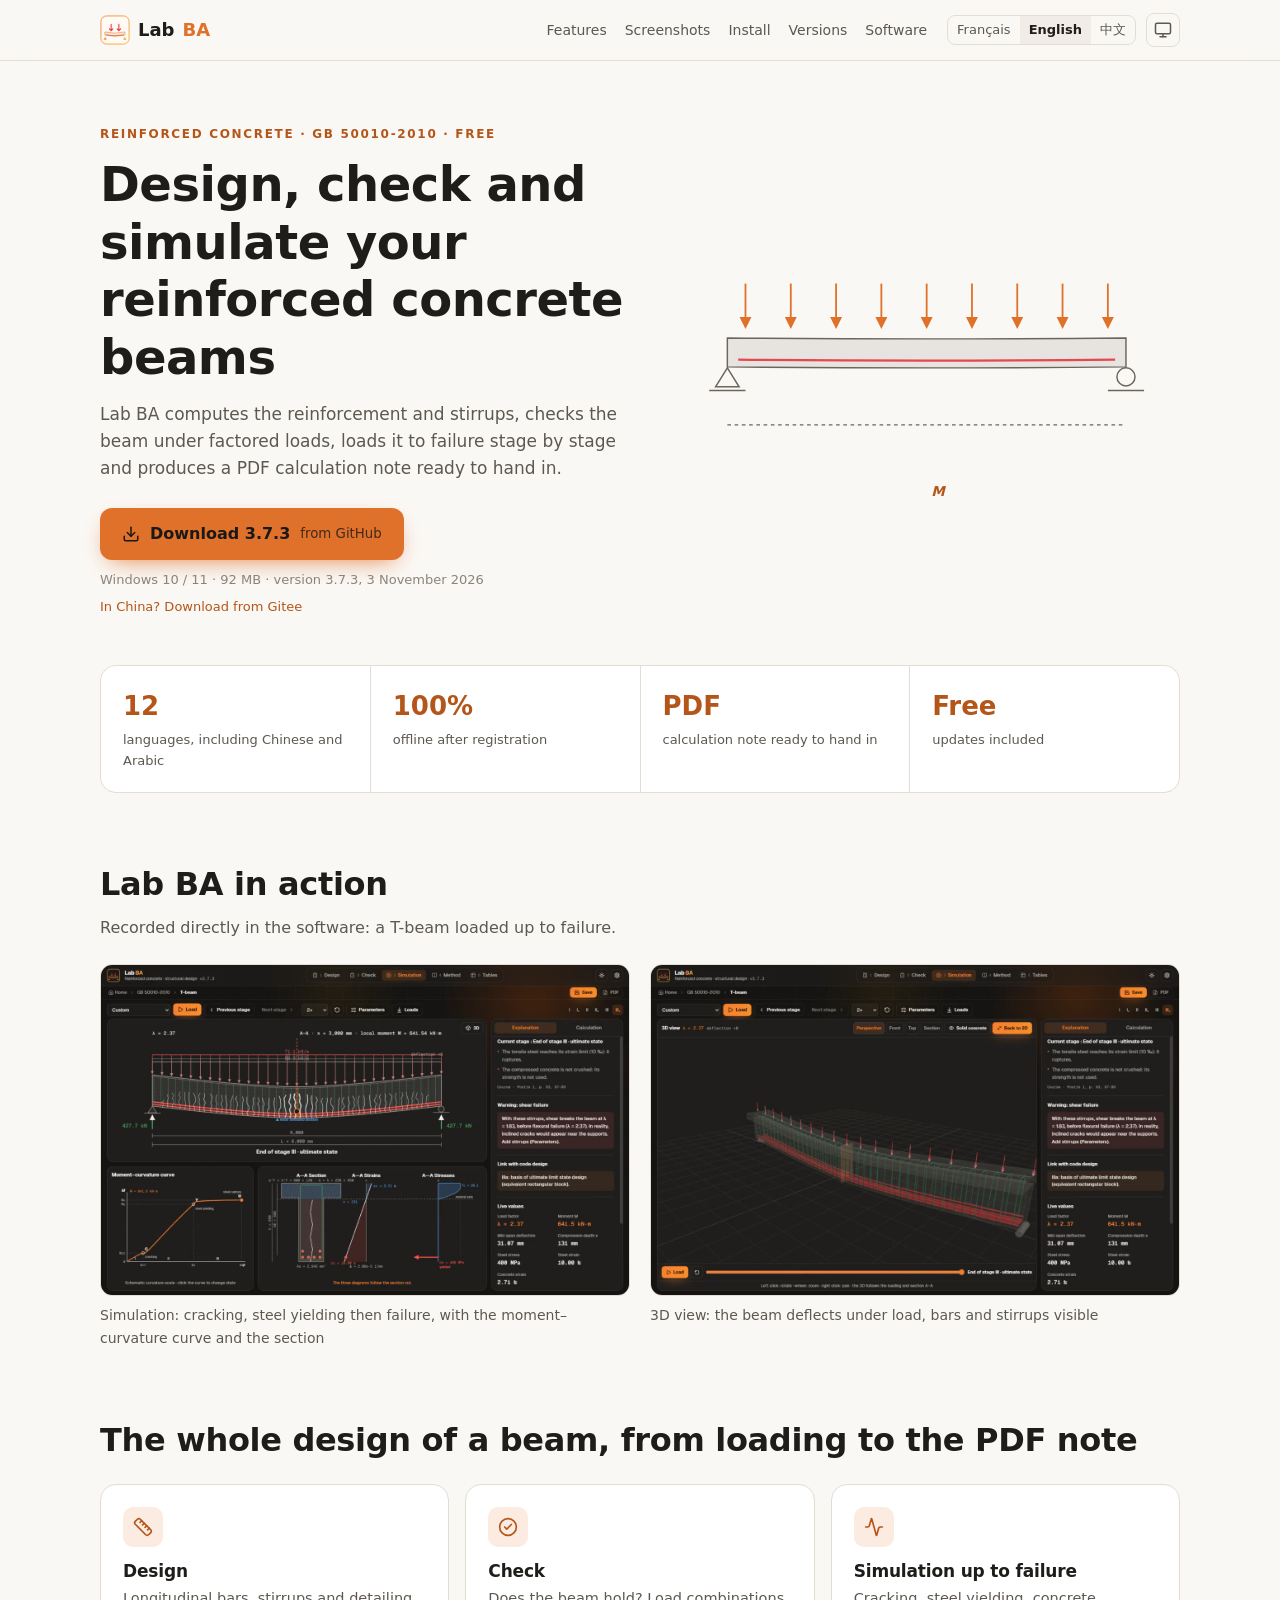
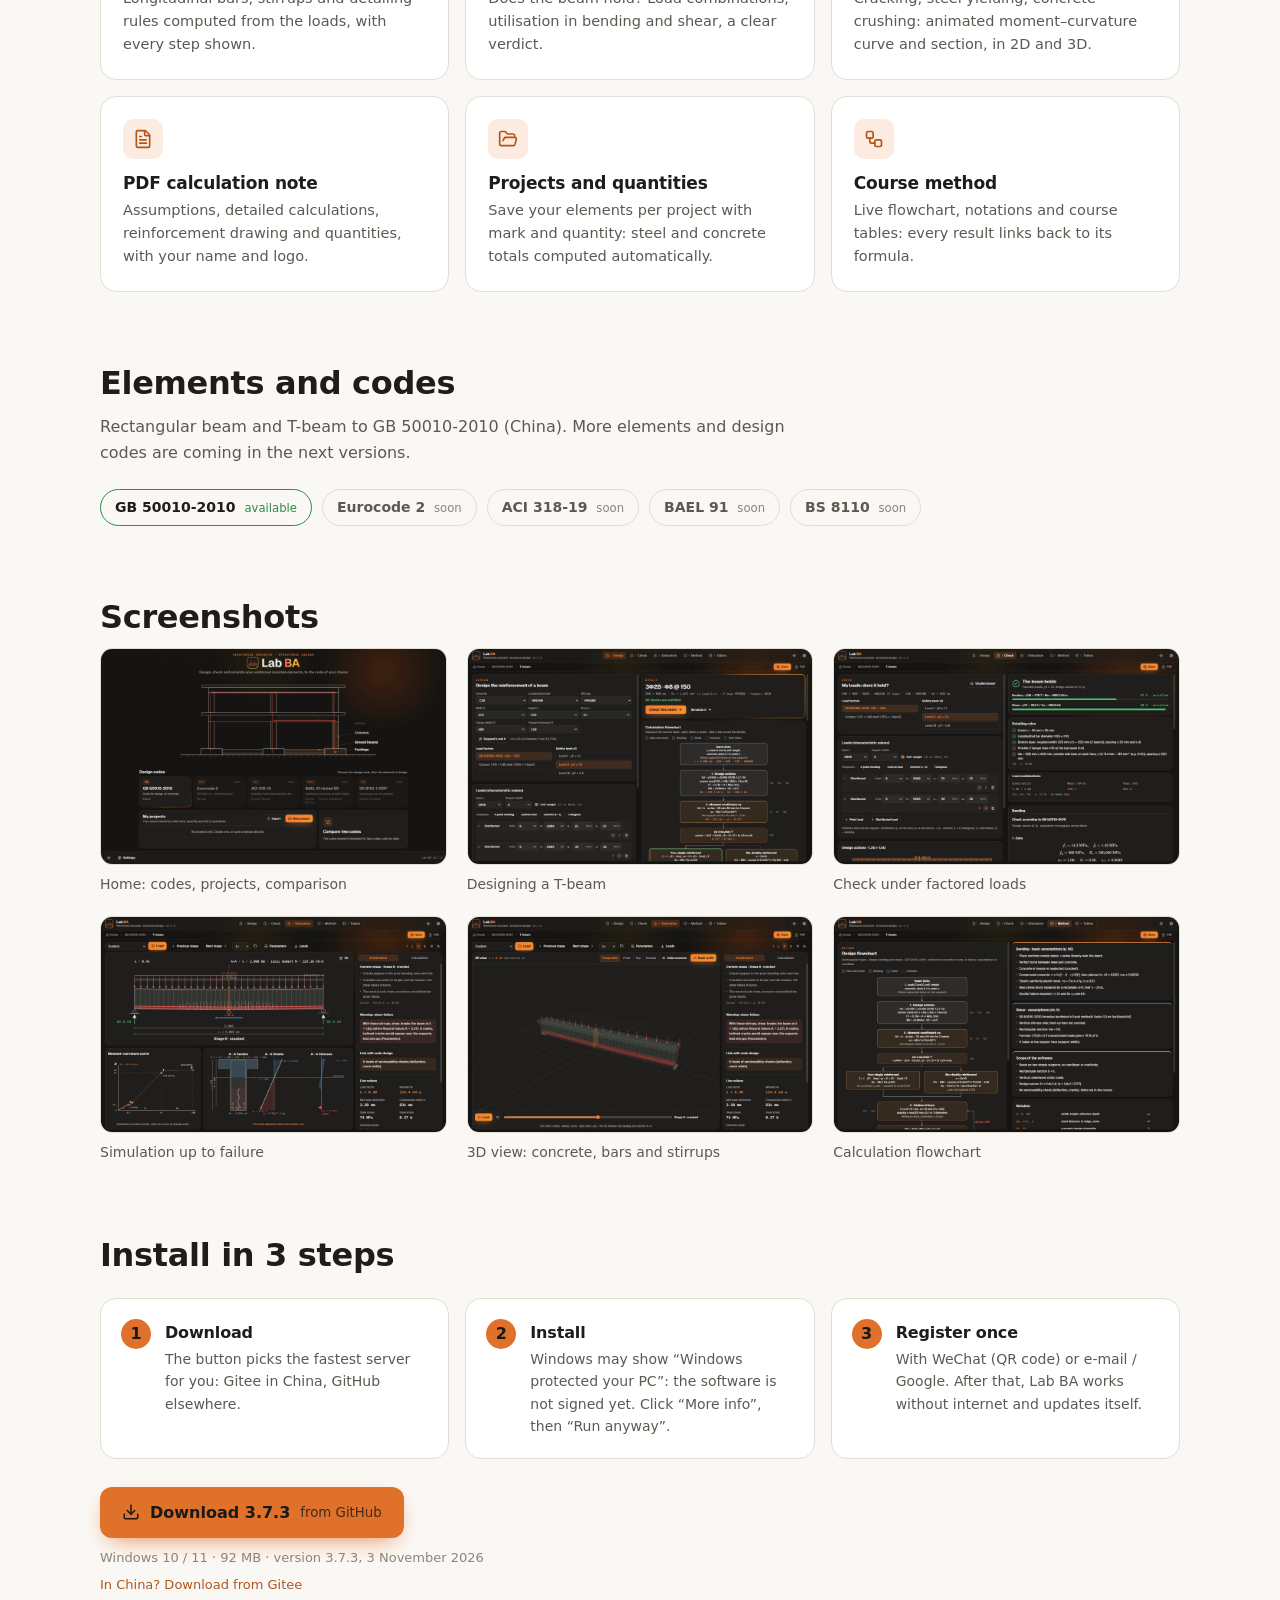
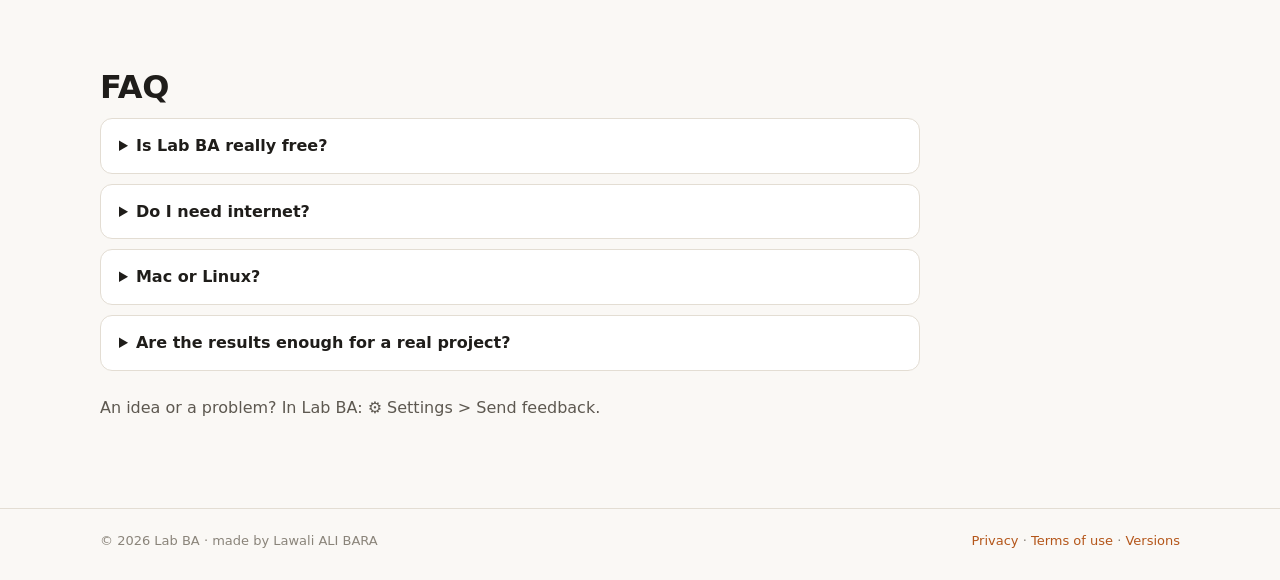
<file: docs/index.html>
<!doctype html>
<html lang="fr-FR" data-langue="fr">
<head>
<meta charset="utf-8">
<meta name="viewport" content="width=device-width, initial-scale=1">
<title>Lab BA · Logiciel de béton armé gratuit</title>
<meta name="description" content="Dimensionnez, vérifiez et simulez vos poutres en béton armé (GB 50010-2010). Note de calcul PDF, simulation jusqu'à la rupture, 12 langues, hors ligne. Gratuit pour Windows.">
<link rel="canonical" href="https://alibaralawali-creator.github.io/lab-ba/">
<link rel="alternate" hreflang="fr" href="https://alibaralawali-creator.github.io/lab-ba/">
<link rel="alternate" hreflang="en" href="https://alibaralawali-creator.github.io/lab-ba/en/">
<link rel="alternate" hreflang="zh" href="https://alibaralawali-creator.github.io/lab-ba/zh/">
<link rel="alternate" hreflang="x-default" href="https://alibaralawali-creator.github.io/lab-ba/">
<meta property="og:type" content="website">
<meta property="og:title" content="Lab BA · Logiciel de béton armé gratuit">
<meta property="og:description" content="Dimensionnez, vérifiez et simulez vos poutres en béton armé (GB 50010-2010). Note de calcul PDF, simulation jusqu'à la rupture, 12 langues, hors ligne. Gratuit pour Windows.">
<meta property="og:image" content="https://alibaralawali-creator.github.io/lab-ba/captures/apercu.jpg">
<meta property="og:url" content="https://alibaralawali-creator.github.io/lab-ba/">
<meta name="twitter:card" content="summary_large_image">
<meta name="theme-color" content="#1a1917">
<link rel="icon" href="logo.svg" type="image/svg+xml">
<link rel="alternate icon" href="icone.png">
<link rel="stylesheet" href="assets/style.css">
<script>try{var t=localStorage.getItem("labba-site-theme");if(t==="light"||t==="dark")document.documentElement.dataset.theme=t}catch(e){}</script>
<script src="assets/site.js" defer></script>
</head>
<body>
<header class="entete">
  <div class="largeur entete-ligne">
    <a class="logo" href="index.html"><svg class="logo-dessin" width="30" height="30" viewBox="0 0 512 512" aria-hidden="true"><defs><linearGradient id="logo-or" x1="0" y1="0" x2="1" y2="1"><stop offset="0" stop-color="#f08a3e"/><stop offset="1" stop-color="#f5b041"/></linearGradient></defs>
<rect x="16" y="16" width="480" height="480" rx="96" fill="var(--logo-fond)" stroke="url(#logo-or)" stroke-width="16"/>
<path d="M136 24 V488 M256 24 V488 M376 24 V488 M24 136 H488 M24 256 H488 M24 376 H488" stroke="var(--logo-grille)" stroke-width="2"/>
<g transform="translate(0 44)"><g stroke="var(--logo-charge)" stroke-width="18" stroke-linecap="round" stroke-linejoin="round" fill="none"><path d="M190 116 V222 M160 192 L190 224 L220 192"/><path d="M322 116 V222 M292 192 L322 224 L352 192"/></g>
<path d="M84 246 Q256 286 428 246 V298 Q256 338 84 298 Z" fill="var(--logo-poutre)" stroke="url(#logo-or)" stroke-width="12" stroke-linejoin="round"/>
<path d="M110 296 Q256 330 402 296" stroke="var(--logo-charge)" stroke-width="11" stroke-linecap="round" fill="none"/>
<path d="M88 330 L118 380 H58 Z M424 330 L454 380 H394 Z" fill="url(#logo-or)"/></g></svg> Lab <span>BA</span></a>
    <nav class="menu" aria-label="Menu">
      <a href="#fonctions">Fonctions</a>
      <a href="#captures">Captures</a>
      <a href="#installation">Installation</a>
      <a href="versions.html">Versions</a>
      <a href="logiciels.html">Logiciels</a>
    </nav>
    <div class="outils">
      <div class="langues"><a href="index.html" data-choix-langue="fr" aria-current="true">Français</a><a href="en/index.html" data-choix-langue="en">English</a><a href="zh/index.html" data-choix-langue="zh">中文</a></div>
      <button class="bouton-icone" data-theme-bouton data-titre-auto="Thème : automatique (comme l'ordinateur)" data-titre-light="Thème : clair" data-titre-dark="Thème : sombre" aria-label="Thème : automatique (comme l'ordinateur)" title="Thème : automatique (comme l'ordinateur)"><span data-icone="auto"><svg class="icone" width="18" height="18" viewBox="0 0 24 24" fill="none" stroke="currentColor" stroke-width="2" stroke-linecap="round" stroke-linejoin="round" aria-hidden="true"><rect width="20" height="14" x="2" y="3" rx="2"/><line x1="8" x2="16" y1="21" y2="21"/><line x1="12" x2="12" y1="17" y2="21"/></svg></span><span data-icone="light"><svg class="icone" width="18" height="18" viewBox="0 0 24 24" fill="none" stroke="currentColor" stroke-width="2" stroke-linecap="round" stroke-linejoin="round" aria-hidden="true"><circle cx="12" cy="12" r="4"/><path d="M12 2v2"/><path d="M12 20v2"/><path d="m4.93 4.93 1.41 1.41"/><path d="m17.66 17.66 1.41 1.41"/><path d="M2 12h2"/><path d="M20 12h2"/><path d="m6.34 17.66-1.41 1.41"/><path d="m19.07 4.93-1.41 1.41"/></svg></span><span data-icone="dark"><svg class="icone" width="18" height="18" viewBox="0 0 24 24" fill="none" stroke="currentColor" stroke-width="2" stroke-linecap="round" stroke-linejoin="round" aria-hidden="true"><path d="M20.985 12.486a9 9 0 1 1-9.473-9.472c.405-.022.617.46.402.803a6 6 0 0 0 8.268 8.268c.344-.215.825-.004.803.401"/></svg></span></button>
    </div>
  </div>
</header>
<main>
<section class="heros largeur">
  <div class="heros-texte">
    <p class="surtitre">Béton armé · GB 50010-2010 · gratuit</p>
    <h1>Dimensionnez, vérifiez et simulez vos poutres en béton armé</h1>
    <p class="chapo">Lab BA calcule les armatures et les étriers, vérifie la poutre sous charges pondérées, la charge jusqu'à la rupture stade par stade et produit une note de calcul PDF prête à rendre.</p>
    <div class="telechargement" data-gitee="https://gitee.com/alibaralawali/lab-ba/releases/download/v3.7.3/Lab-BA-Setup-3.7.3.exe" data-github="https://github.com/alibaralawali-creator/lab-ba/releases/download/v3.7.3/Lab-BA-Setup-3.7.3.exe">
  <a class="bouton-principal" href="https://github.com/alibaralawali-creator/lab-ba/releases/download/v3.7.3/Lab-BA-Setup-3.7.3.exe" data-lien-principal><svg class="icone" width="18" height="18" viewBox="0 0 24 24" fill="none" stroke="currentColor" stroke-width="2" stroke-linecap="round" stroke-linejoin="round" aria-hidden="true"><path d="M12 15V3"/><path d="M21 15v4a2 2 0 0 1-2 2H5a2 2 0 0 1-2-2v-4"/><path d="m7 10 5 5 5-5"/></svg> Télécharger 3.7.3 <small data-serveur-texte data-gitee-texte="depuis Gitee (Chine)" data-github-texte="depuis GitHub">depuis GitHub</small></a>
  <p class="infos">Windows 10 / 11 · 92 Mo · version 3.7.3 du 3 novembre 2026</p>
  <a class="autre-serveur" href="https://gitee.com/alibaralawali/lab-ba/releases/download/v3.7.3/Lab-BA-Setup-3.7.3.exe" data-lien-autre data-gitee-texte="Hors de Chine ? Télécharger depuis GitHub" data-github-texte="En Chine ? Télécharger depuis Gitee">En Chine ? Télécharger depuis Gitee</a>
</div>
  </div>
  <div class="heros-image"><svg class="poutre" viewBox="0 0 560 300" role="img" aria-label="Lab BA">
  <g class="trait-fleches"><g><line x1="80" x2="80" y1="58" y2="102"/><path d="M75,96 L80,106 L85,96 Z"/>
      <animateTransform attributeName="transform" type="translate" values="0,-24; 0,0; 0,0; 0,-24" keyTimes="0;0.3;0.8;1" dur="6s" repeatCount="indefinite"/>
      <animate attributeName="opacity" values="0;1;1;0" keyTimes="0;0.25;0.85;1" dur="6s" repeatCount="indefinite"/></g><g><line x1="130" x2="130" y1="58" y2="102"/><path d="M125,96 L130,106 L135,96 Z"/>
      <animateTransform attributeName="transform" type="translate" values="0,-24; 0,0; 0,0; 0,-24" keyTimes="0;0.3;0.8;1" dur="6s" repeatCount="indefinite"/>
      <animate attributeName="opacity" values="0;1;1;0" keyTimes="0;0.25;0.85;1" dur="6s" repeatCount="indefinite"/></g><g><line x1="180" x2="180" y1="58" y2="102"/><path d="M175,96 L180,106 L185,96 Z"/>
      <animateTransform attributeName="transform" type="translate" values="0,-24; 0,0; 0,0; 0,-24" keyTimes="0;0.3;0.8;1" dur="6s" repeatCount="indefinite"/>
      <animate attributeName="opacity" values="0;1;1;0" keyTimes="0;0.25;0.85;1" dur="6s" repeatCount="indefinite"/></g><g><line x1="230" x2="230" y1="58" y2="102"/><path d="M225,96 L230,106 L235,96 Z"/>
      <animateTransform attributeName="transform" type="translate" values="0,-24; 0,0; 0,0; 0,-24" keyTimes="0;0.3;0.8;1" dur="6s" repeatCount="indefinite"/>
      <animate attributeName="opacity" values="0;1;1;0" keyTimes="0;0.25;0.85;1" dur="6s" repeatCount="indefinite"/></g><g><line x1="280" x2="280" y1="58" y2="102"/><path d="M275,96 L280,106 L285,96 Z"/>
      <animateTransform attributeName="transform" type="translate" values="0,-24; 0,0; 0,0; 0,-24" keyTimes="0;0.3;0.8;1" dur="6s" repeatCount="indefinite"/>
      <animate attributeName="opacity" values="0;1;1;0" keyTimes="0;0.25;0.85;1" dur="6s" repeatCount="indefinite"/></g><g><line x1="330" x2="330" y1="58" y2="102"/><path d="M325,96 L330,106 L335,96 Z"/>
      <animateTransform attributeName="transform" type="translate" values="0,-24; 0,0; 0,0; 0,-24" keyTimes="0;0.3;0.8;1" dur="6s" repeatCount="indefinite"/>
      <animate attributeName="opacity" values="0;1;1;0" keyTimes="0;0.25;0.85;1" dur="6s" repeatCount="indefinite"/></g><g><line x1="380" x2="380" y1="58" y2="102"/><path d="M375,96 L380,106 L385,96 Z"/>
      <animateTransform attributeName="transform" type="translate" values="0,-24; 0,0; 0,0; 0,-24" keyTimes="0;0.3;0.8;1" dur="6s" repeatCount="indefinite"/>
      <animate attributeName="opacity" values="0;1;1;0" keyTimes="0;0.25;0.85;1" dur="6s" repeatCount="indefinite"/></g><g><line x1="430" x2="430" y1="58" y2="102"/><path d="M425,96 L430,106 L435,96 Z"/>
      <animateTransform attributeName="transform" type="translate" values="0,-24; 0,0; 0,0; 0,-24" keyTimes="0;0.3;0.8;1" dur="6s" repeatCount="indefinite"/>
      <animate attributeName="opacity" values="0;1;1;0" keyTimes="0;0.25;0.85;1" dur="6s" repeatCount="indefinite"/></g><g><line x1="480" x2="480" y1="58" y2="102"/><path d="M475,96 L480,106 L485,96 Z"/>
      <animateTransform attributeName="transform" type="translate" values="0,-24; 0,0; 0,0; 0,-24" keyTimes="0;0.3;0.8;1" dur="6s" repeatCount="indefinite"/>
      <animate attributeName="opacity" values="0;1;1;0" keyTimes="0;0.25;0.85;1" dur="6s" repeatCount="indefinite"/></g></g>
  <path class="beton"><animate attributeName="d" values="M60,118 Q280,118 500,118 L500,150 Q280,150 60,150 Z;M60,118 Q280,118 500,118 L500,150 Q280,150 60,150 Z;M60,118 Q280,140 500,118 L500,150 Q280,172 60,150 Z;M60,118 Q280,140 500,118 L500,150 Q280,172 60,150 Z;M60,118 Q280,118 500,118 L500,150 Q280,150 60,150 Z" keyTimes="0;0.25;0.75;0.85;1" dur="6s" repeatCount="indefinite"/></path>
  <path class="armature"><animate attributeName="d" values="M72,142 Q280,142 488,142;M72,142 Q280,142 488,142;M72,142 Q280,164 488,142;M72,142 Q280,164 488,142;M72,142 Q280,142 488,142" keyTimes="0;0.25;0.75;0.85;1" dur="6s" repeatCount="indefinite"/></path>
  <g class="fissures"><line x1="235" x2="232" y1="168" y2="142">
      <animate attributeName="opacity" values="0;0;1;1;0" keyTimes="0;0.45;0.55;0.85;1" dur="6s" repeatCount="indefinite"/></line><line x1="262" x2="265" y1="168" y2="142">
      <animate attributeName="opacity" values="0;0;1;1;0" keyTimes="0;0.48;0.5800000000000001;0.85;1" dur="6s" repeatCount="indefinite"/></line><line x1="290" x2="287" y1="168" y2="136">
      <animate attributeName="opacity" values="0;0;1;1;0" keyTimes="0;0.51;0.6100000000000001;0.85;1" dur="6s" repeatCount="indefinite"/></line><line x1="318" x2="321" y1="168" y2="142">
      <animate attributeName="opacity" values="0;0;1;1;0" keyTimes="0;0.54;0.64;0.85;1" dur="6s" repeatCount="indefinite"/></line><line x1="345" x2="342" y1="168" y2="142">
      <animate attributeName="opacity" values="0;0;1;1;0" keyTimes="0;0.5700000000000001;0.67;0.85;1" dur="6s" repeatCount="indefinite"/></line></g>
  <path class="appui" d="M60,151 L47,172 L73,172 Z"/><line class="appui" x1="40" x2="80" y1="176" y2="176"/>
  <circle class="appui" cx="500" cy="161" r="10"/><line class="appui" x1="480" x2="520" y1="176" y2="176"/>
  <line class="axe" x1="60" x2="500" y1="214" y2="214"/>
  <path class="moment" d="M60,214 Q280,318 500,214" pathLength="1"><animate attributeName="stroke-dashoffset" values="1;1;0;0;1" keyTimes="0;0.3;0.7;0.9;1" dur="6s" repeatCount="indefinite"/><animate attributeName="fill-opacity" values="0;0;1;1;0" keyTimes="0;0.4;0.7;0.9;1" dur="6s" repeatCount="indefinite"/></path>
  <text class="etiquette" x="285" y="292">M</text>
</svg></div>
</section>

<section class="chiffres largeur" aria-label="Lab BA">
  <div><strong>12</strong><span>langues, dont le chinois et l'arabe</span></div>
  <div><strong>100 %</strong><span>hors ligne après l'inscription</span></div>
  <div><strong>PDF</strong><span>note de calcul prête à rendre</span></div>
  <div><strong>0 €</strong><span>gratuit, mises à jour comprises</span></div>
</section>

<section id="action" class="bloc largeur">
  <h2>Lab BA en action</h2>
  <p class="texte-section">Filmé directement dans le logiciel : une poutre en T chargée jusqu'à la rupture.</p>
  <div class="grille-videos">
    <figure class="video"><video data-agrandir-video="videos/fr-simulation.mp4" title="Agrandir" src="videos/fr-simulation.mp4" poster="videos/fr-simulation.jpg" width="1280" height="800" autoplay muted loop playsinline preload="metadata" aria-label="Simulation : fissuration, plastification de l'acier puis rupture, avec la courbe moment–courbure et la coupe"></video>
      <figcaption>Simulation : fissuration, plastification de l'acier puis rupture, avec la courbe moment–courbure et la coupe</figcaption></figure>
    <figure class="video"><video data-agrandir-video="videos/fr-3d.mp4" title="Agrandir" src="videos/fr-3d.mp4" poster="videos/fr-3d.jpg" width="1280" height="800" autoplay muted loop playsinline preload="metadata" aria-label="Vue 3D : la poutre fléchit sous la charge, armatures et étriers visibles"></video>
      <figcaption>Vue 3D : la poutre fléchit sous la charge, armatures et étriers visibles</figcaption></figure>
  </div>
</section>

<section id="fonctions" class="bloc largeur">
  <h2>Tout le calcul d'une poutre, du chargement à la note PDF</h2>
  <div class="grille-fonctions">
    <article class="carte"><span class="pastille"><svg class="icone" width="20" height="20" viewBox="0 0 24 24" fill="none" stroke="currentColor" stroke-width="2" stroke-linecap="round" stroke-linejoin="round" aria-hidden="true"><path d="M21.3 15.3a2.4 2.4 0 0 1 0 3.4l-2.6 2.6a2.4 2.4 0 0 1-3.4 0L2.7 8.7a2.41 2.41 0 0 1 0-3.4l2.6-2.6a2.41 2.41 0 0 1 3.4 0Z"/><path d="m14.5 12.5 2-2"/><path d="m11.5 9.5 2-2"/><path d="m8.5 6.5 2-2"/><path d="m17.5 15.5 2-2"/></svg></span><h3>Dimensionnement</h3><p>Armatures longitudinales, étriers et dispositions constructives calculés à partir des charges, avec le détail de chaque étape.</p></article>
    <article class="carte"><span class="pastille"><svg class="icone" width="20" height="20" viewBox="0 0 24 24" fill="none" stroke="currentColor" stroke-width="2" stroke-linecap="round" stroke-linejoin="round" aria-hidden="true"><circle cx="12" cy="12" r="10"/><path d="m16 9-5.5 5.5L8 12"/></svg></span><h3>Vérification</h3><p>La poutre tient-elle ? Combinaisons de charges, taux d'utilisation en flexion et à l'effort tranchant, verdict clair.</p></article>
    <article class="carte"><span class="pastille"><svg class="icone" width="20" height="20" viewBox="0 0 24 24" fill="none" stroke="currentColor" stroke-width="2" stroke-linecap="round" stroke-linejoin="round" aria-hidden="true"><path d="M22 12h-2.48a2 2 0 0 0-1.93 1.46l-2.35 8.36a.25.25 0 0 1-.48 0L9.24 2.18a.25.25 0 0 0-.48 0l-2.35 8.36A2 2 0 0 1 4.49 12H2"/></svg></span><h3>Simulation jusqu'à la rupture</h3><p>Fissuration, plastification de l'acier, écrasement du béton : courbe moment–courbure et coupe animées, en 2D et en 3D.</p></article>
    <article class="carte"><span class="pastille"><svg class="icone" width="20" height="20" viewBox="0 0 24 24" fill="none" stroke="currentColor" stroke-width="2" stroke-linecap="round" stroke-linejoin="round" aria-hidden="true"><path d="M6 22a2 2 0 0 1-2-2V4a2 2 0 0 1 2-2h8a2.4 2.4 0 0 1 1.704.706l3.588 3.588A2.4 2.4 0 0 1 20 8v12a2 2 0 0 1-2 2z"/><path d="M14 2v5a1 1 0 0 0 1 1h5"/><path d="M10 9H8"/><path d="M16 13H8"/><path d="M16 17H8"/></svg></span><h3>Note de calcul PDF</h3><p>Hypothèses, calculs détaillés, plan de ferraillage et métré, à votre nom et avec votre logo.</p></article>
    <article class="carte"><span class="pastille"><svg class="icone" width="20" height="20" viewBox="0 0 24 24" fill="none" stroke="currentColor" stroke-width="2" stroke-linecap="round" stroke-linejoin="round" aria-hidden="true"><path d="m6 14 1.5-2.9A2 2 0 0 1 9.24 10H20a2 2 0 0 1 1.94 2.5l-1.54 6a2 2 0 0 1-1.95 1.5H4a2 2 0 0 1-2-2V5a2 2 0 0 1 2-2h3.9a2 2 0 0 1 1.69.9l.81 1.2a2 2 0 0 0 1.67.9H18a2 2 0 0 1 2 2v2"/></svg></span><h3>Projets et métré</h3><p>Enregistrez vos éléments par projet avec repère et quantité : acier et béton totalisés automatiquement.</p></article>
    <article class="carte"><span class="pastille"><svg class="icone" width="20" height="20" viewBox="0 0 24 24" fill="none" stroke="currentColor" stroke-width="2" stroke-linecap="round" stroke-linejoin="round" aria-hidden="true"><rect width="8" height="8" x="3" y="3" rx="2"/><path d="M7 11v4a2 2 0 0 0 2 2h4"/><rect width="8" height="8" x="13" y="13" rx="2"/></svg></span><h3>Méthode du cours</h3><p>Organigramme vivant, notations et tableaux du cours : chaque résultat se relie à sa formule.</p></article>
  </div>
</section>

<section class="bloc largeur">
  <h2>Éléments et normes</h2>
  <p class="texte-section">Poutre rectangulaire et poutre en T selon GB 50010-2010 (Chine). Les autres éléments et normes arrivent dans les prochaines versions.</p>
  <div class="normes">
    <span class="norme dispo">GB 50010-2010 <small>disponible</small></span>
    <span class="norme">Eurocode 2 <small>bientôt</small></span>
    <span class="norme">ACI 318-19 <small>bientôt</small></span>
    <span class="norme">BAEL 91 <small>bientôt</small></span>
    <span class="norme">BS 8110 <small>bientôt</small></span>
  </div>
</section>

<section id="captures" class="bloc largeur">
  <h2>Captures d'écran</h2>
  <div class="grille-captures">
    <figure class="capture"><button data-agrandir="captures/fr-accueil.jpg" aria-label="Agrandir : Accueil : normes, projets, comparaison">
      <img src="captures/fr-accueil.jpg" alt="Accueil : normes, projets, comparaison" width="1440" height="900" loading="lazy"></button>
      <figcaption>Accueil : normes, projets, comparaison</figcaption></figure>
    <figure class="capture"><button data-agrandir="captures/fr-dimensionnement.jpg" aria-label="Agrandir : Dimensionnement d'une poutre en T">
      <img src="captures/fr-dimensionnement.jpg" alt="Dimensionnement d'une poutre en T" width="1440" height="900" loading="lazy"></button>
      <figcaption>Dimensionnement d'une poutre en T</figcaption></figure>
    <figure class="capture"><button data-agrandir="captures/fr-verification.jpg" aria-label="Agrandir : Vérification sous charges pondérées">
      <img src="captures/fr-verification.jpg" alt="Vérification sous charges pondérées" width="1440" height="900" loading="lazy"></button>
      <figcaption>Vérification sous charges pondérées</figcaption></figure>
    <figure class="capture"><button data-agrandir="captures/fr-simulation.jpg" aria-label="Agrandir : Simulation jusqu'à la rupture">
      <img src="captures/fr-simulation.jpg" alt="Simulation jusqu'à la rupture" width="1440" height="900" loading="lazy"></button>
      <figcaption>Simulation jusqu'à la rupture</figcaption></figure>
    <figure class="capture"><button data-agrandir="captures/fr-3d.jpg" aria-label="Agrandir : Vue 3D : béton, armatures et étriers">
      <img src="captures/fr-3d.jpg" alt="Vue 3D : béton, armatures et étriers" width="1440" height="900" loading="lazy"></button>
      <figcaption>Vue 3D : béton, armatures et étriers</figcaption></figure>
    <figure class="capture"><button data-agrandir="captures/fr-methode.jpg" aria-label="Agrandir : Organigramme du calcul">
      <img src="captures/fr-methode.jpg" alt="Organigramme du calcul" width="1440" height="900" loading="lazy"></button>
      <figcaption>Organigramme du calcul</figcaption></figure>
  </div>
</section>

<section id="installation" class="bloc largeur">
  <h2>Installation en 3 étapes</h2>
  <ol class="etapes">
    <li><span class="numero">1</span><div><h3>Télécharger</h3><p>Le bouton choisit le serveur le plus rapide pour vous : Gitee en Chine, GitHub ailleurs.</p></div></li>
    <li><span class="numero">2</span><div><h3>Installer</h3><p>Windows peut afficher « Windows a protégé votre ordinateur » : le logiciel n'est pas encore signé. Cliquez sur « Informations complémentaires » puis « Exécuter quand même ».</p></div></li>
    <li><span class="numero">3</span><div><h3>S'inscrire une fois</h3><p>Avec WeChat (QR code) ou un e-mail / Google. Ensuite, Lab BA fonctionne sans internet et se met à jour tout seul.</p></div></li>
  </ol>
  <div class="telechargement" data-gitee="https://gitee.com/alibaralawali/lab-ba/releases/download/v3.7.3/Lab-BA-Setup-3.7.3.exe" data-github="https://github.com/alibaralawali-creator/lab-ba/releases/download/v3.7.3/Lab-BA-Setup-3.7.3.exe">
  <a class="bouton-principal" href="https://github.com/alibaralawali-creator/lab-ba/releases/download/v3.7.3/Lab-BA-Setup-3.7.3.exe" data-lien-principal><svg class="icone" width="18" height="18" viewBox="0 0 24 24" fill="none" stroke="currentColor" stroke-width="2" stroke-linecap="round" stroke-linejoin="round" aria-hidden="true"><path d="M12 15V3"/><path d="M21 15v4a2 2 0 0 1-2 2H5a2 2 0 0 1-2-2v-4"/><path d="m7 10 5 5 5-5"/></svg> Télécharger 3.7.3 <small data-serveur-texte data-gitee-texte="depuis Gitee (Chine)" data-github-texte="depuis GitHub">depuis GitHub</small></a>
  <p class="infos">Windows 10 / 11 · 92 Mo · version 3.7.3 du 3 novembre 2026</p>
  <a class="autre-serveur" href="https://gitee.com/alibaralawali/lab-ba/releases/download/v3.7.3/Lab-BA-Setup-3.7.3.exe" data-lien-autre data-gitee-texte="Hors de Chine ? Télécharger depuis GitHub" data-github-texte="En Chine ? Télécharger depuis Gitee">En Chine ? Télécharger depuis Gitee</a>
</div>
</section>

<section class="bloc largeur">
  <h2>Questions fréquentes</h2>
  <div class="faq">
    <details><summary>Lab BA est-il vraiment gratuit ?</summary><p>Oui, toutes les fonctions actuelles et les mises à jour sont gratuites.</p></details>
    <details><summary>Faut-il internet ?</summary><p>Seulement pour l'inscription et les mises à jour. Les calculs et les PDF se font hors ligne, vos projets restent sur votre ordinateur.</p></details>
    <details><summary>Mac ou Linux ?</summary><p>Pas pour l'instant : Lab BA fonctionne sous Windows 10 et 11 (64 bits).</p></details>
    <details><summary>Les résultats suffisent-ils pour un projet réel ?</summary><p>Lab BA est un outil d'étude et de pré-dimensionnement : les résultats doivent être vérifiés par un ingénieur qualifié.</p></details>
  </div>
  <p class="texte-section avis">Une idée, un problème ? Dans Lab BA : ⚙ Paramètres > Donner mon avis.</p>
</section>
</main>
<dialog class="visionneuse" aria-label="Captures d'écran"><button class="bouton-icone fermer" aria-label="Fermer"><svg class="icone" width="20" height="20" viewBox="0 0 24 24" fill="none" stroke="currentColor" stroke-width="2" stroke-linecap="round" stroke-linejoin="round" aria-hidden="true"><path d="M18 6 6 18"/><path d="m6 6 12 12"/></svg></button><img alt=""><video controls muted loop playsinline></video></dialog>
<footer class="pied">
  <div class="largeur pied-ligne">
    <span>© 2026 Lab BA · conçu par Lawali ALI BARA</span>
    <span><a href="confidentialite.html">Confidentialité</a> · <a href="conditions.html">Conditions d'utilisation</a> · <a href="versions.html">Versions</a></span>
  </div>
</footer>
</body>
</html>
</file>
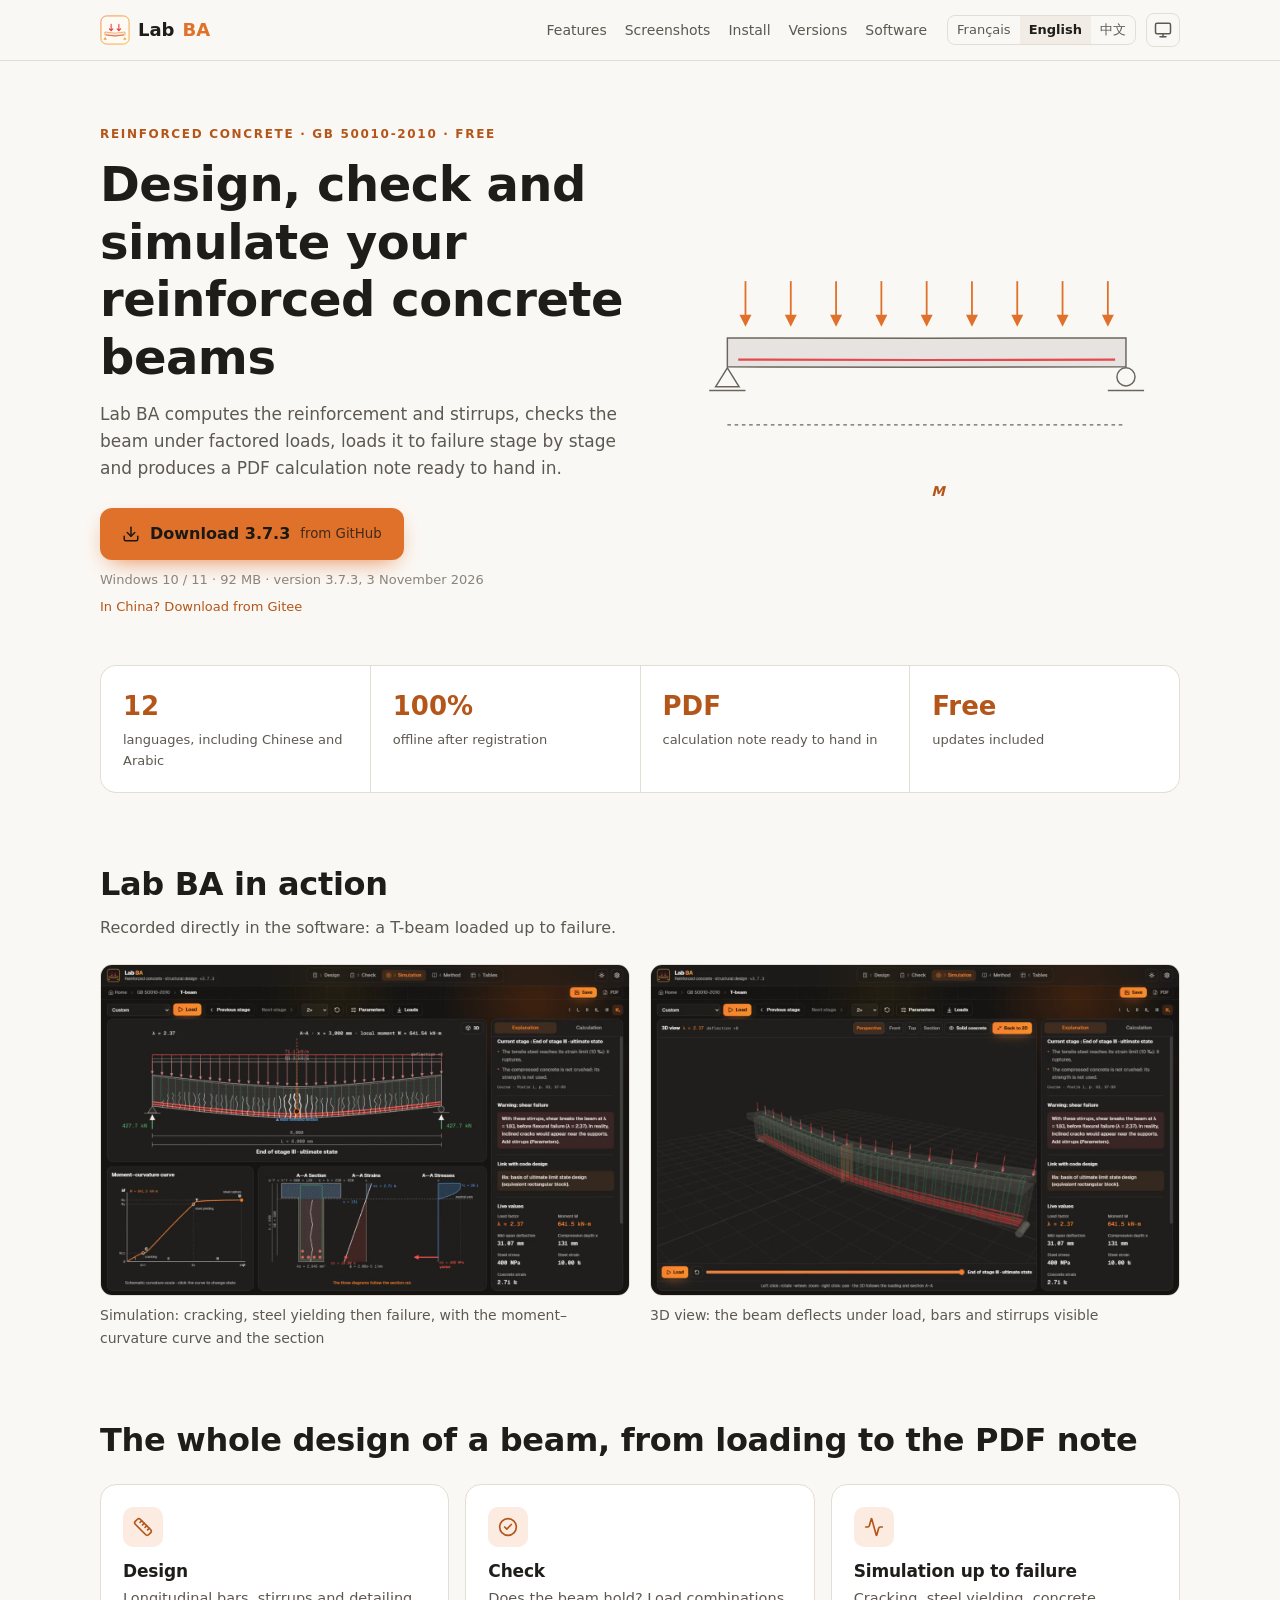
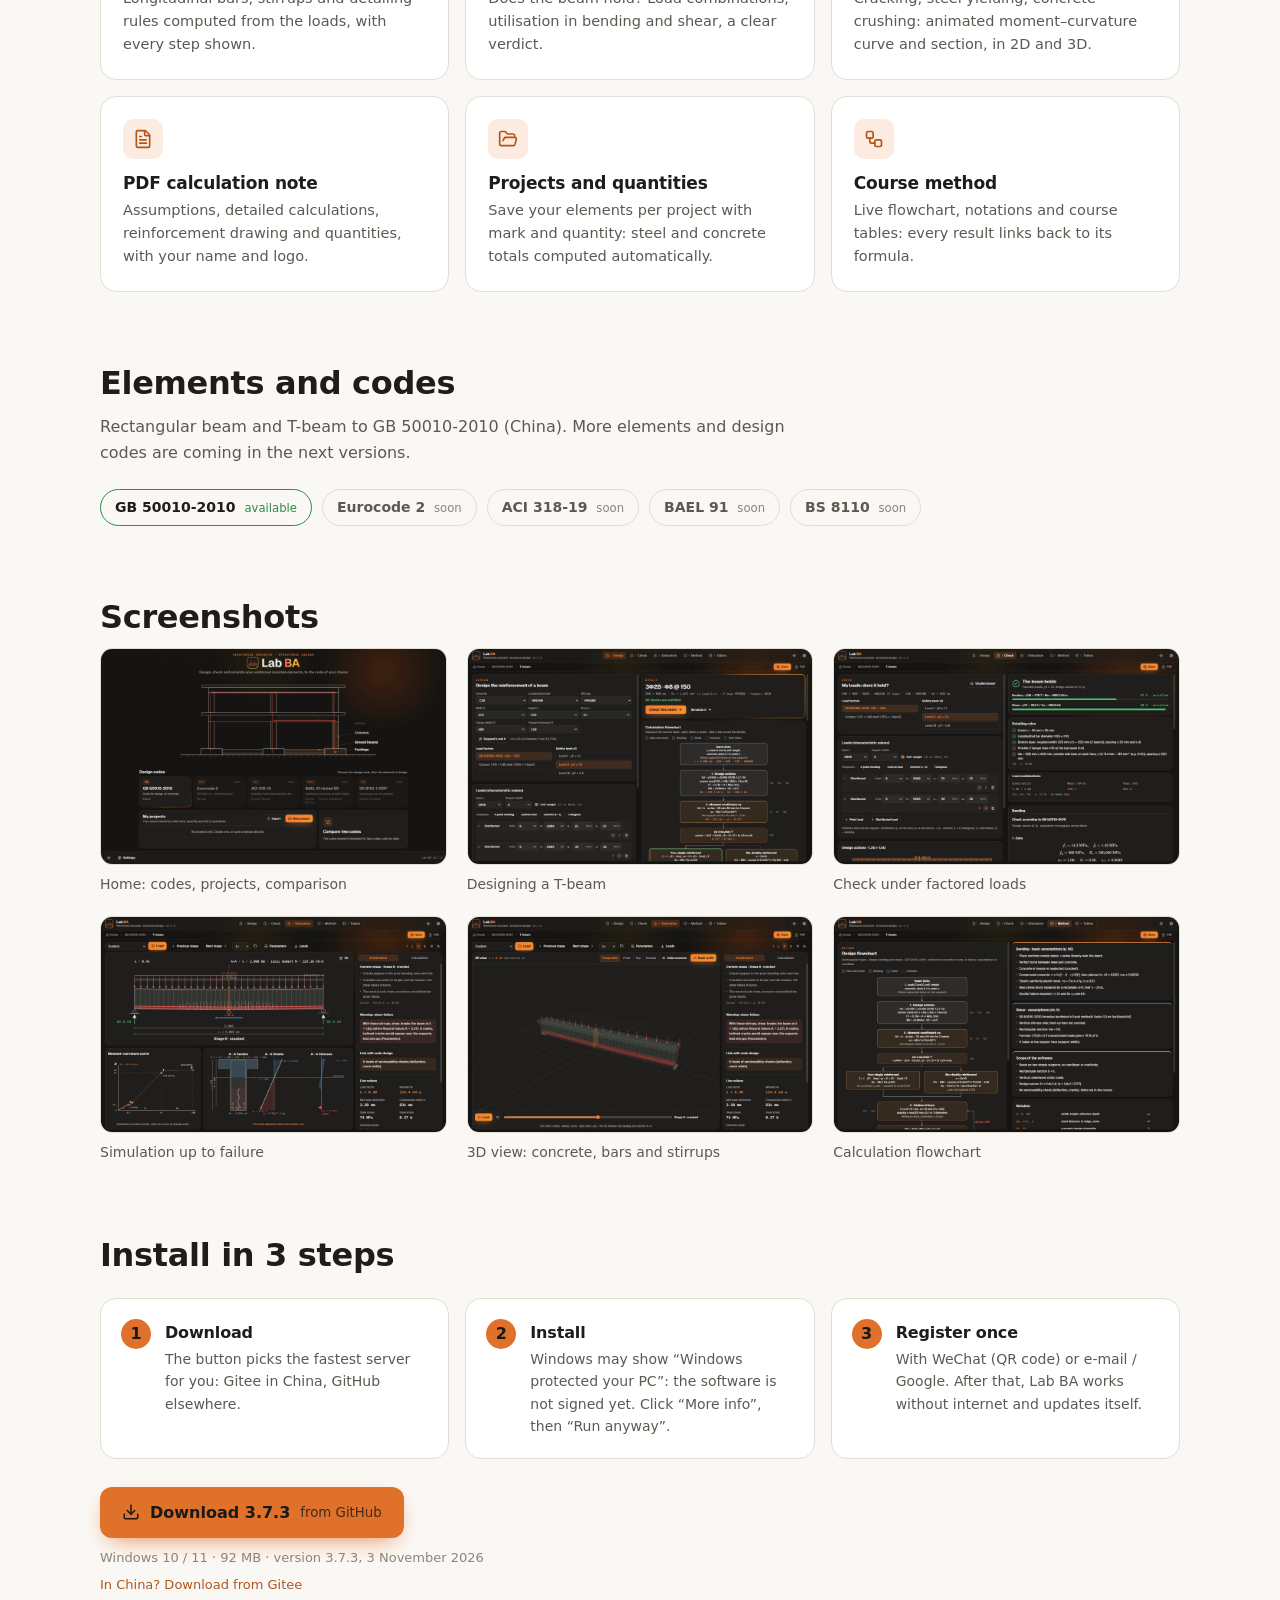
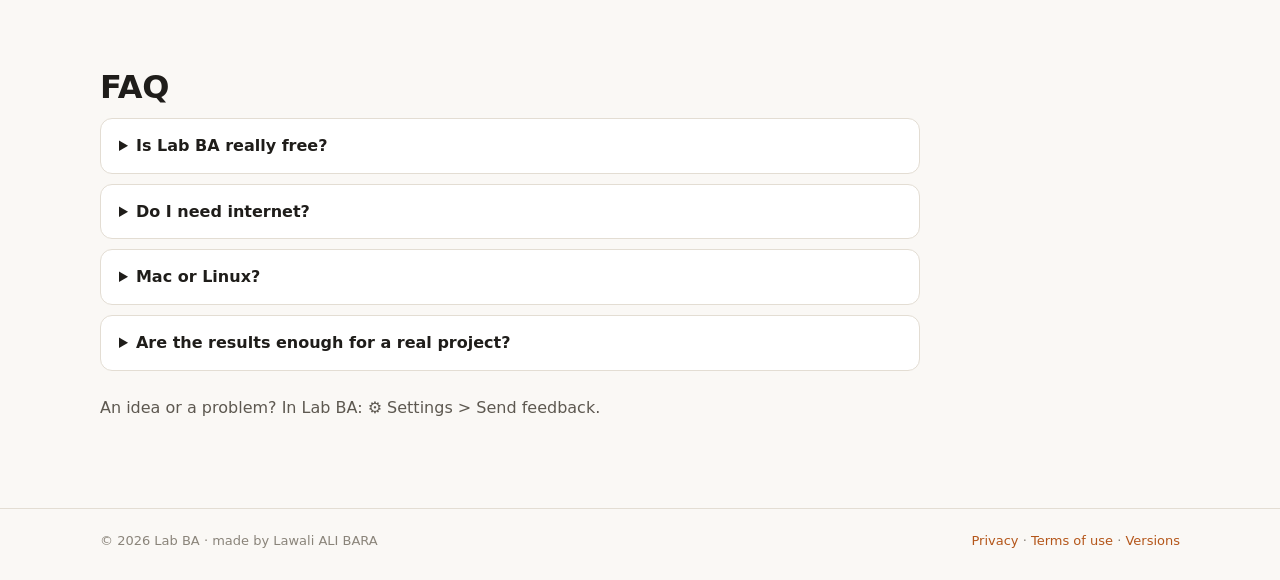
<file: docs/en/index.html>
<!doctype html>
<html lang="en-GB" data-langue="en">
<head>
<meta charset="utf-8">
<meta name="viewport" content="width=device-width, initial-scale=1">
<title>Lab BA · Free reinforced concrete software</title>
<meta name="description" content="Design, check and simulate reinforced concrete beams (GB 50010-2010). PDF calculation notes, simulation up to failure, 12 languages, offline. Free for Windows.">
<link rel="canonical" href="https://alibaralawali-creator.github.io/lab-ba/en/">
<link rel="alternate" hreflang="fr" href="https://alibaralawali-creator.github.io/lab-ba/">
<link rel="alternate" hreflang="en" href="https://alibaralawali-creator.github.io/lab-ba/en/">
<link rel="alternate" hreflang="zh" href="https://alibaralawali-creator.github.io/lab-ba/zh/">
<link rel="alternate" hreflang="x-default" href="https://alibaralawali-creator.github.io/lab-ba/">
<meta property="og:type" content="website">
<meta property="og:title" content="Lab BA · Free reinforced concrete software">
<meta property="og:description" content="Design, check and simulate reinforced concrete beams (GB 50010-2010). PDF calculation notes, simulation up to failure, 12 languages, offline. Free for Windows.">
<meta property="og:image" content="https://alibaralawali-creator.github.io/lab-ba/captures/apercu.jpg">
<meta property="og:url" content="https://alibaralawali-creator.github.io/lab-ba/en/">
<meta name="twitter:card" content="summary_large_image">
<meta name="theme-color" content="#1a1917">
<link rel="icon" href="../logo.svg" type="image/svg+xml">
<link rel="alternate icon" href="../icone.png">
<link rel="stylesheet" href="../assets/style.css">
<script>try{var t=localStorage.getItem("labba-site-theme");if(t==="light"||t==="dark")document.documentElement.dataset.theme=t}catch(e){}</script>
<script src="../assets/site.js" defer></script>
</head>
<body>
<header class="entete">
  <div class="largeur entete-ligne">
    <a class="logo" href="index.html"><svg class="logo-dessin" width="30" height="30" viewBox="0 0 512 512" aria-hidden="true"><defs><linearGradient id="logo-or" x1="0" y1="0" x2="1" y2="1"><stop offset="0" stop-color="#f08a3e"/><stop offset="1" stop-color="#f5b041"/></linearGradient></defs>
<rect x="16" y="16" width="480" height="480" rx="96" fill="var(--logo-fond)" stroke="url(#logo-or)" stroke-width="16"/>
<path d="M136 24 V488 M256 24 V488 M376 24 V488 M24 136 H488 M24 256 H488 M24 376 H488" stroke="var(--logo-grille)" stroke-width="2"/>
<g transform="translate(0 44)"><g stroke="var(--logo-charge)" stroke-width="18" stroke-linecap="round" stroke-linejoin="round" fill="none"><path d="M190 116 V222 M160 192 L190 224 L220 192"/><path d="M322 116 V222 M292 192 L322 224 L352 192"/></g>
<path d="M84 246 Q256 286 428 246 V298 Q256 338 84 298 Z" fill="var(--logo-poutre)" stroke="url(#logo-or)" stroke-width="12" stroke-linejoin="round"/>
<path d="M110 296 Q256 330 402 296" stroke="var(--logo-charge)" stroke-width="11" stroke-linecap="round" fill="none"/>
<path d="M88 330 L118 380 H58 Z M424 330 L454 380 H394 Z" fill="url(#logo-or)"/></g></svg> Lab <span>BA</span></a>
    <nav class="menu" aria-label="Menu">
      <a href="#fonctions">Features</a>
      <a href="#captures">Screenshots</a>
      <a href="#installation">Install</a>
      <a href="versions.html">Versions</a>
      <a href="logiciels.html">Software</a>
    </nav>
    <div class="outils">
      <div class="langues"><a href="../index.html" data-choix-langue="fr">Français</a><a href="../en/index.html" data-choix-langue="en" aria-current="true">English</a><a href="../zh/index.html" data-choix-langue="zh">中文</a></div>
      <button class="bouton-icone" data-theme-bouton data-titre-auto="Theme: automatic (follows your computer)" data-titre-light="Theme: light" data-titre-dark="Theme: dark" aria-label="Theme: automatic (follows your computer)" title="Theme: automatic (follows your computer)"><span data-icone="auto"><svg class="icone" width="18" height="18" viewBox="0 0 24 24" fill="none" stroke="currentColor" stroke-width="2" stroke-linecap="round" stroke-linejoin="round" aria-hidden="true"><rect width="20" height="14" x="2" y="3" rx="2"/><line x1="8" x2="16" y1="21" y2="21"/><line x1="12" x2="12" y1="17" y2="21"/></svg></span><span data-icone="light"><svg class="icone" width="18" height="18" viewBox="0 0 24 24" fill="none" stroke="currentColor" stroke-width="2" stroke-linecap="round" stroke-linejoin="round" aria-hidden="true"><circle cx="12" cy="12" r="4"/><path d="M12 2v2"/><path d="M12 20v2"/><path d="m4.93 4.93 1.41 1.41"/><path d="m17.66 17.66 1.41 1.41"/><path d="M2 12h2"/><path d="M20 12h2"/><path d="m6.34 17.66-1.41 1.41"/><path d="m19.07 4.93-1.41 1.41"/></svg></span><span data-icone="dark"><svg class="icone" width="18" height="18" viewBox="0 0 24 24" fill="none" stroke="currentColor" stroke-width="2" stroke-linecap="round" stroke-linejoin="round" aria-hidden="true"><path d="M20.985 12.486a9 9 0 1 1-9.473-9.472c.405-.022.617.46.402.803a6 6 0 0 0 8.268 8.268c.344-.215.825-.004.803.401"/></svg></span></button>
    </div>
  </div>
</header>
<main>
<section class="heros largeur">
  <div class="heros-texte">
    <p class="surtitre">Reinforced concrete · GB 50010-2010 · free</p>
    <h1>Design, check and simulate your reinforced concrete beams</h1>
    <p class="chapo">Lab BA computes the reinforcement and stirrups, checks the beam under factored loads, loads it to failure stage by stage and produces a PDF calculation note ready to hand in.</p>
    <div class="telechargement" data-gitee="https://gitee.com/alibaralawali/lab-ba/releases/download/v3.7.3/Lab-BA-Setup-3.7.3.exe" data-github="https://github.com/alibaralawali-creator/lab-ba/releases/download/v3.7.3/Lab-BA-Setup-3.7.3.exe">
  <a class="bouton-principal" href="https://github.com/alibaralawali-creator/lab-ba/releases/download/v3.7.3/Lab-BA-Setup-3.7.3.exe" data-lien-principal><svg class="icone" width="18" height="18" viewBox="0 0 24 24" fill="none" stroke="currentColor" stroke-width="2" stroke-linecap="round" stroke-linejoin="round" aria-hidden="true"><path d="M12 15V3"/><path d="M21 15v4a2 2 0 0 1-2 2H5a2 2 0 0 1-2-2v-4"/><path d="m7 10 5 5 5-5"/></svg> Download 3.7.3 <small data-serveur-texte data-gitee-texte="from Gitee (China)" data-github-texte="from GitHub">from GitHub</small></a>
  <p class="infos">Windows 10 / 11 · 92 MB · version 3.7.3, 3 November 2026</p>
  <a class="autre-serveur" href="https://gitee.com/alibaralawali/lab-ba/releases/download/v3.7.3/Lab-BA-Setup-3.7.3.exe" data-lien-autre data-gitee-texte="Outside China? Download from GitHub" data-github-texte="In China? Download from Gitee">In China? Download from Gitee</a>
</div>
  </div>
  <div class="heros-image"><svg class="poutre" viewBox="0 0 560 300" role="img" aria-label="Lab BA">
  <g class="trait-fleches"><g><line x1="80" x2="80" y1="58" y2="102"/><path d="M75,96 L80,106 L85,96 Z"/>
      <animateTransform attributeName="transform" type="translate" values="0,-24; 0,0; 0,0; 0,-24" keyTimes="0;0.3;0.8;1" dur="6s" repeatCount="indefinite"/>
      <animate attributeName="opacity" values="0;1;1;0" keyTimes="0;0.25;0.85;1" dur="6s" repeatCount="indefinite"/></g><g><line x1="130" x2="130" y1="58" y2="102"/><path d="M125,96 L130,106 L135,96 Z"/>
      <animateTransform attributeName="transform" type="translate" values="0,-24; 0,0; 0,0; 0,-24" keyTimes="0;0.3;0.8;1" dur="6s" repeatCount="indefinite"/>
      <animate attributeName="opacity" values="0;1;1;0" keyTimes="0;0.25;0.85;1" dur="6s" repeatCount="indefinite"/></g><g><line x1="180" x2="180" y1="58" y2="102"/><path d="M175,96 L180,106 L185,96 Z"/>
      <animateTransform attributeName="transform" type="translate" values="0,-24; 0,0; 0,0; 0,-24" keyTimes="0;0.3;0.8;1" dur="6s" repeatCount="indefinite"/>
      <animate attributeName="opacity" values="0;1;1;0" keyTimes="0;0.25;0.85;1" dur="6s" repeatCount="indefinite"/></g><g><line x1="230" x2="230" y1="58" y2="102"/><path d="M225,96 L230,106 L235,96 Z"/>
      <animateTransform attributeName="transform" type="translate" values="0,-24; 0,0; 0,0; 0,-24" keyTimes="0;0.3;0.8;1" dur="6s" repeatCount="indefinite"/>
      <animate attributeName="opacity" values="0;1;1;0" keyTimes="0;0.25;0.85;1" dur="6s" repeatCount="indefinite"/></g><g><line x1="280" x2="280" y1="58" y2="102"/><path d="M275,96 L280,106 L285,96 Z"/>
      <animateTransform attributeName="transform" type="translate" values="0,-24; 0,0; 0,0; 0,-24" keyTimes="0;0.3;0.8;1" dur="6s" repeatCount="indefinite"/>
      <animate attributeName="opacity" values="0;1;1;0" keyTimes="0;0.25;0.85;1" dur="6s" repeatCount="indefinite"/></g><g><line x1="330" x2="330" y1="58" y2="102"/><path d="M325,96 L330,106 L335,96 Z"/>
      <animateTransform attributeName="transform" type="translate" values="0,-24; 0,0; 0,0; 0,-24" keyTimes="0;0.3;0.8;1" dur="6s" repeatCount="indefinite"/>
      <animate attributeName="opacity" values="0;1;1;0" keyTimes="0;0.25;0.85;1" dur="6s" repeatCount="indefinite"/></g><g><line x1="380" x2="380" y1="58" y2="102"/><path d="M375,96 L380,106 L385,96 Z"/>
      <animateTransform attributeName="transform" type="translate" values="0,-24; 0,0; 0,0; 0,-24" keyTimes="0;0.3;0.8;1" dur="6s" repeatCount="indefinite"/>
      <animate attributeName="opacity" values="0;1;1;0" keyTimes="0;0.25;0.85;1" dur="6s" repeatCount="indefinite"/></g><g><line x1="430" x2="430" y1="58" y2="102"/><path d="M425,96 L430,106 L435,96 Z"/>
      <animateTransform attributeName="transform" type="translate" values="0,-24; 0,0; 0,0; 0,-24" keyTimes="0;0.3;0.8;1" dur="6s" repeatCount="indefinite"/>
      <animate attributeName="opacity" values="0;1;1;0" keyTimes="0;0.25;0.85;1" dur="6s" repeatCount="indefinite"/></g><g><line x1="480" x2="480" y1="58" y2="102"/><path d="M475,96 L480,106 L485,96 Z"/>
      <animateTransform attributeName="transform" type="translate" values="0,-24; 0,0; 0,0; 0,-24" keyTimes="0;0.3;0.8;1" dur="6s" repeatCount="indefinite"/>
      <animate attributeName="opacity" values="0;1;1;0" keyTimes="0;0.25;0.85;1" dur="6s" repeatCount="indefinite"/></g></g>
  <path class="beton"><animate attributeName="d" values="M60,118 Q280,118 500,118 L500,150 Q280,150 60,150 Z;M60,118 Q280,118 500,118 L500,150 Q280,150 60,150 Z;M60,118 Q280,140 500,118 L500,150 Q280,172 60,150 Z;M60,118 Q280,140 500,118 L500,150 Q280,172 60,150 Z;M60,118 Q280,118 500,118 L500,150 Q280,150 60,150 Z" keyTimes="0;0.25;0.75;0.85;1" dur="6s" repeatCount="indefinite"/></path>
  <path class="armature"><animate attributeName="d" values="M72,142 Q280,142 488,142;M72,142 Q280,142 488,142;M72,142 Q280,164 488,142;M72,142 Q280,164 488,142;M72,142 Q280,142 488,142" keyTimes="0;0.25;0.75;0.85;1" dur="6s" repeatCount="indefinite"/></path>
  <g class="fissures"><line x1="235" x2="232" y1="168" y2="142">
      <animate attributeName="opacity" values="0;0;1;1;0" keyTimes="0;0.45;0.55;0.85;1" dur="6s" repeatCount="indefinite"/></line><line x1="262" x2="265" y1="168" y2="142">
      <animate attributeName="opacity" values="0;0;1;1;0" keyTimes="0;0.48;0.5800000000000001;0.85;1" dur="6s" repeatCount="indefinite"/></line><line x1="290" x2="287" y1="168" y2="136">
      <animate attributeName="opacity" values="0;0;1;1;0" keyTimes="0;0.51;0.6100000000000001;0.85;1" dur="6s" repeatCount="indefinite"/></line><line x1="318" x2="321" y1="168" y2="142">
      <animate attributeName="opacity" values="0;0;1;1;0" keyTimes="0;0.54;0.64;0.85;1" dur="6s" repeatCount="indefinite"/></line><line x1="345" x2="342" y1="168" y2="142">
      <animate attributeName="opacity" values="0;0;1;1;0" keyTimes="0;0.5700000000000001;0.67;0.85;1" dur="6s" repeatCount="indefinite"/></line></g>
  <path class="appui" d="M60,151 L47,172 L73,172 Z"/><line class="appui" x1="40" x2="80" y1="176" y2="176"/>
  <circle class="appui" cx="500" cy="161" r="10"/><line class="appui" x1="480" x2="520" y1="176" y2="176"/>
  <line class="axe" x1="60" x2="500" y1="214" y2="214"/>
  <path class="moment" d="M60,214 Q280,318 500,214" pathLength="1"><animate attributeName="stroke-dashoffset" values="1;1;0;0;1" keyTimes="0;0.3;0.7;0.9;1" dur="6s" repeatCount="indefinite"/><animate attributeName="fill-opacity" values="0;0;1;1;0" keyTimes="0;0.4;0.7;0.9;1" dur="6s" repeatCount="indefinite"/></path>
  <text class="etiquette" x="285" y="292">M</text>
</svg></div>
</section>

<section class="chiffres largeur" aria-label="Lab BA">
  <div><strong>12</strong><span>languages, including Chinese and Arabic</span></div>
  <div><strong>100%</strong><span>offline after registration</span></div>
  <div><strong>PDF</strong><span>calculation note ready to hand in</span></div>
  <div><strong>Free</strong><span>updates included</span></div>
</section>

<section id="action" class="bloc largeur">
  <h2>Lab BA in action</h2>
  <p class="texte-section">Recorded directly in the software: a T-beam loaded up to failure.</p>
  <div class="grille-videos">
    <figure class="video"><video data-agrandir-video="../videos/en-simulation.mp4" title="Enlarge" src="../videos/en-simulation.mp4" poster="../videos/en-simulation.jpg" width="1280" height="800" autoplay muted loop playsinline preload="metadata" aria-label="Simulation: cracking, steel yielding then failure, with the moment–curvature curve and the section"></video>
      <figcaption>Simulation: cracking, steel yielding then failure, with the moment–curvature curve and the section</figcaption></figure>
    <figure class="video"><video data-agrandir-video="../videos/en-3d.mp4" title="Enlarge" src="../videos/en-3d.mp4" poster="../videos/en-3d.jpg" width="1280" height="800" autoplay muted loop playsinline preload="metadata" aria-label="3D view: the beam deflects under load, bars and stirrups visible"></video>
      <figcaption>3D view: the beam deflects under load, bars and stirrups visible</figcaption></figure>
  </div>
</section>

<section id="fonctions" class="bloc largeur">
  <h2>The whole design of a beam, from loading to the PDF note</h2>
  <div class="grille-fonctions">
    <article class="carte"><span class="pastille"><svg class="icone" width="20" height="20" viewBox="0 0 24 24" fill="none" stroke="currentColor" stroke-width="2" stroke-linecap="round" stroke-linejoin="round" aria-hidden="true"><path d="M21.3 15.3a2.4 2.4 0 0 1 0 3.4l-2.6 2.6a2.4 2.4 0 0 1-3.4 0L2.7 8.7a2.41 2.41 0 0 1 0-3.4l2.6-2.6a2.41 2.41 0 0 1 3.4 0Z"/><path d="m14.5 12.5 2-2"/><path d="m11.5 9.5 2-2"/><path d="m8.5 6.5 2-2"/><path d="m17.5 15.5 2-2"/></svg></span><h3>Design</h3><p>Longitudinal bars, stirrups and detailing rules computed from the loads, with every step shown.</p></article>
    <article class="carte"><span class="pastille"><svg class="icone" width="20" height="20" viewBox="0 0 24 24" fill="none" stroke="currentColor" stroke-width="2" stroke-linecap="round" stroke-linejoin="round" aria-hidden="true"><circle cx="12" cy="12" r="10"/><path d="m16 9-5.5 5.5L8 12"/></svg></span><h3>Check</h3><p>Does the beam hold? Load combinations, utilisation in bending and shear, a clear verdict.</p></article>
    <article class="carte"><span class="pastille"><svg class="icone" width="20" height="20" viewBox="0 0 24 24" fill="none" stroke="currentColor" stroke-width="2" stroke-linecap="round" stroke-linejoin="round" aria-hidden="true"><path d="M22 12h-2.48a2 2 0 0 0-1.93 1.46l-2.35 8.36a.25.25 0 0 1-.48 0L9.24 2.18a.25.25 0 0 0-.48 0l-2.35 8.36A2 2 0 0 1 4.49 12H2"/></svg></span><h3>Simulation up to failure</h3><p>Cracking, steel yielding, concrete crushing: animated moment–curvature curve and section, in 2D and 3D.</p></article>
    <article class="carte"><span class="pastille"><svg class="icone" width="20" height="20" viewBox="0 0 24 24" fill="none" stroke="currentColor" stroke-width="2" stroke-linecap="round" stroke-linejoin="round" aria-hidden="true"><path d="M6 22a2 2 0 0 1-2-2V4a2 2 0 0 1 2-2h8a2.4 2.4 0 0 1 1.704.706l3.588 3.588A2.4 2.4 0 0 1 20 8v12a2 2 0 0 1-2 2z"/><path d="M14 2v5a1 1 0 0 0 1 1h5"/><path d="M10 9H8"/><path d="M16 13H8"/><path d="M16 17H8"/></svg></span><h3>PDF calculation note</h3><p>Assumptions, detailed calculations, reinforcement drawing and quantities, with your name and logo.</p></article>
    <article class="carte"><span class="pastille"><svg class="icone" width="20" height="20" viewBox="0 0 24 24" fill="none" stroke="currentColor" stroke-width="2" stroke-linecap="round" stroke-linejoin="round" aria-hidden="true"><path d="m6 14 1.5-2.9A2 2 0 0 1 9.24 10H20a2 2 0 0 1 1.94 2.5l-1.54 6a2 2 0 0 1-1.95 1.5H4a2 2 0 0 1-2-2V5a2 2 0 0 1 2-2h3.9a2 2 0 0 1 1.69.9l.81 1.2a2 2 0 0 0 1.67.9H18a2 2 0 0 1 2 2v2"/></svg></span><h3>Projects and quantities</h3><p>Save your elements per project with mark and quantity: steel and concrete totals computed automatically.</p></article>
    <article class="carte"><span class="pastille"><svg class="icone" width="20" height="20" viewBox="0 0 24 24" fill="none" stroke="currentColor" stroke-width="2" stroke-linecap="round" stroke-linejoin="round" aria-hidden="true"><rect width="8" height="8" x="3" y="3" rx="2"/><path d="M7 11v4a2 2 0 0 0 2 2h4"/><rect width="8" height="8" x="13" y="13" rx="2"/></svg></span><h3>Course method</h3><p>Live flowchart, notations and course tables: every result links back to its formula.</p></article>
  </div>
</section>

<section class="bloc largeur">
  <h2>Elements and codes</h2>
  <p class="texte-section">Rectangular beam and T-beam to GB 50010-2010 (China). More elements and design codes are coming in the next versions.</p>
  <div class="normes">
    <span class="norme dispo">GB 50010-2010 <small>available</small></span>
    <span class="norme">Eurocode 2 <small>soon</small></span>
    <span class="norme">ACI 318-19 <small>soon</small></span>
    <span class="norme">BAEL 91 <small>soon</small></span>
    <span class="norme">BS 8110 <small>soon</small></span>
  </div>
</section>

<section id="captures" class="bloc largeur">
  <h2>Screenshots</h2>
  <div class="grille-captures">
    <figure class="capture"><button data-agrandir="../captures/en-accueil.jpg" aria-label="Enlarge : Home: codes, projects, comparison">
      <img src="../captures/en-accueil.jpg" alt="Home: codes, projects, comparison" width="1440" height="900" loading="lazy"></button>
      <figcaption>Home: codes, projects, comparison</figcaption></figure>
    <figure class="capture"><button data-agrandir="../captures/en-dimensionnement.jpg" aria-label="Enlarge : Designing a T-beam">
      <img src="../captures/en-dimensionnement.jpg" alt="Designing a T-beam" width="1440" height="900" loading="lazy"></button>
      <figcaption>Designing a T-beam</figcaption></figure>
    <figure class="capture"><button data-agrandir="../captures/en-verification.jpg" aria-label="Enlarge : Check under factored loads">
      <img src="../captures/en-verification.jpg" alt="Check under factored loads" width="1440" height="900" loading="lazy"></button>
      <figcaption>Check under factored loads</figcaption></figure>
    <figure class="capture"><button data-agrandir="../captures/en-simulation.jpg" aria-label="Enlarge : Simulation up to failure">
      <img src="../captures/en-simulation.jpg" alt="Simulation up to failure" width="1440" height="900" loading="lazy"></button>
      <figcaption>Simulation up to failure</figcaption></figure>
    <figure class="capture"><button data-agrandir="../captures/en-3d.jpg" aria-label="Enlarge : 3D view: concrete, bars and stirrups">
      <img src="../captures/en-3d.jpg" alt="3D view: concrete, bars and stirrups" width="1440" height="900" loading="lazy"></button>
      <figcaption>3D view: concrete, bars and stirrups</figcaption></figure>
    <figure class="capture"><button data-agrandir="../captures/en-methode.jpg" aria-label="Enlarge : Calculation flowchart">
      <img src="../captures/en-methode.jpg" alt="Calculation flowchart" width="1440" height="900" loading="lazy"></button>
      <figcaption>Calculation flowchart</figcaption></figure>
  </div>
</section>

<section id="installation" class="bloc largeur">
  <h2>Install in 3 steps</h2>
  <ol class="etapes">
    <li><span class="numero">1</span><div><h3>Download</h3><p>The button picks the fastest server for you: Gitee in China, GitHub elsewhere.</p></div></li>
    <li><span class="numero">2</span><div><h3>Install</h3><p>Windows may show “Windows protected your PC”: the software is not signed yet. Click “More info”, then “Run anyway”.</p></div></li>
    <li><span class="numero">3</span><div><h3>Register once</h3><p>With WeChat (QR code) or e-mail / Google. After that, Lab BA works without internet and updates itself.</p></div></li>
  </ol>
  <div class="telechargement" data-gitee="https://gitee.com/alibaralawali/lab-ba/releases/download/v3.7.3/Lab-BA-Setup-3.7.3.exe" data-github="https://github.com/alibaralawali-creator/lab-ba/releases/download/v3.7.3/Lab-BA-Setup-3.7.3.exe">
  <a class="bouton-principal" href="https://github.com/alibaralawali-creator/lab-ba/releases/download/v3.7.3/Lab-BA-Setup-3.7.3.exe" data-lien-principal><svg class="icone" width="18" height="18" viewBox="0 0 24 24" fill="none" stroke="currentColor" stroke-width="2" stroke-linecap="round" stroke-linejoin="round" aria-hidden="true"><path d="M12 15V3"/><path d="M21 15v4a2 2 0 0 1-2 2H5a2 2 0 0 1-2-2v-4"/><path d="m7 10 5 5 5-5"/></svg> Download 3.7.3 <small data-serveur-texte data-gitee-texte="from Gitee (China)" data-github-texte="from GitHub">from GitHub</small></a>
  <p class="infos">Windows 10 / 11 · 92 MB · version 3.7.3, 3 November 2026</p>
  <a class="autre-serveur" href="https://gitee.com/alibaralawali/lab-ba/releases/download/v3.7.3/Lab-BA-Setup-3.7.3.exe" data-lien-autre data-gitee-texte="Outside China? Download from GitHub" data-github-texte="In China? Download from Gitee">In China? Download from Gitee</a>
</div>
</section>

<section class="bloc largeur">
  <h2>FAQ</h2>
  <div class="faq">
    <details><summary>Is Lab BA really free?</summary><p>Yes, all current features and updates are free.</p></details>
    <details><summary>Do I need internet?</summary><p>Only to register and to update. Calculations and PDFs work offline, and your projects stay on your computer.</p></details>
    <details><summary>Mac or Linux?</summary><p>Not yet: Lab BA runs on Windows 10 and 11 (64-bit).</p></details>
    <details><summary>Are the results enough for a real project?</summary><p>Lab BA is a study and preliminary design tool: results must be checked by a qualified engineer.</p></details>
  </div>
  <p class="texte-section avis">An idea or a problem? In Lab BA: ⚙ Settings > Send feedback.</p>
</section>
</main>
<dialog class="visionneuse" aria-label="Screenshots"><button class="bouton-icone fermer" aria-label="Close"><svg class="icone" width="20" height="20" viewBox="0 0 24 24" fill="none" stroke="currentColor" stroke-width="2" stroke-linecap="round" stroke-linejoin="round" aria-hidden="true"><path d="M18 6 6 18"/><path d="m6 6 12 12"/></svg></button><img alt=""><video controls muted loop playsinline></video></dialog>
<footer class="pied">
  <div class="largeur pied-ligne">
    <span>© 2026 Lab BA · made by Lawali ALI BARA</span>
    <span><a href="../confidentialite.html">Privacy</a> · <a href="../conditions.html">Terms of use</a> · <a href="versions.html">Versions</a></span>
  </div>
</footer>
</body>
</html>
</file>
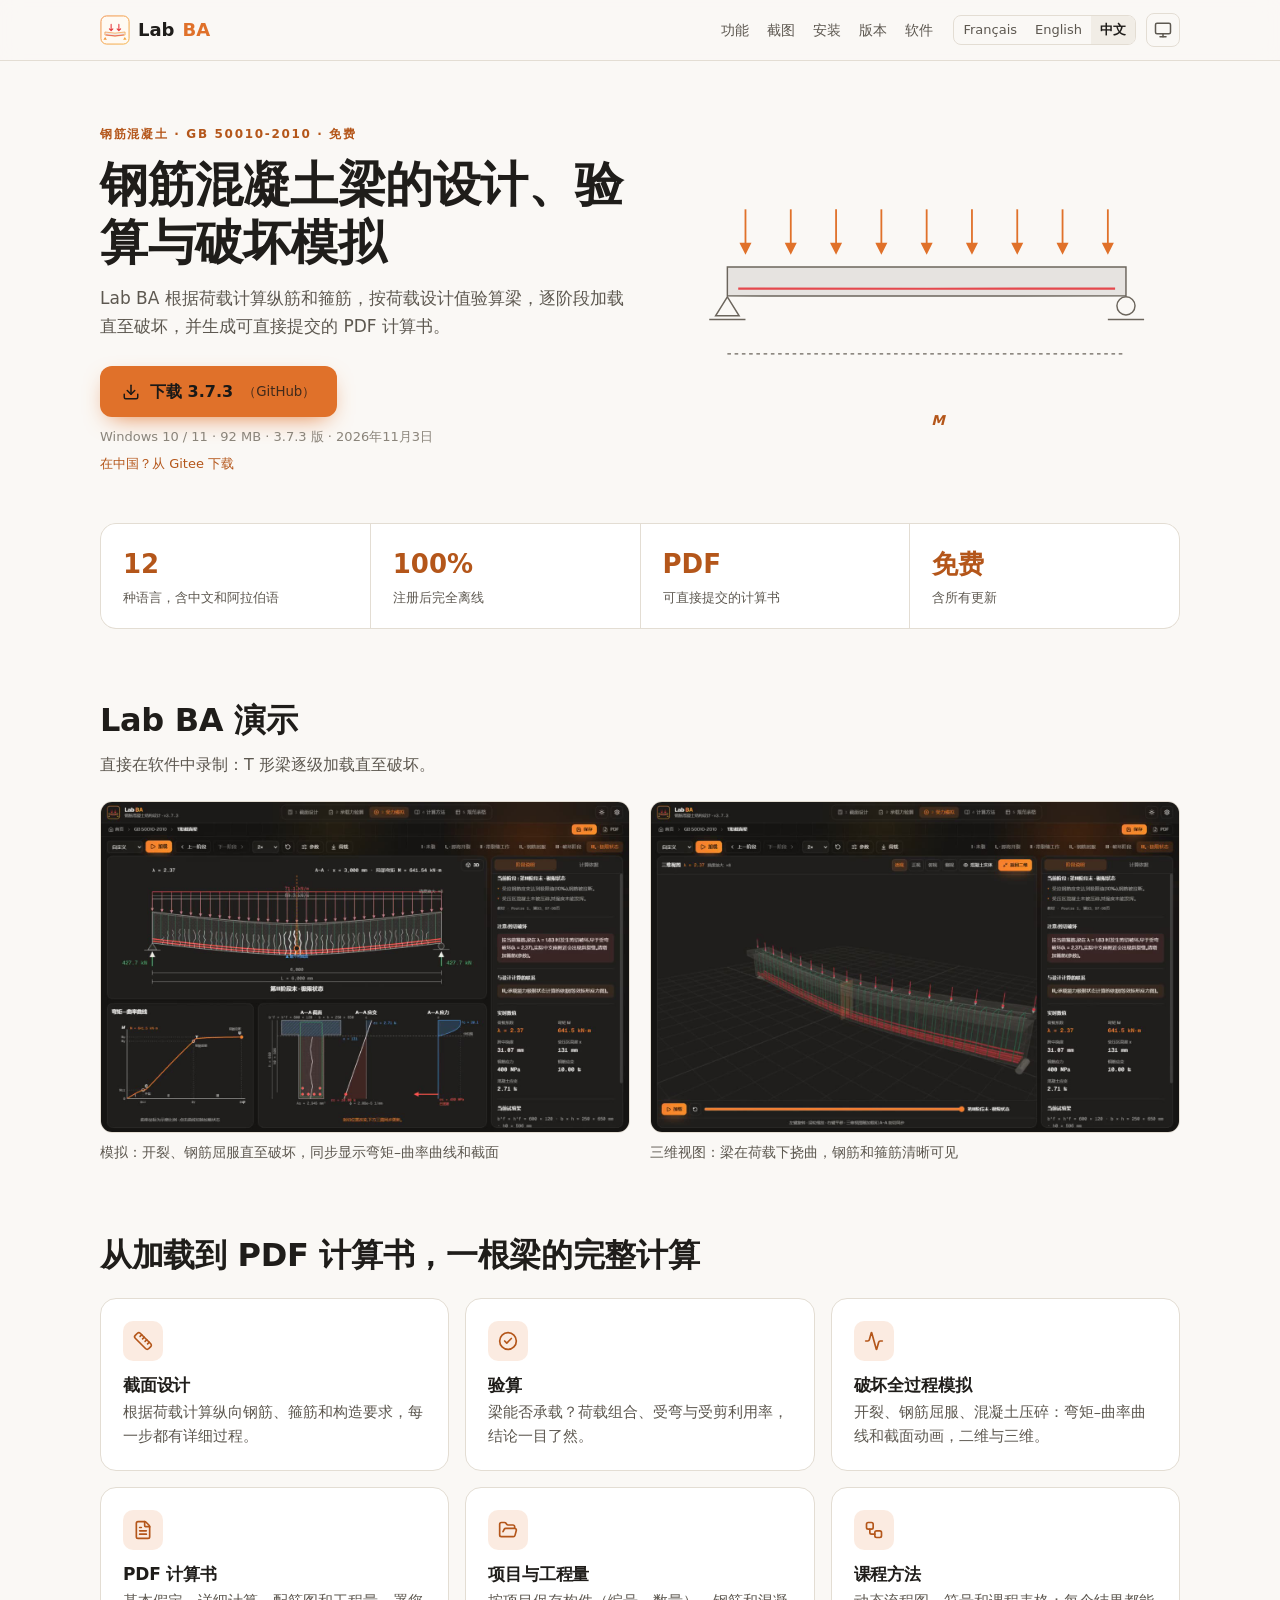
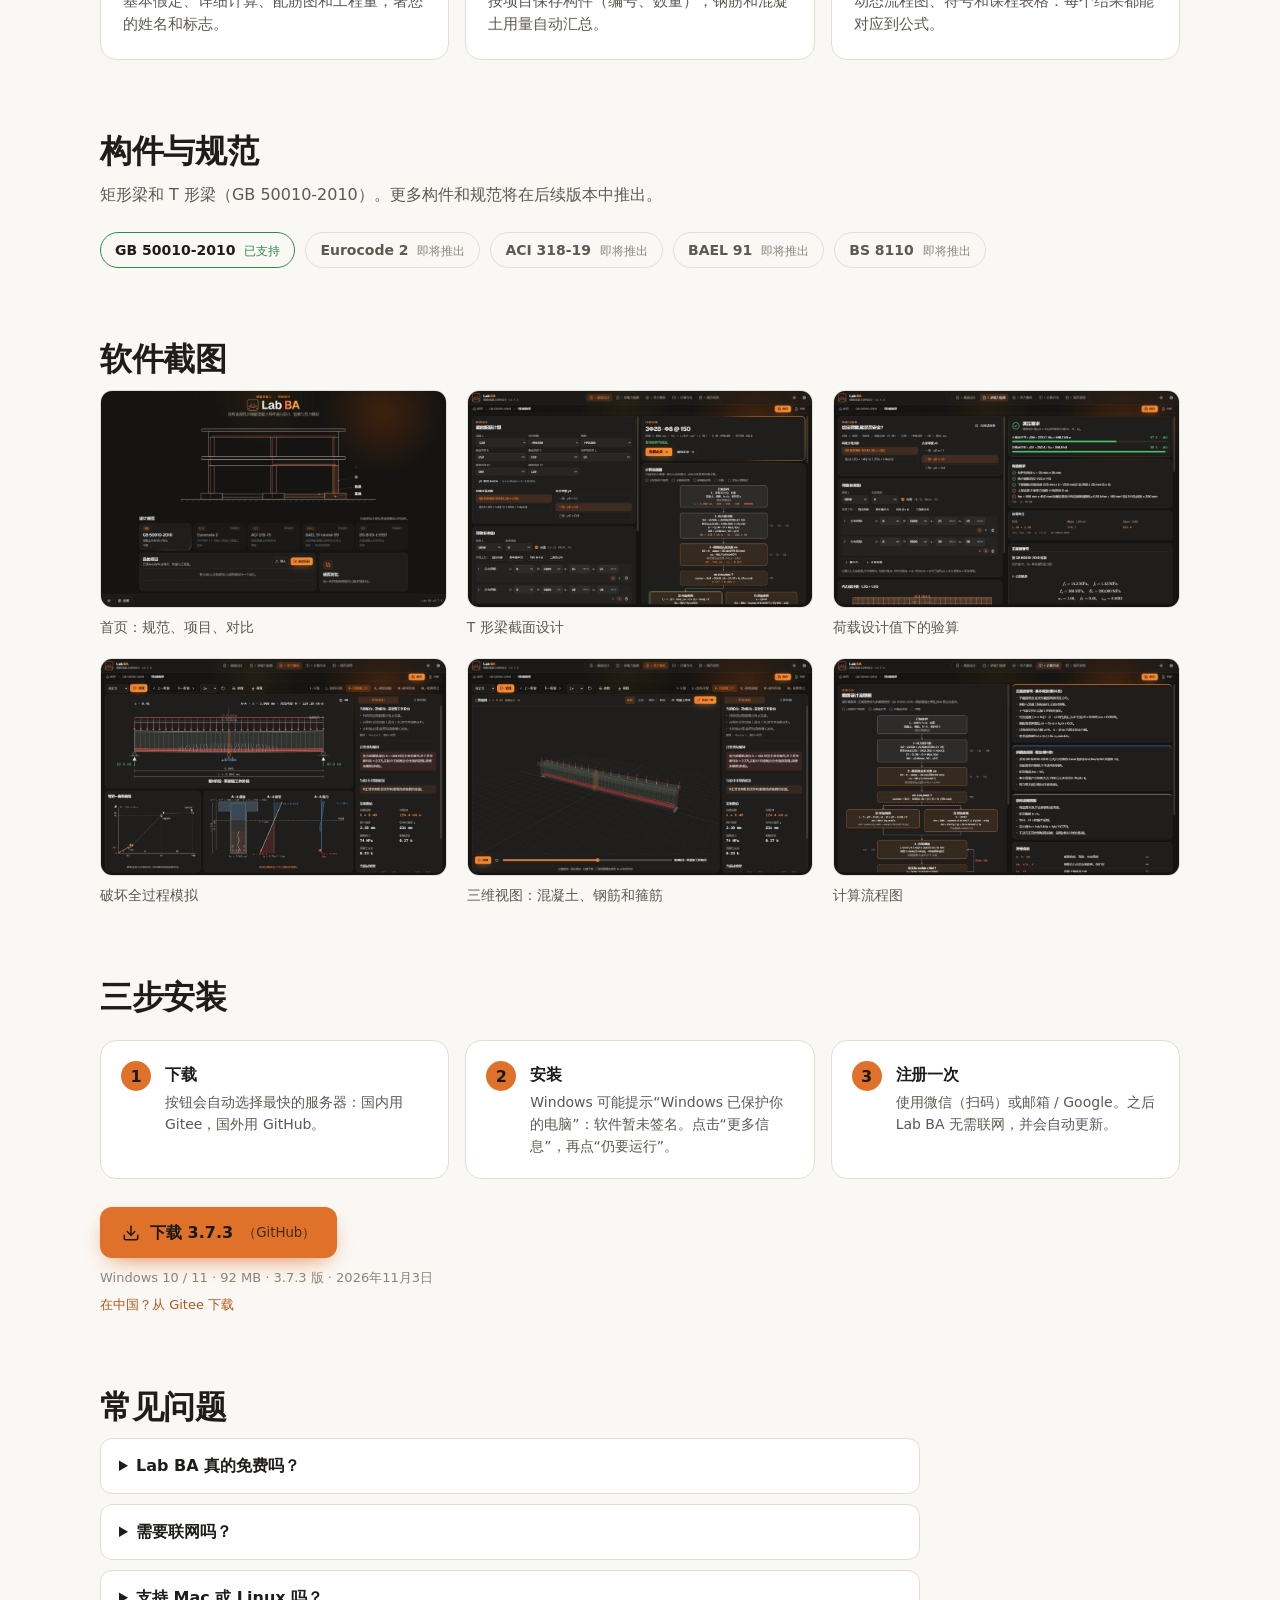
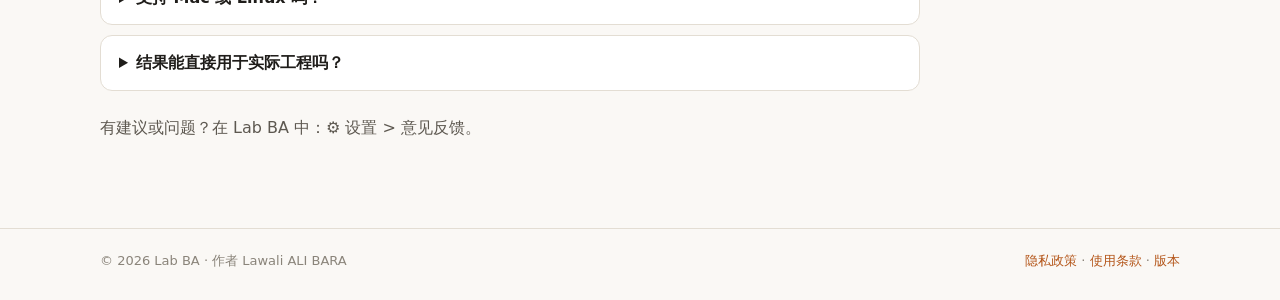
<file: docs/zh/index.html>
<!doctype html>
<html lang="zh-CN" data-langue="zh">
<head>
<meta charset="utf-8">
<meta name="viewport" content="width=device-width, initial-scale=1">
<title>Lab BA · 免费钢筋混凝土计算软件</title>
<meta name="description" content="钢筋混凝土梁的截面设计、验算与破坏全过程模拟（GB 50010-2010）。PDF 计算书，12 种语言，离线使用，Windows 免费软件。">
<link rel="canonical" href="https://alibaralawali-creator.github.io/lab-ba/zh/">
<link rel="alternate" hreflang="fr" href="https://alibaralawali-creator.github.io/lab-ba/">
<link rel="alternate" hreflang="en" href="https://alibaralawali-creator.github.io/lab-ba/en/">
<link rel="alternate" hreflang="zh" href="https://alibaralawali-creator.github.io/lab-ba/zh/">
<link rel="alternate" hreflang="x-default" href="https://alibaralawali-creator.github.io/lab-ba/">
<meta property="og:type" content="website">
<meta property="og:title" content="Lab BA · 免费钢筋混凝土计算软件">
<meta property="og:description" content="钢筋混凝土梁的截面设计、验算与破坏全过程模拟（GB 50010-2010）。PDF 计算书，12 种语言，离线使用，Windows 免费软件。">
<meta property="og:image" content="https://alibaralawali-creator.github.io/lab-ba/captures/apercu.jpg">
<meta property="og:url" content="https://alibaralawali-creator.github.io/lab-ba/zh/">
<meta name="twitter:card" content="summary_large_image">
<meta name="theme-color" content="#1a1917">
<link rel="icon" href="../logo.svg" type="image/svg+xml">
<link rel="alternate icon" href="../icone.png">
<link rel="stylesheet" href="../assets/style.css">
<script>try{var t=localStorage.getItem("labba-site-theme");if(t==="light"||t==="dark")document.documentElement.dataset.theme=t}catch(e){}</script>
<script src="../assets/site.js" defer></script>
</head>
<body>
<header class="entete">
  <div class="largeur entete-ligne">
    <a class="logo" href="index.html"><svg class="logo-dessin" width="30" height="30" viewBox="0 0 512 512" aria-hidden="true"><defs><linearGradient id="logo-or" x1="0" y1="0" x2="1" y2="1"><stop offset="0" stop-color="#f08a3e"/><stop offset="1" stop-color="#f5b041"/></linearGradient></defs>
<rect x="16" y="16" width="480" height="480" rx="96" fill="var(--logo-fond)" stroke="url(#logo-or)" stroke-width="16"/>
<path d="M136 24 V488 M256 24 V488 M376 24 V488 M24 136 H488 M24 256 H488 M24 376 H488" stroke="var(--logo-grille)" stroke-width="2"/>
<g transform="translate(0 44)"><g stroke="var(--logo-charge)" stroke-width="18" stroke-linecap="round" stroke-linejoin="round" fill="none"><path d="M190 116 V222 M160 192 L190 224 L220 192"/><path d="M322 116 V222 M292 192 L322 224 L352 192"/></g>
<path d="M84 246 Q256 286 428 246 V298 Q256 338 84 298 Z" fill="var(--logo-poutre)" stroke="url(#logo-or)" stroke-width="12" stroke-linejoin="round"/>
<path d="M110 296 Q256 330 402 296" stroke="var(--logo-charge)" stroke-width="11" stroke-linecap="round" fill="none"/>
<path d="M88 330 L118 380 H58 Z M424 330 L454 380 H394 Z" fill="url(#logo-or)"/></g></svg> Lab <span>BA</span></a>
    <nav class="menu" aria-label="Menu">
      <a href="#fonctions">功能</a>
      <a href="#captures">截图</a>
      <a href="#installation">安装</a>
      <a href="versions.html">版本</a>
      <a href="logiciels.html">软件</a>
    </nav>
    <div class="outils">
      <div class="langues"><a href="../index.html" data-choix-langue="fr">Français</a><a href="../en/index.html" data-choix-langue="en">English</a><a href="../zh/index.html" data-choix-langue="zh" aria-current="true">中文</a></div>
      <button class="bouton-icone" data-theme-bouton data-titre-auto="主题：自动（跟随系统）" data-titre-light="主题：浅色" data-titre-dark="主题：深色" aria-label="主题：自动（跟随系统）" title="主题：自动（跟随系统）"><span data-icone="auto"><svg class="icone" width="18" height="18" viewBox="0 0 24 24" fill="none" stroke="currentColor" stroke-width="2" stroke-linecap="round" stroke-linejoin="round" aria-hidden="true"><rect width="20" height="14" x="2" y="3" rx="2"/><line x1="8" x2="16" y1="21" y2="21"/><line x1="12" x2="12" y1="17" y2="21"/></svg></span><span data-icone="light"><svg class="icone" width="18" height="18" viewBox="0 0 24 24" fill="none" stroke="currentColor" stroke-width="2" stroke-linecap="round" stroke-linejoin="round" aria-hidden="true"><circle cx="12" cy="12" r="4"/><path d="M12 2v2"/><path d="M12 20v2"/><path d="m4.93 4.93 1.41 1.41"/><path d="m17.66 17.66 1.41 1.41"/><path d="M2 12h2"/><path d="M20 12h2"/><path d="m6.34 17.66-1.41 1.41"/><path d="m19.07 4.93-1.41 1.41"/></svg></span><span data-icone="dark"><svg class="icone" width="18" height="18" viewBox="0 0 24 24" fill="none" stroke="currentColor" stroke-width="2" stroke-linecap="round" stroke-linejoin="round" aria-hidden="true"><path d="M20.985 12.486a9 9 0 1 1-9.473-9.472c.405-.022.617.46.402.803a6 6 0 0 0 8.268 8.268c.344-.215.825-.004.803.401"/></svg></span></button>
    </div>
  </div>
</header>
<main>
<section class="heros largeur">
  <div class="heros-texte">
    <p class="surtitre">钢筋混凝土 · GB 50010-2010 · 免费</p>
    <h1>钢筋混凝土梁的设计、验算与破坏模拟</h1>
    <p class="chapo">Lab BA 根据荷载计算纵筋和箍筋，按荷载设计值验算梁，逐阶段加载直至破坏，并生成可直接提交的 PDF 计算书。</p>
    <div class="telechargement" data-gitee="https://gitee.com/alibaralawali/lab-ba/releases/download/v3.7.3/Lab-BA-Setup-3.7.3.exe" data-github="https://github.com/alibaralawali-creator/lab-ba/releases/download/v3.7.3/Lab-BA-Setup-3.7.3.exe">
  <a class="bouton-principal" href="https://github.com/alibaralawali-creator/lab-ba/releases/download/v3.7.3/Lab-BA-Setup-3.7.3.exe" data-lien-principal><svg class="icone" width="18" height="18" viewBox="0 0 24 24" fill="none" stroke="currentColor" stroke-width="2" stroke-linecap="round" stroke-linejoin="round" aria-hidden="true"><path d="M12 15V3"/><path d="M21 15v4a2 2 0 0 1-2 2H5a2 2 0 0 1-2-2v-4"/><path d="m7 10 5 5 5-5"/></svg> 下载 3.7.3 <small data-serveur-texte data-gitee-texte="（Gitee，国内）" data-github-texte="（GitHub）">（GitHub）</small></a>
  <p class="infos">Windows 10 / 11 · 92 MB · 3.7.3 版 · 2026年11月3日</p>
  <a class="autre-serveur" href="https://gitee.com/alibaralawali/lab-ba/releases/download/v3.7.3/Lab-BA-Setup-3.7.3.exe" data-lien-autre data-gitee-texte="不在中国？从 GitHub 下载" data-github-texte="在中国？从 Gitee 下载">在中国？从 Gitee 下载</a>
</div>
  </div>
  <div class="heros-image"><svg class="poutre" viewBox="0 0 560 300" role="img" aria-label="Lab BA">
  <g class="trait-fleches"><g><line x1="80" x2="80" y1="58" y2="102"/><path d="M75,96 L80,106 L85,96 Z"/>
      <animateTransform attributeName="transform" type="translate" values="0,-24; 0,0; 0,0; 0,-24" keyTimes="0;0.3;0.8;1" dur="6s" repeatCount="indefinite"/>
      <animate attributeName="opacity" values="0;1;1;0" keyTimes="0;0.25;0.85;1" dur="6s" repeatCount="indefinite"/></g><g><line x1="130" x2="130" y1="58" y2="102"/><path d="M125,96 L130,106 L135,96 Z"/>
      <animateTransform attributeName="transform" type="translate" values="0,-24; 0,0; 0,0; 0,-24" keyTimes="0;0.3;0.8;1" dur="6s" repeatCount="indefinite"/>
      <animate attributeName="opacity" values="0;1;1;0" keyTimes="0;0.25;0.85;1" dur="6s" repeatCount="indefinite"/></g><g><line x1="180" x2="180" y1="58" y2="102"/><path d="M175,96 L180,106 L185,96 Z"/>
      <animateTransform attributeName="transform" type="translate" values="0,-24; 0,0; 0,0; 0,-24" keyTimes="0;0.3;0.8;1" dur="6s" repeatCount="indefinite"/>
      <animate attributeName="opacity" values="0;1;1;0" keyTimes="0;0.25;0.85;1" dur="6s" repeatCount="indefinite"/></g><g><line x1="230" x2="230" y1="58" y2="102"/><path d="M225,96 L230,106 L235,96 Z"/>
      <animateTransform attributeName="transform" type="translate" values="0,-24; 0,0; 0,0; 0,-24" keyTimes="0;0.3;0.8;1" dur="6s" repeatCount="indefinite"/>
      <animate attributeName="opacity" values="0;1;1;0" keyTimes="0;0.25;0.85;1" dur="6s" repeatCount="indefinite"/></g><g><line x1="280" x2="280" y1="58" y2="102"/><path d="M275,96 L280,106 L285,96 Z"/>
      <animateTransform attributeName="transform" type="translate" values="0,-24; 0,0; 0,0; 0,-24" keyTimes="0;0.3;0.8;1" dur="6s" repeatCount="indefinite"/>
      <animate attributeName="opacity" values="0;1;1;0" keyTimes="0;0.25;0.85;1" dur="6s" repeatCount="indefinite"/></g><g><line x1="330" x2="330" y1="58" y2="102"/><path d="M325,96 L330,106 L335,96 Z"/>
      <animateTransform attributeName="transform" type="translate" values="0,-24; 0,0; 0,0; 0,-24" keyTimes="0;0.3;0.8;1" dur="6s" repeatCount="indefinite"/>
      <animate attributeName="opacity" values="0;1;1;0" keyTimes="0;0.25;0.85;1" dur="6s" repeatCount="indefinite"/></g><g><line x1="380" x2="380" y1="58" y2="102"/><path d="M375,96 L380,106 L385,96 Z"/>
      <animateTransform attributeName="transform" type="translate" values="0,-24; 0,0; 0,0; 0,-24" keyTimes="0;0.3;0.8;1" dur="6s" repeatCount="indefinite"/>
      <animate attributeName="opacity" values="0;1;1;0" keyTimes="0;0.25;0.85;1" dur="6s" repeatCount="indefinite"/></g><g><line x1="430" x2="430" y1="58" y2="102"/><path d="M425,96 L430,106 L435,96 Z"/>
      <animateTransform attributeName="transform" type="translate" values="0,-24; 0,0; 0,0; 0,-24" keyTimes="0;0.3;0.8;1" dur="6s" repeatCount="indefinite"/>
      <animate attributeName="opacity" values="0;1;1;0" keyTimes="0;0.25;0.85;1" dur="6s" repeatCount="indefinite"/></g><g><line x1="480" x2="480" y1="58" y2="102"/><path d="M475,96 L480,106 L485,96 Z"/>
      <animateTransform attributeName="transform" type="translate" values="0,-24; 0,0; 0,0; 0,-24" keyTimes="0;0.3;0.8;1" dur="6s" repeatCount="indefinite"/>
      <animate attributeName="opacity" values="0;1;1;0" keyTimes="0;0.25;0.85;1" dur="6s" repeatCount="indefinite"/></g></g>
  <path class="beton"><animate attributeName="d" values="M60,118 Q280,118 500,118 L500,150 Q280,150 60,150 Z;M60,118 Q280,118 500,118 L500,150 Q280,150 60,150 Z;M60,118 Q280,140 500,118 L500,150 Q280,172 60,150 Z;M60,118 Q280,140 500,118 L500,150 Q280,172 60,150 Z;M60,118 Q280,118 500,118 L500,150 Q280,150 60,150 Z" keyTimes="0;0.25;0.75;0.85;1" dur="6s" repeatCount="indefinite"/></path>
  <path class="armature"><animate attributeName="d" values="M72,142 Q280,142 488,142;M72,142 Q280,142 488,142;M72,142 Q280,164 488,142;M72,142 Q280,164 488,142;M72,142 Q280,142 488,142" keyTimes="0;0.25;0.75;0.85;1" dur="6s" repeatCount="indefinite"/></path>
  <g class="fissures"><line x1="235" x2="232" y1="168" y2="142">
      <animate attributeName="opacity" values="0;0;1;1;0" keyTimes="0;0.45;0.55;0.85;1" dur="6s" repeatCount="indefinite"/></line><line x1="262" x2="265" y1="168" y2="142">
      <animate attributeName="opacity" values="0;0;1;1;0" keyTimes="0;0.48;0.5800000000000001;0.85;1" dur="6s" repeatCount="indefinite"/></line><line x1="290" x2="287" y1="168" y2="136">
      <animate attributeName="opacity" values="0;0;1;1;0" keyTimes="0;0.51;0.6100000000000001;0.85;1" dur="6s" repeatCount="indefinite"/></line><line x1="318" x2="321" y1="168" y2="142">
      <animate attributeName="opacity" values="0;0;1;1;0" keyTimes="0;0.54;0.64;0.85;1" dur="6s" repeatCount="indefinite"/></line><line x1="345" x2="342" y1="168" y2="142">
      <animate attributeName="opacity" values="0;0;1;1;0" keyTimes="0;0.5700000000000001;0.67;0.85;1" dur="6s" repeatCount="indefinite"/></line></g>
  <path class="appui" d="M60,151 L47,172 L73,172 Z"/><line class="appui" x1="40" x2="80" y1="176" y2="176"/>
  <circle class="appui" cx="500" cy="161" r="10"/><line class="appui" x1="480" x2="520" y1="176" y2="176"/>
  <line class="axe" x1="60" x2="500" y1="214" y2="214"/>
  <path class="moment" d="M60,214 Q280,318 500,214" pathLength="1"><animate attributeName="stroke-dashoffset" values="1;1;0;0;1" keyTimes="0;0.3;0.7;0.9;1" dur="6s" repeatCount="indefinite"/><animate attributeName="fill-opacity" values="0;0;1;1;0" keyTimes="0;0.4;0.7;0.9;1" dur="6s" repeatCount="indefinite"/></path>
  <text class="etiquette" x="285" y="292">M</text>
</svg></div>
</section>

<section class="chiffres largeur" aria-label="Lab BA">
  <div><strong>12</strong><span>种语言，含中文和阿拉伯语</span></div>
  <div><strong>100%</strong><span>注册后完全离线</span></div>
  <div><strong>PDF</strong><span>可直接提交的计算书</span></div>
  <div><strong>免费</strong><span>含所有更新</span></div>
</section>

<section id="action" class="bloc largeur">
  <h2>Lab BA 演示</h2>
  <p class="texte-section">直接在软件中录制：T 形梁逐级加载直至破坏。</p>
  <div class="grille-videos">
    <figure class="video"><video data-agrandir-video="../videos/zh-simulation.mp4" title="放大" src="../videos/zh-simulation.mp4" poster="../videos/zh-simulation.jpg" width="1280" height="800" autoplay muted loop playsinline preload="metadata" aria-label="模拟：开裂、钢筋屈服直至破坏，同步显示弯矩–曲率曲线和截面"></video>
      <figcaption>模拟：开裂、钢筋屈服直至破坏，同步显示弯矩–曲率曲线和截面</figcaption></figure>
    <figure class="video"><video data-agrandir-video="../videos/zh-3d.mp4" title="放大" src="../videos/zh-3d.mp4" poster="../videos/zh-3d.jpg" width="1280" height="800" autoplay muted loop playsinline preload="metadata" aria-label="三维视图：梁在荷载下挠曲，钢筋和箍筋清晰可见"></video>
      <figcaption>三维视图：梁在荷载下挠曲，钢筋和箍筋清晰可见</figcaption></figure>
  </div>
</section>

<section id="fonctions" class="bloc largeur">
  <h2>从加载到 PDF 计算书，一根梁的完整计算</h2>
  <div class="grille-fonctions">
    <article class="carte"><span class="pastille"><svg class="icone" width="20" height="20" viewBox="0 0 24 24" fill="none" stroke="currentColor" stroke-width="2" stroke-linecap="round" stroke-linejoin="round" aria-hidden="true"><path d="M21.3 15.3a2.4 2.4 0 0 1 0 3.4l-2.6 2.6a2.4 2.4 0 0 1-3.4 0L2.7 8.7a2.41 2.41 0 0 1 0-3.4l2.6-2.6a2.41 2.41 0 0 1 3.4 0Z"/><path d="m14.5 12.5 2-2"/><path d="m11.5 9.5 2-2"/><path d="m8.5 6.5 2-2"/><path d="m17.5 15.5 2-2"/></svg></span><h3>截面设计</h3><p>根据荷载计算纵向钢筋、箍筋和构造要求，每一步都有详细过程。</p></article>
    <article class="carte"><span class="pastille"><svg class="icone" width="20" height="20" viewBox="0 0 24 24" fill="none" stroke="currentColor" stroke-width="2" stroke-linecap="round" stroke-linejoin="round" aria-hidden="true"><circle cx="12" cy="12" r="10"/><path d="m16 9-5.5 5.5L8 12"/></svg></span><h3>验算</h3><p>梁能否承载？荷载组合、受弯与受剪利用率，结论一目了然。</p></article>
    <article class="carte"><span class="pastille"><svg class="icone" width="20" height="20" viewBox="0 0 24 24" fill="none" stroke="currentColor" stroke-width="2" stroke-linecap="round" stroke-linejoin="round" aria-hidden="true"><path d="M22 12h-2.48a2 2 0 0 0-1.93 1.46l-2.35 8.36a.25.25 0 0 1-.48 0L9.24 2.18a.25.25 0 0 0-.48 0l-2.35 8.36A2 2 0 0 1 4.49 12H2"/></svg></span><h3>破坏全过程模拟</h3><p>开裂、钢筋屈服、混凝土压碎：弯矩–曲率曲线和截面动画，二维与三维。</p></article>
    <article class="carte"><span class="pastille"><svg class="icone" width="20" height="20" viewBox="0 0 24 24" fill="none" stroke="currentColor" stroke-width="2" stroke-linecap="round" stroke-linejoin="round" aria-hidden="true"><path d="M6 22a2 2 0 0 1-2-2V4a2 2 0 0 1 2-2h8a2.4 2.4 0 0 1 1.704.706l3.588 3.588A2.4 2.4 0 0 1 20 8v12a2 2 0 0 1-2 2z"/><path d="M14 2v5a1 1 0 0 0 1 1h5"/><path d="M10 9H8"/><path d="M16 13H8"/><path d="M16 17H8"/></svg></span><h3>PDF 计算书</h3><p>基本假定、详细计算、配筋图和工程量，署您的姓名和标志。</p></article>
    <article class="carte"><span class="pastille"><svg class="icone" width="20" height="20" viewBox="0 0 24 24" fill="none" stroke="currentColor" stroke-width="2" stroke-linecap="round" stroke-linejoin="round" aria-hidden="true"><path d="m6 14 1.5-2.9A2 2 0 0 1 9.24 10H20a2 2 0 0 1 1.94 2.5l-1.54 6a2 2 0 0 1-1.95 1.5H4a2 2 0 0 1-2-2V5a2 2 0 0 1 2-2h3.9a2 2 0 0 1 1.69.9l.81 1.2a2 2 0 0 0 1.67.9H18a2 2 0 0 1 2 2v2"/></svg></span><h3>项目与工程量</h3><p>按项目保存构件（编号、数量），钢筋和混凝土用量自动汇总。</p></article>
    <article class="carte"><span class="pastille"><svg class="icone" width="20" height="20" viewBox="0 0 24 24" fill="none" stroke="currentColor" stroke-width="2" stroke-linecap="round" stroke-linejoin="round" aria-hidden="true"><rect width="8" height="8" x="3" y="3" rx="2"/><path d="M7 11v4a2 2 0 0 0 2 2h4"/><rect width="8" height="8" x="13" y="13" rx="2"/></svg></span><h3>课程方法</h3><p>动态流程图、符号和课程表格：每个结果都能对应到公式。</p></article>
  </div>
</section>

<section class="bloc largeur">
  <h2>构件与规范</h2>
  <p class="texte-section">矩形梁和 T 形梁（GB 50010-2010）。更多构件和规范将在后续版本中推出。</p>
  <div class="normes">
    <span class="norme dispo">GB 50010-2010 <small>已支持</small></span>
    <span class="norme">Eurocode 2 <small>即将推出</small></span>
    <span class="norme">ACI 318-19 <small>即将推出</small></span>
    <span class="norme">BAEL 91 <small>即将推出</small></span>
    <span class="norme">BS 8110 <small>即将推出</small></span>
  </div>
</section>

<section id="captures" class="bloc largeur">
  <h2>软件截图</h2>
  <div class="grille-captures">
    <figure class="capture"><button data-agrandir="../captures/zh-accueil.jpg" aria-label="放大 : 首页：规范、项目、对比">
      <img src="../captures/zh-accueil.jpg" alt="首页：规范、项目、对比" width="1440" height="900" loading="lazy"></button>
      <figcaption>首页：规范、项目、对比</figcaption></figure>
    <figure class="capture"><button data-agrandir="../captures/zh-dimensionnement.jpg" aria-label="放大 : T 形梁截面设计">
      <img src="../captures/zh-dimensionnement.jpg" alt="T 形梁截面设计" width="1440" height="900" loading="lazy"></button>
      <figcaption>T 形梁截面设计</figcaption></figure>
    <figure class="capture"><button data-agrandir="../captures/zh-verification.jpg" aria-label="放大 : 荷载设计值下的验算">
      <img src="../captures/zh-verification.jpg" alt="荷载设计值下的验算" width="1440" height="900" loading="lazy"></button>
      <figcaption>荷载设计值下的验算</figcaption></figure>
    <figure class="capture"><button data-agrandir="../captures/zh-simulation.jpg" aria-label="放大 : 破坏全过程模拟">
      <img src="../captures/zh-simulation.jpg" alt="破坏全过程模拟" width="1440" height="900" loading="lazy"></button>
      <figcaption>破坏全过程模拟</figcaption></figure>
    <figure class="capture"><button data-agrandir="../captures/zh-3d.jpg" aria-label="放大 : 三维视图：混凝土、钢筋和箍筋">
      <img src="../captures/zh-3d.jpg" alt="三维视图：混凝土、钢筋和箍筋" width="1440" height="900" loading="lazy"></button>
      <figcaption>三维视图：混凝土、钢筋和箍筋</figcaption></figure>
    <figure class="capture"><button data-agrandir="../captures/zh-methode.jpg" aria-label="放大 : 计算流程图">
      <img src="../captures/zh-methode.jpg" alt="计算流程图" width="1440" height="900" loading="lazy"></button>
      <figcaption>计算流程图</figcaption></figure>
  </div>
</section>

<section id="installation" class="bloc largeur">
  <h2>三步安装</h2>
  <ol class="etapes">
    <li><span class="numero">1</span><div><h3>下载</h3><p>按钮会自动选择最快的服务器：国内用 Gitee，国外用 GitHub。</p></div></li>
    <li><span class="numero">2</span><div><h3>安装</h3><p>Windows 可能提示“Windows 已保护你的电脑”：软件暂未签名。点击“更多信息”，再点“仍要运行”。</p></div></li>
    <li><span class="numero">3</span><div><h3>注册一次</h3><p>使用微信（扫码）或邮箱 / Google。之后 Lab BA 无需联网，并会自动更新。</p></div></li>
  </ol>
  <div class="telechargement" data-gitee="https://gitee.com/alibaralawali/lab-ba/releases/download/v3.7.3/Lab-BA-Setup-3.7.3.exe" data-github="https://github.com/alibaralawali-creator/lab-ba/releases/download/v3.7.3/Lab-BA-Setup-3.7.3.exe">
  <a class="bouton-principal" href="https://github.com/alibaralawali-creator/lab-ba/releases/download/v3.7.3/Lab-BA-Setup-3.7.3.exe" data-lien-principal><svg class="icone" width="18" height="18" viewBox="0 0 24 24" fill="none" stroke="currentColor" stroke-width="2" stroke-linecap="round" stroke-linejoin="round" aria-hidden="true"><path d="M12 15V3"/><path d="M21 15v4a2 2 0 0 1-2 2H5a2 2 0 0 1-2-2v-4"/><path d="m7 10 5 5 5-5"/></svg> 下载 3.7.3 <small data-serveur-texte data-gitee-texte="（Gitee，国内）" data-github-texte="（GitHub）">（GitHub）</small></a>
  <p class="infos">Windows 10 / 11 · 92 MB · 3.7.3 版 · 2026年11月3日</p>
  <a class="autre-serveur" href="https://gitee.com/alibaralawali/lab-ba/releases/download/v3.7.3/Lab-BA-Setup-3.7.3.exe" data-lien-autre data-gitee-texte="不在中国？从 GitHub 下载" data-github-texte="在中国？从 Gitee 下载">在中国？从 Gitee 下载</a>
</div>
</section>

<section class="bloc largeur">
  <h2>常见问题</h2>
  <div class="faq">
    <details><summary>Lab BA 真的免费吗？</summary><p>是的，目前所有功能和更新都免费。</p></details>
    <details><summary>需要联网吗？</summary><p>只有注册和更新时需要。计算和 PDF 都可离线完成，项目只保存在您的电脑上。</p></details>
    <details><summary>支持 Mac 或 Linux 吗？</summary><p>暂不支持：Lab BA 运行于 Windows 10 和 11（64 位）。</p></details>
    <details><summary>结果能直接用于实际工程吗？</summary><p>Lab BA 是学习和初步设计工具，结果须由合格工程师复核。</p></details>
  </div>
  <p class="texte-section avis">有建议或问题？在 Lab BA 中：⚙ 设置 > 意见反馈。</p>
</section>
</main>
<dialog class="visionneuse" aria-label="软件截图"><button class="bouton-icone fermer" aria-label="关闭"><svg class="icone" width="20" height="20" viewBox="0 0 24 24" fill="none" stroke="currentColor" stroke-width="2" stroke-linecap="round" stroke-linejoin="round" aria-hidden="true"><path d="M18 6 6 18"/><path d="m6 6 12 12"/></svg></button><img alt=""><video controls muted loop playsinline></video></dialog>
<footer class="pied">
  <div class="largeur pied-ligne">
    <span>© 2026 Lab BA · 作者 Lawali ALI BARA</span>
    <span><a href="../confidentialite.html">隐私政策</a> · <a href="../conditions.html">使用条款</a> · <a href="versions.html">版本</a></span>
  </div>
</footer>
</body>
</html>
</file>
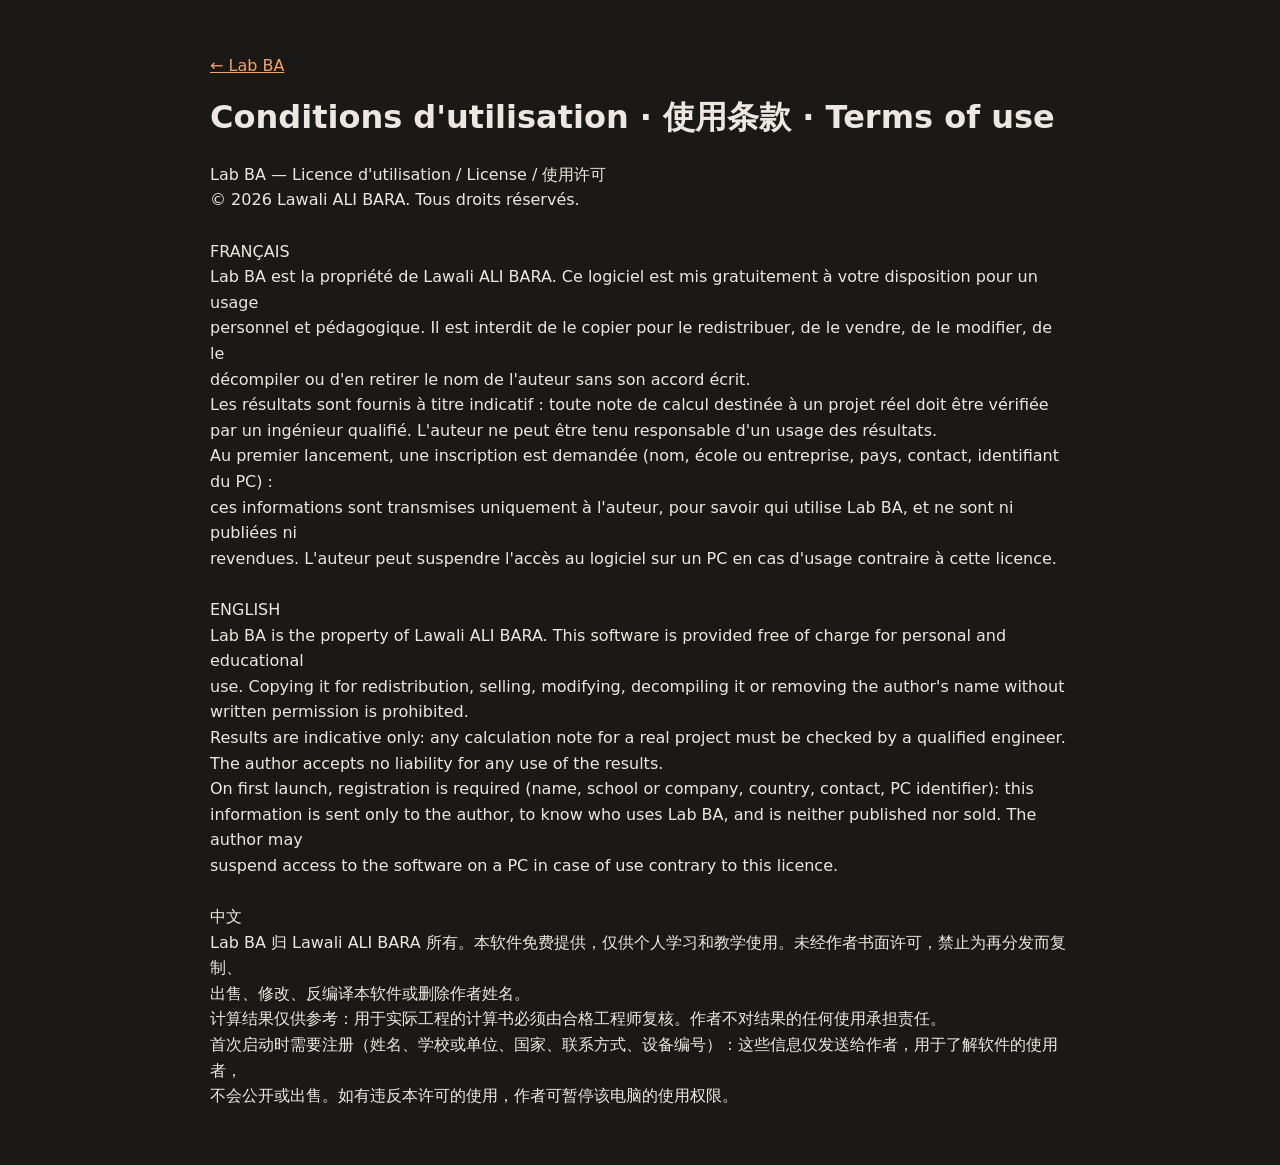
<file: docs/conditions.html>
<!doctype html>
<html lang="fr">
<head>
<meta charset="utf-8">
<meta name="viewport" content="width=device-width, initial-scale=1">
<title>Lab BA · Conditions d'utilisation</title>
<link rel="icon" href="icone.png">
<style>
  :root { color-scheme: dark; }
  body { margin: 0; font-family: system-ui, "Segoe UI", "Microsoft YaHei", sans-serif; background: #1a1917; color: #ece8e1; }
  main { max-width: 860px; margin: 0 auto; padding: 40px 20px; }
  pre { white-space: pre-wrap; line-height: 1.6; font-family: inherit; } a { color: #f5a35f; }
</style>
</head>
<body>
<main>
  <p><a href="index.html">← Lab BA</a></p>
  <h1>Conditions d'utilisation · 使用条款 · Terms of use</h1>
  <pre>Lab BA — Licence d&#x27;utilisation / License / 使用许可
© 2026 Lawali ALI BARA. Tous droits réservés.

FRANÇAIS
Lab BA est la propriété de Lawali ALI BARA. Ce logiciel est mis gratuitement à votre disposition pour un usage
personnel et pédagogique. Il est interdit de le copier pour le redistribuer, de le vendre, de le modifier, de le
décompiler ou d&#x27;en retirer le nom de l&#x27;auteur sans son accord écrit.
Les résultats sont fournis à titre indicatif : toute note de calcul destinée à un projet réel doit être vérifiée
par un ingénieur qualifié. L&#x27;auteur ne peut être tenu responsable d&#x27;un usage des résultats.
Au premier lancement, une inscription est demandée (nom, école ou entreprise, pays, contact, identifiant du PC) :
ces informations sont transmises uniquement à l&#x27;auteur, pour savoir qui utilise Lab BA, et ne sont ni publiées ni
revendues. L&#x27;auteur peut suspendre l&#x27;accès au logiciel sur un PC en cas d&#x27;usage contraire à cette licence.

ENGLISH
Lab BA is the property of Lawali ALI BARA. This software is provided free of charge for personal and educational
use. Copying it for redistribution, selling, modifying, decompiling it or removing the author&#x27;s name without
written permission is prohibited.
Results are indicative only: any calculation note for a real project must be checked by a qualified engineer.
The author accepts no liability for any use of the results.
On first launch, registration is required (name, school or company, country, contact, PC identifier): this
information is sent only to the author, to know who uses Lab BA, and is neither published nor sold. The author may
suspend access to the software on a PC in case of use contrary to this licence.

中文
Lab BA 归 Lawali ALI BARA 所有。本软件免费提供，仅供个人学习和教学使用。未经作者书面许可，禁止为再分发而复制、
出售、修改、反编译本软件或删除作者姓名。
计算结果仅供参考：用于实际工程的计算书必须由合格工程师复核。作者不对结果的任何使用承担责任。
首次启动时需要注册（姓名、学校或单位、国家、联系方式、设备编号）：这些信息仅发送给作者，用于了解软件的使用者，
不会公开或出售。如有违反本许可的使用，作者可暂停该电脑的使用权限。</pre>
</main>
</body>
</html>
</file>
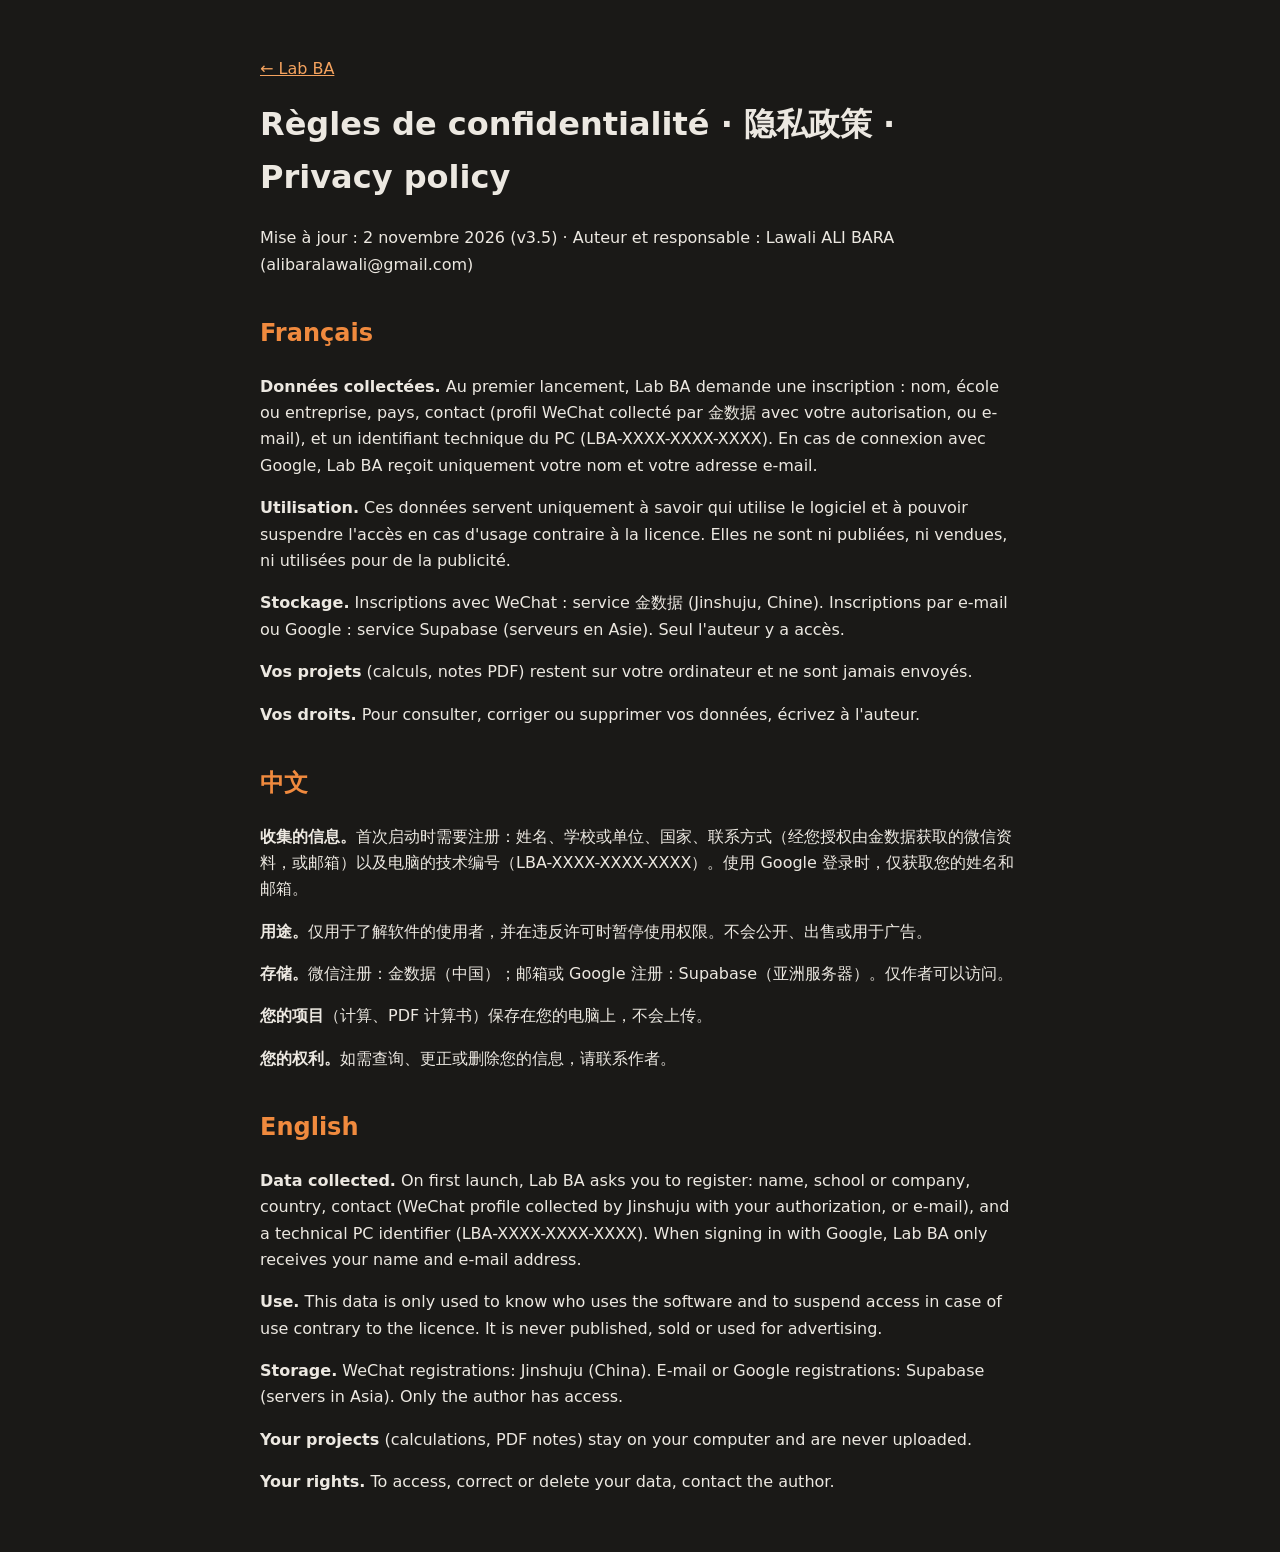
<file: docs/confidentialite.html>
<!doctype html>
<html lang="fr">
<head>
<meta charset="utf-8">
<meta name="viewport" content="width=device-width, initial-scale=1">
<title>Lab BA · Confidentialité</title>
<link rel="icon" href="icone.png">
<style>
  :root { color-scheme: dark; }
  body { margin: 0; font-family: system-ui, "Segoe UI", "Microsoft YaHei", sans-serif; background: #1a1917; color: #ece8e1; line-height: 1.65; }
  main { max-width: 760px; margin: 0 auto; padding: 40px 20px; }
  h1 { margin-top: 0; } h2 { color: #f08a3e; margin-top: 36px; } a { color: #f5a35f; }
</style>
</head>
<body>
<main>
  <p><a href="index.html">← Lab BA</a></p>
  <h1>Règles de confidentialité · 隐私政策 · Privacy policy</h1>
  <p>Mise à jour : 2 novembre 2026 (v3.5) · Auteur et responsable : Lawali ALI BARA (alibaralawali@gmail.com)</p>

  <h2>Français</h2>
  <p><strong>Données collectées.</strong> Au premier lancement, Lab BA demande une inscription : nom, école ou entreprise, pays, contact (profil WeChat collecté par 金数据 avec votre autorisation, ou e-mail), et un identifiant technique du PC (LBA-XXXX-XXXX-XXXX). En cas de connexion avec Google, Lab BA reçoit uniquement votre nom et votre adresse e-mail.</p>
  <p><strong>Utilisation.</strong> Ces données servent uniquement à savoir qui utilise le logiciel et à pouvoir suspendre l'accès en cas d'usage contraire à la licence. Elles ne sont ni publiées, ni vendues, ni utilisées pour de la publicité.</p>
  <p><strong>Stockage.</strong> Inscriptions avec WeChat : service 金数据 (Jinshuju, Chine). Inscriptions par e-mail ou Google : service Supabase (serveurs en Asie). Seul l'auteur y a accès.</p>
  <p><strong>Vos projets</strong> (calculs, notes PDF) restent sur votre ordinateur et ne sont jamais envoyés.</p>
  <p><strong>Vos droits.</strong> Pour consulter, corriger ou supprimer vos données, écrivez à l'auteur.</p>

  <h2>中文</h2>
  <p><strong>收集的信息。</strong>首次启动时需要注册：姓名、学校或单位、国家、联系方式（经您授权由金数据获取的微信资料，或邮箱）以及电脑的技术编号（LBA-XXXX-XXXX-XXXX）。使用 Google 登录时，仅获取您的姓名和邮箱。</p>
  <p><strong>用途。</strong>仅用于了解软件的使用者，并在违反许可时暂停使用权限。不会公开、出售或用于广告。</p>
  <p><strong>存储。</strong>微信注册：金数据（中国）；邮箱或 Google 注册：Supabase（亚洲服务器）。仅作者可以访问。</p>
  <p><strong>您的项目</strong>（计算、PDF 计算书）保存在您的电脑上，不会上传。</p>
  <p><strong>您的权利。</strong>如需查询、更正或删除您的信息，请联系作者。</p>

  <h2>English</h2>
  <p><strong>Data collected.</strong> On first launch, Lab BA asks you to register: name, school or company, country, contact (WeChat profile collected by Jinshuju with your authorization, or e-mail), and a technical PC identifier (LBA-XXXX-XXXX-XXXX). When signing in with Google, Lab BA only receives your name and e-mail address.</p>
  <p><strong>Use.</strong> This data is only used to know who uses the software and to suspend access in case of use contrary to the licence. It is never published, sold or used for advertising.</p>
  <p><strong>Storage.</strong> WeChat registrations: Jinshuju (China). E-mail or Google registrations: Supabase (servers in Asia). Only the author has access.</p>
  <p><strong>Your projects</strong> (calculations, PDF notes) stay on your computer and are never uploaded.</p>
  <p><strong>Your rights.</strong> To access, correct or delete your data, contact the author.</p>
</main>
</body>
</html>
</file>
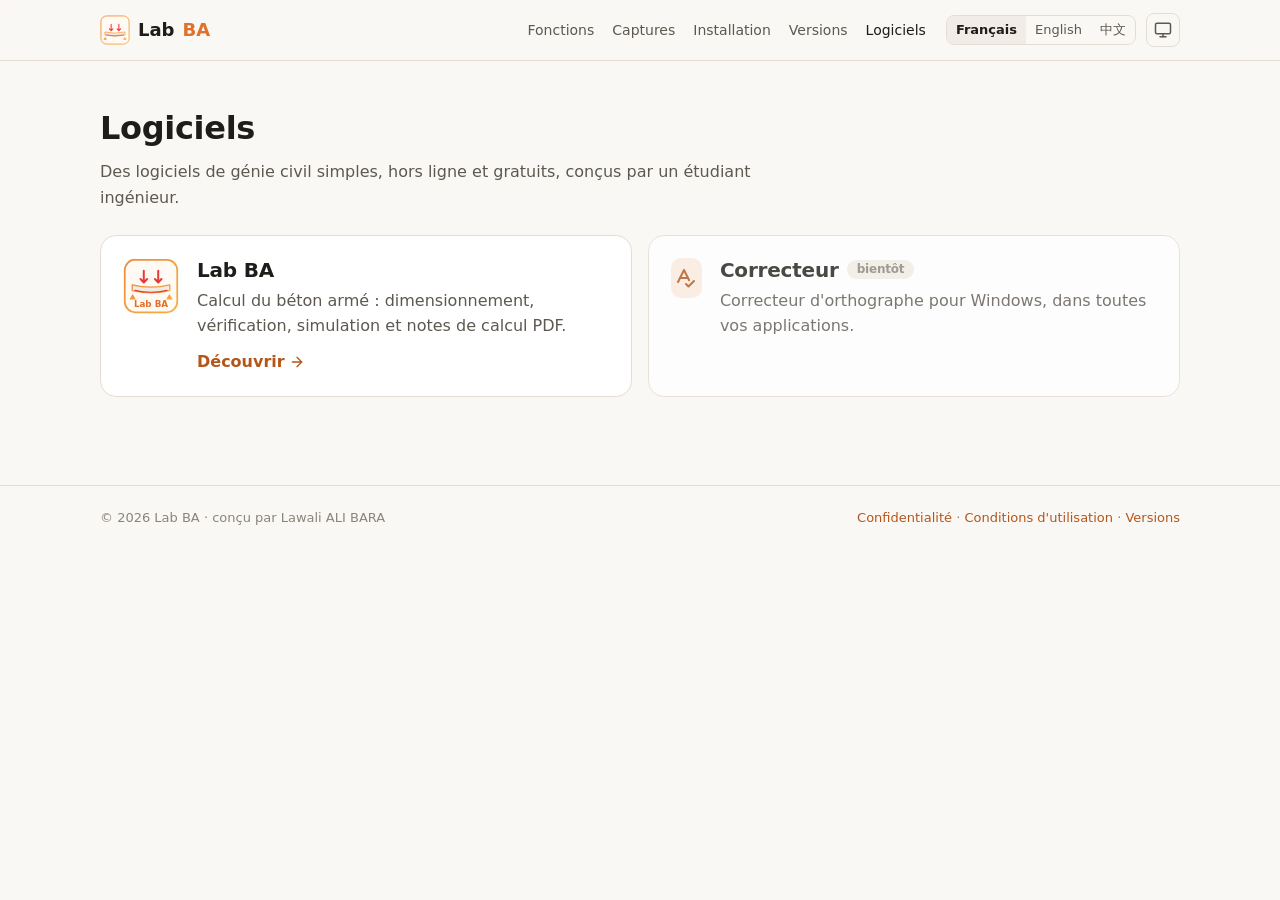
<file: docs/logiciels.html>
<!doctype html>
<html lang="fr-FR" data-langue="fr">
<head>
<meta charset="utf-8">
<meta name="viewport" content="width=device-width, initial-scale=1">
<title>Logiciels · Lab BA</title>
<meta name="description" content="Des logiciels de génie civil simples, hors ligne et gratuits, conçus par un étudiant ingénieur.">
<link rel="canonical" href="https://alibaralawali-creator.github.io/lab-ba/logiciels.html">
<link rel="alternate" hreflang="fr" href="https://alibaralawali-creator.github.io/lab-ba/logiciels.html">
<link rel="alternate" hreflang="en" href="https://alibaralawali-creator.github.io/lab-ba/en/logiciels.html">
<link rel="alternate" hreflang="zh" href="https://alibaralawali-creator.github.io/lab-ba/zh/logiciels.html">
<link rel="alternate" hreflang="x-default" href="https://alibaralawali-creator.github.io/lab-ba/logiciels.html">
<meta property="og:type" content="website">
<meta property="og:title" content="Logiciels · Lab BA">
<meta property="og:description" content="Des logiciels de génie civil simples, hors ligne et gratuits, conçus par un étudiant ingénieur.">
<meta property="og:image" content="https://alibaralawali-creator.github.io/lab-ba/captures/apercu.jpg">
<meta property="og:url" content="https://alibaralawali-creator.github.io/lab-ba/logiciels.html">
<meta name="twitter:card" content="summary_large_image">
<meta name="theme-color" content="#1a1917">
<link rel="icon" href="logo.svg" type="image/svg+xml">
<link rel="alternate icon" href="icone.png">
<link rel="stylesheet" href="assets/style.css">
<script>try{var t=localStorage.getItem("labba-site-theme");if(t==="light"||t==="dark")document.documentElement.dataset.theme=t}catch(e){}</script>
<script src="assets/site.js" defer></script>
</head>
<body>
<header class="entete">
  <div class="largeur entete-ligne">
    <a class="logo" href="index.html"><svg class="logo-dessin" width="30" height="30" viewBox="0 0 512 512" aria-hidden="true"><defs><linearGradient id="logo-or" x1="0" y1="0" x2="1" y2="1"><stop offset="0" stop-color="#f08a3e"/><stop offset="1" stop-color="#f5b041"/></linearGradient></defs>
<rect x="16" y="16" width="480" height="480" rx="96" fill="var(--logo-fond)" stroke="url(#logo-or)" stroke-width="16"/>
<path d="M136 24 V488 M256 24 V488 M376 24 V488 M24 136 H488 M24 256 H488 M24 376 H488" stroke="var(--logo-grille)" stroke-width="2"/>
<g transform="translate(0 44)"><g stroke="var(--logo-charge)" stroke-width="18" stroke-linecap="round" stroke-linejoin="round" fill="none"><path d="M190 116 V222 M160 192 L190 224 L220 192"/><path d="M322 116 V222 M292 192 L322 224 L352 192"/></g>
<path d="M84 246 Q256 286 428 246 V298 Q256 338 84 298 Z" fill="var(--logo-poutre)" stroke="url(#logo-or)" stroke-width="12" stroke-linejoin="round"/>
<path d="M110 296 Q256 330 402 296" stroke="var(--logo-charge)" stroke-width="11" stroke-linecap="round" fill="none"/>
<path d="M88 330 L118 380 H58 Z M424 330 L454 380 H394 Z" fill="url(#logo-or)"/></g></svg> Lab <span>BA</span></a>
    <nav class="menu" aria-label="Menu">
      <a href="index.html#fonctions">Fonctions</a>
      <a href="index.html#captures">Captures</a>
      <a href="index.html#installation">Installation</a>
      <a href="versions.html">Versions</a>
      <a href="logiciels.html" aria-current="page">Logiciels</a>
    </nav>
    <div class="outils">
      <div class="langues"><a href="logiciels.html" data-choix-langue="fr" aria-current="true">Français</a><a href="en/logiciels.html" data-choix-langue="en">English</a><a href="zh/logiciels.html" data-choix-langue="zh">中文</a></div>
      <button class="bouton-icone" data-theme-bouton data-titre-auto="Thème : automatique (comme l'ordinateur)" data-titre-light="Thème : clair" data-titre-dark="Thème : sombre" aria-label="Thème : automatique (comme l'ordinateur)" title="Thème : automatique (comme l'ordinateur)"><span data-icone="auto"><svg class="icone" width="18" height="18" viewBox="0 0 24 24" fill="none" stroke="currentColor" stroke-width="2" stroke-linecap="round" stroke-linejoin="round" aria-hidden="true"><rect width="20" height="14" x="2" y="3" rx="2"/><line x1="8" x2="16" y1="21" y2="21"/><line x1="12" x2="12" y1="17" y2="21"/></svg></span><span data-icone="light"><svg class="icone" width="18" height="18" viewBox="0 0 24 24" fill="none" stroke="currentColor" stroke-width="2" stroke-linecap="round" stroke-linejoin="round" aria-hidden="true"><circle cx="12" cy="12" r="4"/><path d="M12 2v2"/><path d="M12 20v2"/><path d="m4.93 4.93 1.41 1.41"/><path d="m17.66 17.66 1.41 1.41"/><path d="M2 12h2"/><path d="M20 12h2"/><path d="m6.34 17.66-1.41 1.41"/><path d="m19.07 4.93-1.41 1.41"/></svg></span><span data-icone="dark"><svg class="icone" width="18" height="18" viewBox="0 0 24 24" fill="none" stroke="currentColor" stroke-width="2" stroke-linecap="round" stroke-linejoin="round" aria-hidden="true"><path d="M20.985 12.486a9 9 0 1 1-9.473-9.472c.405-.022.617.46.402.803a6 6 0 0 0 8.268 8.268c.344-.215.825-.004.803.401"/></svg></span></button>
    </div>
  </div>
</header>
<main class="largeur page">
  <h1>Logiciels</h1>
  <p class="texte-section">Des logiciels de génie civil simples, hors ligne et gratuits, conçus par un étudiant ingénieur.</p>
  <div class="grille-logiciels">
    <a class="carte logiciel" href="index.html"><svg class="logo-dessin" width="56" height="56" viewBox="0 0 512 512" aria-hidden="true"><defs><linearGradient id="logo-or" x1="0" y1="0" x2="1" y2="1"><stop offset="0" stop-color="#f08a3e"/><stop offset="1" stop-color="#f5b041"/></linearGradient></defs>
<rect x="16" y="16" width="480" height="480" rx="96" fill="var(--logo-fond)" stroke="url(#logo-or)" stroke-width="16"/>
<path d="M136 24 V488 M256 24 V488 M376 24 V488 M24 136 H488 M24 256 H488 M24 376 H488" stroke="var(--logo-grille)" stroke-width="2"/>
<g><g stroke="var(--logo-charge)" stroke-width="18" stroke-linecap="round" stroke-linejoin="round" fill="none"><path d="M190 116 V222 M160 192 L190 224 L220 192"/><path d="M322 116 V222 M292 192 L322 224 L352 192"/></g>
<path d="M84 246 Q256 286 428 246 V298 Q256 338 84 298 Z" fill="var(--logo-poutre)" stroke="url(#logo-or)" stroke-width="12" stroke-linejoin="round"/>
<path d="M110 296 Q256 330 402 296" stroke="var(--logo-charge)" stroke-width="11" stroke-linecap="round" fill="none"/>
<path d="M88 330 L118 380 H58 Z M424 330 L454 380 H394 Z" fill="url(#logo-or)"/></g><text x="256" y="452" text-anchor="middle" font-family="Segoe UI, system-ui, sans-serif" font-weight="700" font-size="80" fill="var(--logo-texte)">Lab BA</text></svg><div><h2>Lab BA</h2><p>Calcul du béton armé : dimensionnement, vérification, simulation et notes de calcul PDF.</p><span class="lien">Découvrir <svg class="icone" width="16" height="16" viewBox="0 0 24 24" fill="none" stroke="currentColor" stroke-width="2" stroke-linecap="round" stroke-linejoin="round" aria-hidden="true"><path d="M5 12h14"/><path d="m12 5 7 7-7 7"/></svg></span></div></a>
    <div class="carte logiciel a-venir"><span class="pastille"><svg class="icone" width="24" height="24" viewBox="0 0 24 24" fill="none" stroke="currentColor" stroke-width="2" stroke-linecap="round" stroke-linejoin="round" aria-hidden="true"><path d="m20 15-5.5 5.5L12 18"/><path d="m4 16 6-12 5.115 10.23"/><path d="M6 12h8"/></svg></span><div><h2>Correcteur <span class="badge discret">bientôt</span></h2><p>Correcteur d'orthographe pour Windows, dans toutes vos applications.</p></div></div>
  </div>
</main>
<footer class="pied">
  <div class="largeur pied-ligne">
    <span>© 2026 Lab BA · conçu par Lawali ALI BARA</span>
    <span><a href="confidentialite.html">Confidentialité</a> · <a href="conditions.html">Conditions d'utilisation</a> · <a href="versions.html">Versions</a></span>
  </div>
</footer>
</body>
</html>
</file>
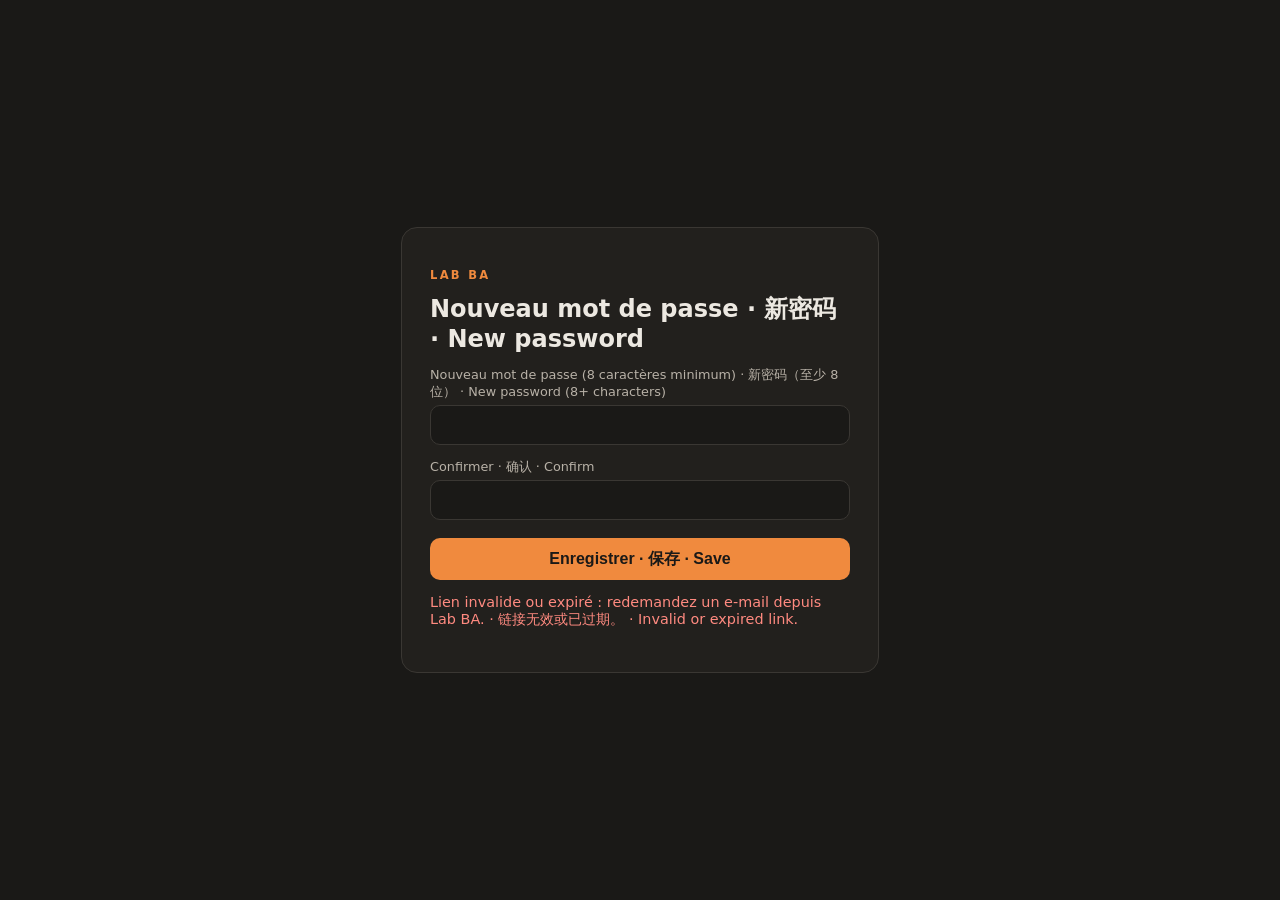
<file: docs/nouveau-mot-de-passe.html>
<!doctype html>
<html lang="fr">
<head>
<meta charset="utf-8">
<meta name="viewport" content="width=device-width, initial-scale=1">
<title>Lab BA · Nouveau mot de passe</title>
<link rel="icon" href="icone.png">
<style>
  :root { color-scheme: dark; }
  body { margin: 0; font-family: system-ui, "Segoe UI", "Microsoft YaHei", sans-serif; background: #1a1917; color: #ece8e1; display: grid; place-items: center; min-height: 100vh; }
  .carte { width: min(420px, calc(100vw - 32px)); border: 1px solid #3a3733; border-radius: 16px; padding: 28px; background: #22201d; }
  h1 { margin: 0 0 6px; font-size: 1.5rem; } .sur { color: #f08a3e; letter-spacing: .2em; font-size: .72rem; font-weight: 700; }
  label { display: block; margin-top: 14px; font-size: .8rem; color: #b8b1a7; }
  input { width: 100%; box-sizing: border-box; margin-top: 4px; height: 40px; border-radius: 10px; border: 1px solid #3a3733; background: #1a1917; color: #ece8e1; padding: 0 12px; font-size: 1rem; }
  button { margin-top: 18px; width: 100%; height: 42px; border: 0; border-radius: 10px; background: #f08a3e; color: #1a1917; font-weight: 700; font-size: 1rem; cursor: pointer; }
  button:disabled { opacity: .5; } #message { margin-top: 14px; font-size: .9rem; } .ok { color: #6fcf8f; } .non { color: #ff8a80; }
</style>
</head>
<body>
<div class="carte">
  <p class="sur">LAB BA</p>
  <h1>Nouveau mot de passe · 新密码 · New password</h1>
  <label>Nouveau mot de passe (8 caractères minimum) · 新密码（至少 8 位） · New password (8+ characters)
    <input id="mdp" type="password" autocomplete="new-password">
  </label>
  <label>Confirmer · 确认 · Confirm
    <input id="mdp2" type="password" autocomplete="new-password">
  </label>
  <button id="valider">Enregistrer · 保存 · Save</button>
  <p id="message"></p>
</div>
<script>
  // Le lien reçu par e-mail arrive avec un jeton temporaire dans l'adresse (#access_token=…&type=recovery)
  const SUPABASE = "https://qilwekcrkdrgqmttvjuw.supabase.co";
  const CLE_PUBLIQUE = "sb_publishable_pqtVKtRRmdA6pF23UzU9Fg_OQ5mdIr-";
  const params = new URLSearchParams(location.hash.slice(1));
  const jeton = params.get("access_token");
  const message = document.getElementById("message");
  const afficher = (texte, ok) => { message.textContent = texte; message.className = ok ? "ok" : "non"; };
  if (!jeton) afficher("Lien invalide ou expiré : redemandez un e-mail depuis Lab BA. · 链接无效或已过期。 · Invalid or expired link.", false);
  document.getElementById("valider").onclick = async () => {
    const mdp = document.getElementById("mdp").value;
    if (mdp.length < 8) return afficher("8 caractères minimum · 至少 8 位 · At least 8 characters", false);
    if (mdp !== document.getElementById("mdp2").value) return afficher("Les deux mots de passe diffèrent · 两次输入不一致 · Passwords do not match", false);
    const bouton = document.getElementById("valider");
    bouton.disabled = true;
    const r = await fetch(`${SUPABASE}/auth/v1/user`, {
      method: "PUT",
      headers: { apikey: CLE_PUBLIQUE, Authorization: `Bearer ${jeton}`, "Content-Type": "application/json" },
      body: JSON.stringify({ password: mdp }),
    }).catch(() => null);
    bouton.disabled = false;
    if (r && r.ok) {
      afficher("Mot de passe enregistré ✓ Retournez dans Lab BA et connectez-vous. · 密码已保存，请返回 Lab BA 登录。 · Password saved, sign in again in Lab BA.", true);
      history.replaceState(null, "", location.pathname);
    } else afficher("Échec : lien expiré ? Redemandez un e-mail depuis Lab BA. · 失败，请重新申请邮件。 · Failed: request a new e-mail from Lab BA.", false);
  };
</script>
</body>
</html>
</file>
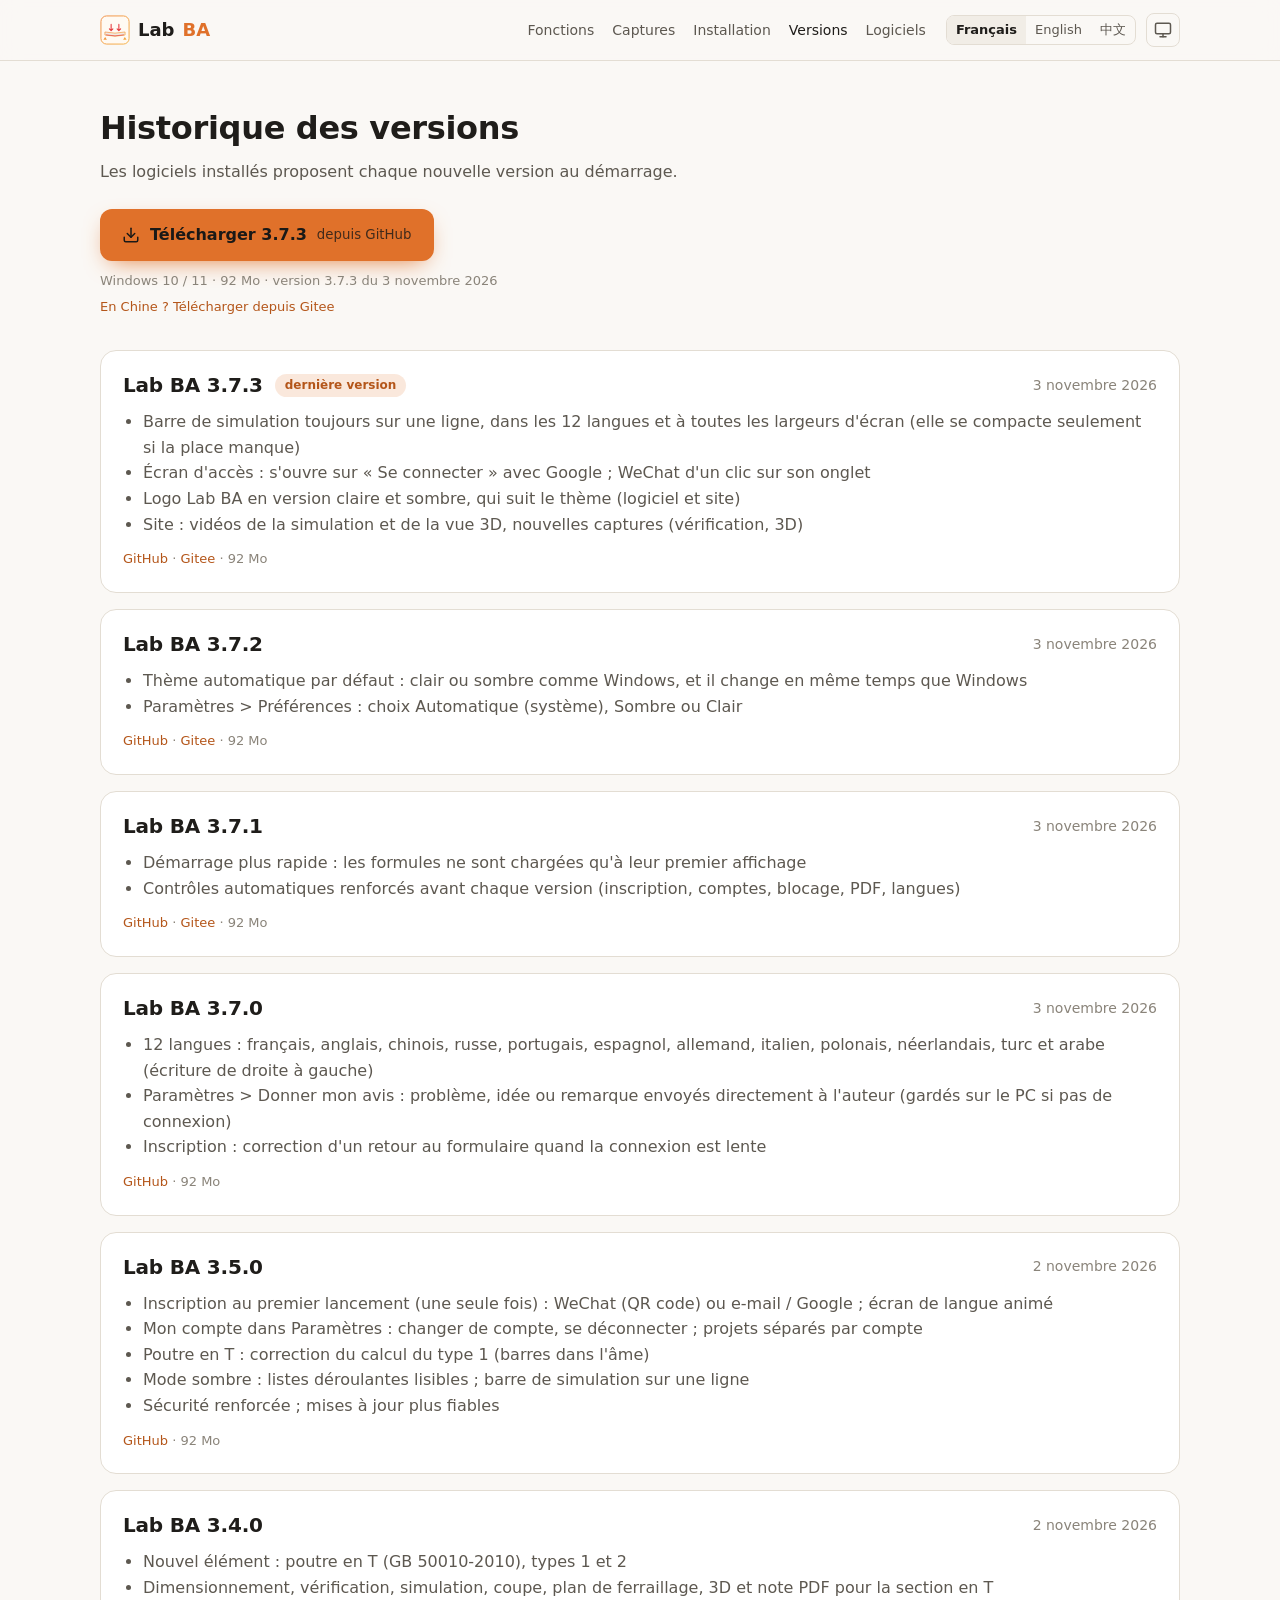
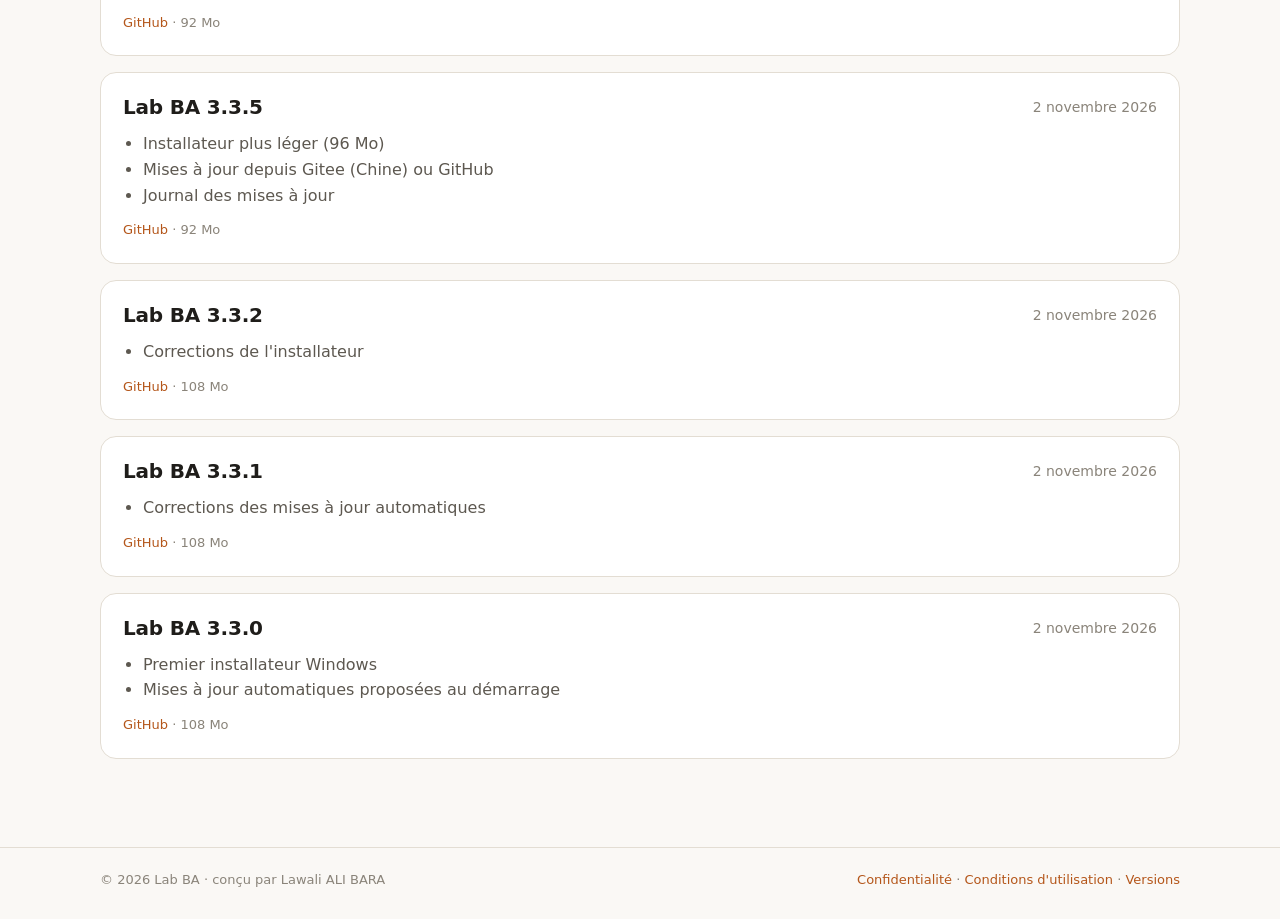
<file: docs/versions.html>
<!doctype html>
<html lang="fr-FR" data-langue="fr">
<head>
<meta charset="utf-8">
<meta name="viewport" content="width=device-width, initial-scale=1">
<title>Historique des versions · Lab BA</title>
<meta name="description" content="Les logiciels installés proposent chaque nouvelle version au démarrage.">
<link rel="canonical" href="https://alibaralawali-creator.github.io/lab-ba/versions.html">
<link rel="alternate" hreflang="fr" href="https://alibaralawali-creator.github.io/lab-ba/versions.html">
<link rel="alternate" hreflang="en" href="https://alibaralawali-creator.github.io/lab-ba/en/versions.html">
<link rel="alternate" hreflang="zh" href="https://alibaralawali-creator.github.io/lab-ba/zh/versions.html">
<link rel="alternate" hreflang="x-default" href="https://alibaralawali-creator.github.io/lab-ba/versions.html">
<meta property="og:type" content="website">
<meta property="og:title" content="Historique des versions · Lab BA">
<meta property="og:description" content="Les logiciels installés proposent chaque nouvelle version au démarrage.">
<meta property="og:image" content="https://alibaralawali-creator.github.io/lab-ba/captures/apercu.jpg">
<meta property="og:url" content="https://alibaralawali-creator.github.io/lab-ba/versions.html">
<meta name="twitter:card" content="summary_large_image">
<meta name="theme-color" content="#1a1917">
<link rel="icon" href="logo.svg" type="image/svg+xml">
<link rel="alternate icon" href="icone.png">
<link rel="stylesheet" href="assets/style.css">
<script>try{var t=localStorage.getItem("labba-site-theme");if(t==="light"||t==="dark")document.documentElement.dataset.theme=t}catch(e){}</script>
<script src="assets/site.js" defer></script>
</head>
<body>
<header class="entete">
  <div class="largeur entete-ligne">
    <a class="logo" href="index.html"><svg class="logo-dessin" width="30" height="30" viewBox="0 0 512 512" aria-hidden="true"><defs><linearGradient id="logo-or" x1="0" y1="0" x2="1" y2="1"><stop offset="0" stop-color="#f08a3e"/><stop offset="1" stop-color="#f5b041"/></linearGradient></defs>
<rect x="16" y="16" width="480" height="480" rx="96" fill="var(--logo-fond)" stroke="url(#logo-or)" stroke-width="16"/>
<path d="M136 24 V488 M256 24 V488 M376 24 V488 M24 136 H488 M24 256 H488 M24 376 H488" stroke="var(--logo-grille)" stroke-width="2"/>
<g transform="translate(0 44)"><g stroke="var(--logo-charge)" stroke-width="18" stroke-linecap="round" stroke-linejoin="round" fill="none"><path d="M190 116 V222 M160 192 L190 224 L220 192"/><path d="M322 116 V222 M292 192 L322 224 L352 192"/></g>
<path d="M84 246 Q256 286 428 246 V298 Q256 338 84 298 Z" fill="var(--logo-poutre)" stroke="url(#logo-or)" stroke-width="12" stroke-linejoin="round"/>
<path d="M110 296 Q256 330 402 296" stroke="var(--logo-charge)" stroke-width="11" stroke-linecap="round" fill="none"/>
<path d="M88 330 L118 380 H58 Z M424 330 L454 380 H394 Z" fill="url(#logo-or)"/></g></svg> Lab <span>BA</span></a>
    <nav class="menu" aria-label="Menu">
      <a href="index.html#fonctions">Fonctions</a>
      <a href="index.html#captures">Captures</a>
      <a href="index.html#installation">Installation</a>
      <a href="versions.html" aria-current="page">Versions</a>
      <a href="logiciels.html">Logiciels</a>
    </nav>
    <div class="outils">
      <div class="langues"><a href="versions.html" data-choix-langue="fr" aria-current="true">Français</a><a href="en/versions.html" data-choix-langue="en">English</a><a href="zh/versions.html" data-choix-langue="zh">中文</a></div>
      <button class="bouton-icone" data-theme-bouton data-titre-auto="Thème : automatique (comme l'ordinateur)" data-titre-light="Thème : clair" data-titre-dark="Thème : sombre" aria-label="Thème : automatique (comme l'ordinateur)" title="Thème : automatique (comme l'ordinateur)"><span data-icone="auto"><svg class="icone" width="18" height="18" viewBox="0 0 24 24" fill="none" stroke="currentColor" stroke-width="2" stroke-linecap="round" stroke-linejoin="round" aria-hidden="true"><rect width="20" height="14" x="2" y="3" rx="2"/><line x1="8" x2="16" y1="21" y2="21"/><line x1="12" x2="12" y1="17" y2="21"/></svg></span><span data-icone="light"><svg class="icone" width="18" height="18" viewBox="0 0 24 24" fill="none" stroke="currentColor" stroke-width="2" stroke-linecap="round" stroke-linejoin="round" aria-hidden="true"><circle cx="12" cy="12" r="4"/><path d="M12 2v2"/><path d="M12 20v2"/><path d="m4.93 4.93 1.41 1.41"/><path d="m17.66 17.66 1.41 1.41"/><path d="M2 12h2"/><path d="M20 12h2"/><path d="m6.34 17.66-1.41 1.41"/><path d="m19.07 4.93-1.41 1.41"/></svg></span><span data-icone="dark"><svg class="icone" width="18" height="18" viewBox="0 0 24 24" fill="none" stroke="currentColor" stroke-width="2" stroke-linecap="round" stroke-linejoin="round" aria-hidden="true"><path d="M20.985 12.486a9 9 0 1 1-9.473-9.472c.405-.022.617.46.402.803a6 6 0 0 0 8.268 8.268c.344-.215.825-.004.803.401"/></svg></span></button>
    </div>
  </div>
</header>
<main class="largeur page">
  <h1>Historique des versions</h1>
  <p class="texte-section">Les logiciels installés proposent chaque nouvelle version au démarrage.</p>
  <div class="telechargement" data-gitee="https://gitee.com/alibaralawali/lab-ba/releases/download/v3.7.3/Lab-BA-Setup-3.7.3.exe" data-github="https://github.com/alibaralawali-creator/lab-ba/releases/download/v3.7.3/Lab-BA-Setup-3.7.3.exe">
  <a class="bouton-principal" href="https://github.com/alibaralawali-creator/lab-ba/releases/download/v3.7.3/Lab-BA-Setup-3.7.3.exe" data-lien-principal><svg class="icone" width="18" height="18" viewBox="0 0 24 24" fill="none" stroke="currentColor" stroke-width="2" stroke-linecap="round" stroke-linejoin="round" aria-hidden="true"><path d="M12 15V3"/><path d="M21 15v4a2 2 0 0 1-2 2H5a2 2 0 0 1-2-2v-4"/><path d="m7 10 5 5 5-5"/></svg> Télécharger 3.7.3 <small data-serveur-texte data-gitee-texte="depuis Gitee (Chine)" data-github-texte="depuis GitHub">depuis GitHub</small></a>
  <p class="infos">Windows 10 / 11 · 92 Mo · version 3.7.3 du 3 novembre 2026</p>
  <a class="autre-serveur" href="https://gitee.com/alibaralawali/lab-ba/releases/download/v3.7.3/Lab-BA-Setup-3.7.3.exe" data-lien-autre data-gitee-texte="Hors de Chine ? Télécharger depuis GitHub" data-github-texte="En Chine ? Télécharger depuis Gitee">En Chine ? Télécharger depuis Gitee</a>
</div>
  <article class="version carte">
    <header><h2>Lab BA 3.7.3</h2><span class="badge">dernière version</span><time datetime="2026-11-03T05:09:30Z">3 novembre 2026</time></header>
    <ul><li>Barre de simulation toujours sur une ligne, dans les 12 langues et à toutes les largeurs d'écran (elle se compacte seulement si la place manque)</li><li>Écran d'accès : s'ouvre sur « Se connecter » avec Google ; WeChat d'un clic sur son onglet</li><li>Logo Lab BA en version claire et sombre, qui suit le thème (logiciel et site)</li><li>Site : vidéos de la simulation et de la vue 3D, nouvelles captures (vérification, 3D)</li></ul>
    <p class="liens-version"><a href="https://github.com/alibaralawali-creator/lab-ba/releases/download/v3.7.3/Lab-BA-Setup-3.7.3.exe">GitHub</a> · <a href="https://gitee.com/alibaralawali/lab-ba/releases/download/v3.7.3/Lab-BA-Setup-3.7.3.exe">Gitee</a> · 92 Mo</p>
  </article>
  <article class="version carte">
    <header><h2>Lab BA 3.7.2</h2><time datetime="2026-11-02T17:45:27Z">3 novembre 2026</time></header>
    <ul><li>Thème automatique par défaut : clair ou sombre comme Windows, et il change en même temps que Windows</li><li>Paramètres &gt; Préférences : choix Automatique (système), Sombre ou Clair</li></ul>
    <p class="liens-version"><a href="https://github.com/alibaralawali-creator/lab-ba/releases/download/v3.7.2/Lab-BA-Setup-3.7.2.exe">GitHub</a> · <a href="https://gitee.com/alibaralawali/lab-ba/releases/download/v3.7.2/Lab-BA-Setup-3.7.2.exe">Gitee</a> · 92 Mo</p>
  </article>
  <article class="version carte">
    <header><h2>Lab BA 3.7.1</h2><time datetime="2026-11-02T17:27:35Z">3 novembre 2026</time></header>
    <ul><li>Démarrage plus rapide : les formules ne sont chargées qu'à leur premier affichage</li><li>Contrôles automatiques renforcés avant chaque version (inscription, comptes, blocage, PDF, langues)</li></ul>
    <p class="liens-version"><a href="https://github.com/alibaralawali-creator/lab-ba/releases/download/v3.7.1/Lab-BA-Setup-3.7.1.exe">GitHub</a> · <a href="https://gitee.com/alibaralawali/lab-ba/releases/download/v3.7.1/Lab-BA-Setup-3.7.1.exe">Gitee</a> · 92 Mo</p>
  </article>
  <article class="version carte">
    <header><h2>Lab BA 3.7.0</h2><time datetime="2026-11-02T16:17:25Z">3 novembre 2026</time></header>
    <ul><li>12 langues : français, anglais, chinois, russe, portugais, espagnol, allemand, italien, polonais, néerlandais, turc et arabe (écriture de droite à gauche)</li><li>Paramètres &gt; Donner mon avis : problème, idée ou remarque envoyés directement à l'auteur (gardés sur le PC si pas de connexion)</li><li>Inscription : correction d'un retour au formulaire quand la connexion est lente</li></ul>
    <p class="liens-version"><a href="https://github.com/alibaralawali-creator/lab-ba/releases/download/v3.7.0/Lab-BA-Setup-3.7.0.exe">GitHub</a> · 92 Mo</p>
  </article>
  <article class="version carte">
    <header><h2>Lab BA 3.5.0</h2><time datetime="2026-11-02T14:38:49Z">2 novembre 2026</time></header>
    <ul><li>Inscription au premier lancement (une seule fois) : WeChat (QR code) ou e-mail / Google ; écran de langue animé</li><li>Mon compte dans Paramètres : changer de compte, se déconnecter ; projets séparés par compte</li><li>Poutre en T : correction du calcul du type 1 (barres dans l'âme)</li><li>Mode sombre : listes déroulantes lisibles ; barre de simulation sur une ligne</li><li>Sécurité renforcée ; mises à jour plus fiables</li></ul>
    <p class="liens-version"><a href="https://github.com/alibaralawali-creator/lab-ba/releases/download/v3.5.0/Lab-BA-Setup-3.5.0.exe">GitHub</a> · 92 Mo</p>
  </article>
  <article class="version carte">
    <header><h2>Lab BA 3.4.0</h2><time datetime="2026-11-02T07:44:56Z">2 novembre 2026</time></header>
    <ul><li>Nouvel élément : poutre en T (GB 50010-2010), types 1 et 2</li><li>Dimensionnement, vérification, simulation, coupe, plan de ferraillage, 3D et note PDF pour la section en T</li></ul>
    <p class="liens-version"><a href="https://github.com/alibaralawali-creator/lab-ba/releases/download/v3.4.0/Lab-BA-Setup-3.4.0.exe">GitHub</a> · 92 Mo</p>
  </article>
  <article class="version carte">
    <header><h2>Lab BA 3.3.5</h2><time datetime="2026-11-01T20:50:59Z">2 novembre 2026</time></header>
    <ul><li>Installateur plus léger (96 Mo)</li><li>Mises à jour depuis Gitee (Chine) ou GitHub</li><li>Journal des mises à jour</li></ul>
    <p class="liens-version"><a href="https://github.com/alibaralawali-creator/lab-ba/releases/download/v3.3.5/Lab-BA-Setup-3.3.5.exe">GitHub</a> · 92 Mo</p>
  </article>
  <article class="version carte">
    <header><h2>Lab BA 3.3.2</h2><time datetime="2026-11-01T19:45:31Z">2 novembre 2026</time></header>
    <ul><li>Corrections de l'installateur</li></ul>
    <p class="liens-version"><a href="https://github.com/alibaralawali-creator/lab-ba/releases/download/v3.3.2/Lab-BA-Setup-3.3.2.exe">GitHub</a> · 108 Mo</p>
  </article>
  <article class="version carte">
    <header><h2>Lab BA 3.3.1</h2><time datetime="2026-11-01T19:39:59Z">2 novembre 2026</time></header>
    <ul><li>Corrections des mises à jour automatiques</li></ul>
    <p class="liens-version"><a href="https://github.com/alibaralawali-creator/lab-ba/releases/download/v3.3.1/Lab-BA-Setup-3.3.1.exe">GitHub</a> · 108 Mo</p>
  </article>
  <article class="version carte">
    <header><h2>Lab BA 3.3.0</h2><time datetime="2026-11-01T19:16:58Z">2 novembre 2026</time></header>
    <ul><li>Premier installateur Windows</li><li>Mises à jour automatiques proposées au démarrage</li></ul>
    <p class="liens-version"><a href="https://github.com/alibaralawali-creator/lab-ba/releases/download/v3.3.0/Lab-BA-Setup-3.3.0.exe">GitHub</a> · 108 Mo</p>
  </article>
</main>
<footer class="pied">
  <div class="largeur pied-ligne">
    <span>© 2026 Lab BA · conçu par Lawali ALI BARA</span>
    <span><a href="confidentialite.html">Confidentialité</a> · <a href="conditions.html">Conditions d'utilisation</a> · <a href="versions.html">Versions</a></span>
  </div>
</footer>
</body>
</html>
</file>
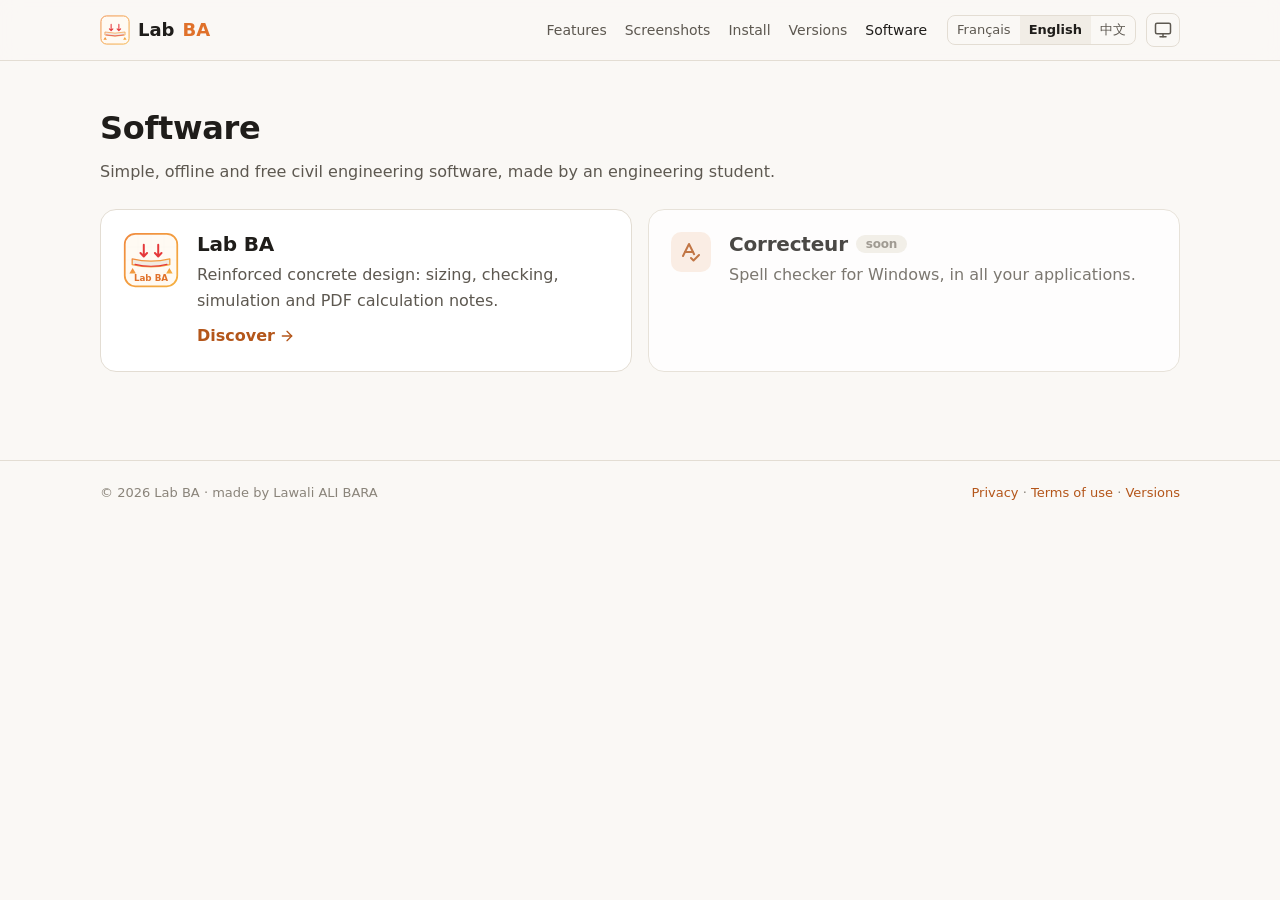
<file: docs/en/logiciels.html>
<!doctype html>
<html lang="en-GB" data-langue="en">
<head>
<meta charset="utf-8">
<meta name="viewport" content="width=device-width, initial-scale=1">
<title>Software · Lab BA</title>
<meta name="description" content="Simple, offline and free civil engineering software, made by an engineering student.">
<link rel="canonical" href="https://alibaralawali-creator.github.io/lab-ba/en/logiciels.html">
<link rel="alternate" hreflang="fr" href="https://alibaralawali-creator.github.io/lab-ba/logiciels.html">
<link rel="alternate" hreflang="en" href="https://alibaralawali-creator.github.io/lab-ba/en/logiciels.html">
<link rel="alternate" hreflang="zh" href="https://alibaralawali-creator.github.io/lab-ba/zh/logiciels.html">
<link rel="alternate" hreflang="x-default" href="https://alibaralawali-creator.github.io/lab-ba/logiciels.html">
<meta property="og:type" content="website">
<meta property="og:title" content="Software · Lab BA">
<meta property="og:description" content="Simple, offline and free civil engineering software, made by an engineering student.">
<meta property="og:image" content="https://alibaralawali-creator.github.io/lab-ba/captures/apercu.jpg">
<meta property="og:url" content="https://alibaralawali-creator.github.io/lab-ba/en/logiciels.html">
<meta name="twitter:card" content="summary_large_image">
<meta name="theme-color" content="#1a1917">
<link rel="icon" href="../logo.svg" type="image/svg+xml">
<link rel="alternate icon" href="../icone.png">
<link rel="stylesheet" href="../assets/style.css">
<script>try{var t=localStorage.getItem("labba-site-theme");if(t==="light"||t==="dark")document.documentElement.dataset.theme=t}catch(e){}</script>
<script src="../assets/site.js" defer></script>
</head>
<body>
<header class="entete">
  <div class="largeur entete-ligne">
    <a class="logo" href="index.html"><svg class="logo-dessin" width="30" height="30" viewBox="0 0 512 512" aria-hidden="true"><defs><linearGradient id="logo-or" x1="0" y1="0" x2="1" y2="1"><stop offset="0" stop-color="#f08a3e"/><stop offset="1" stop-color="#f5b041"/></linearGradient></defs>
<rect x="16" y="16" width="480" height="480" rx="96" fill="var(--logo-fond)" stroke="url(#logo-or)" stroke-width="16"/>
<path d="M136 24 V488 M256 24 V488 M376 24 V488 M24 136 H488 M24 256 H488 M24 376 H488" stroke="var(--logo-grille)" stroke-width="2"/>
<g transform="translate(0 44)"><g stroke="var(--logo-charge)" stroke-width="18" stroke-linecap="round" stroke-linejoin="round" fill="none"><path d="M190 116 V222 M160 192 L190 224 L220 192"/><path d="M322 116 V222 M292 192 L322 224 L352 192"/></g>
<path d="M84 246 Q256 286 428 246 V298 Q256 338 84 298 Z" fill="var(--logo-poutre)" stroke="url(#logo-or)" stroke-width="12" stroke-linejoin="round"/>
<path d="M110 296 Q256 330 402 296" stroke="var(--logo-charge)" stroke-width="11" stroke-linecap="round" fill="none"/>
<path d="M88 330 L118 380 H58 Z M424 330 L454 380 H394 Z" fill="url(#logo-or)"/></g></svg> Lab <span>BA</span></a>
    <nav class="menu" aria-label="Menu">
      <a href="index.html#fonctions">Features</a>
      <a href="index.html#captures">Screenshots</a>
      <a href="index.html#installation">Install</a>
      <a href="versions.html">Versions</a>
      <a href="logiciels.html" aria-current="page">Software</a>
    </nav>
    <div class="outils">
      <div class="langues"><a href="../logiciels.html" data-choix-langue="fr">Français</a><a href="../en/logiciels.html" data-choix-langue="en" aria-current="true">English</a><a href="../zh/logiciels.html" data-choix-langue="zh">中文</a></div>
      <button class="bouton-icone" data-theme-bouton data-titre-auto="Theme: automatic (follows your computer)" data-titre-light="Theme: light" data-titre-dark="Theme: dark" aria-label="Theme: automatic (follows your computer)" title="Theme: automatic (follows your computer)"><span data-icone="auto"><svg class="icone" width="18" height="18" viewBox="0 0 24 24" fill="none" stroke="currentColor" stroke-width="2" stroke-linecap="round" stroke-linejoin="round" aria-hidden="true"><rect width="20" height="14" x="2" y="3" rx="2"/><line x1="8" x2="16" y1="21" y2="21"/><line x1="12" x2="12" y1="17" y2="21"/></svg></span><span data-icone="light"><svg class="icone" width="18" height="18" viewBox="0 0 24 24" fill="none" stroke="currentColor" stroke-width="2" stroke-linecap="round" stroke-linejoin="round" aria-hidden="true"><circle cx="12" cy="12" r="4"/><path d="M12 2v2"/><path d="M12 20v2"/><path d="m4.93 4.93 1.41 1.41"/><path d="m17.66 17.66 1.41 1.41"/><path d="M2 12h2"/><path d="M20 12h2"/><path d="m6.34 17.66-1.41 1.41"/><path d="m19.07 4.93-1.41 1.41"/></svg></span><span data-icone="dark"><svg class="icone" width="18" height="18" viewBox="0 0 24 24" fill="none" stroke="currentColor" stroke-width="2" stroke-linecap="round" stroke-linejoin="round" aria-hidden="true"><path d="M20.985 12.486a9 9 0 1 1-9.473-9.472c.405-.022.617.46.402.803a6 6 0 0 0 8.268 8.268c.344-.215.825-.004.803.401"/></svg></span></button>
    </div>
  </div>
</header>
<main class="largeur page">
  <h1>Software</h1>
  <p class="texte-section">Simple, offline and free civil engineering software, made by an engineering student.</p>
  <div class="grille-logiciels">
    <a class="carte logiciel" href="index.html"><svg class="logo-dessin" width="56" height="56" viewBox="0 0 512 512" aria-hidden="true"><defs><linearGradient id="logo-or" x1="0" y1="0" x2="1" y2="1"><stop offset="0" stop-color="#f08a3e"/><stop offset="1" stop-color="#f5b041"/></linearGradient></defs>
<rect x="16" y="16" width="480" height="480" rx="96" fill="var(--logo-fond)" stroke="url(#logo-or)" stroke-width="16"/>
<path d="M136 24 V488 M256 24 V488 M376 24 V488 M24 136 H488 M24 256 H488 M24 376 H488" stroke="var(--logo-grille)" stroke-width="2"/>
<g><g stroke="var(--logo-charge)" stroke-width="18" stroke-linecap="round" stroke-linejoin="round" fill="none"><path d="M190 116 V222 M160 192 L190 224 L220 192"/><path d="M322 116 V222 M292 192 L322 224 L352 192"/></g>
<path d="M84 246 Q256 286 428 246 V298 Q256 338 84 298 Z" fill="var(--logo-poutre)" stroke="url(#logo-or)" stroke-width="12" stroke-linejoin="round"/>
<path d="M110 296 Q256 330 402 296" stroke="var(--logo-charge)" stroke-width="11" stroke-linecap="round" fill="none"/>
<path d="M88 330 L118 380 H58 Z M424 330 L454 380 H394 Z" fill="url(#logo-or)"/></g><text x="256" y="452" text-anchor="middle" font-family="Segoe UI, system-ui, sans-serif" font-weight="700" font-size="80" fill="var(--logo-texte)">Lab BA</text></svg><div><h2>Lab BA</h2><p>Reinforced concrete design: sizing, checking, simulation and PDF calculation notes.</p><span class="lien">Discover <svg class="icone" width="16" height="16" viewBox="0 0 24 24" fill="none" stroke="currentColor" stroke-width="2" stroke-linecap="round" stroke-linejoin="round" aria-hidden="true"><path d="M5 12h14"/><path d="m12 5 7 7-7 7"/></svg></span></div></a>
    <div class="carte logiciel a-venir"><span class="pastille"><svg class="icone" width="24" height="24" viewBox="0 0 24 24" fill="none" stroke="currentColor" stroke-width="2" stroke-linecap="round" stroke-linejoin="round" aria-hidden="true"><path d="m20 15-5.5 5.5L12 18"/><path d="m4 16 6-12 5.115 10.23"/><path d="M6 12h8"/></svg></span><div><h2>Correcteur <span class="badge discret">soon</span></h2><p>Spell checker for Windows, in all your applications.</p></div></div>
  </div>
</main>
<footer class="pied">
  <div class="largeur pied-ligne">
    <span>© 2026 Lab BA · made by Lawali ALI BARA</span>
    <span><a href="../confidentialite.html">Privacy</a> · <a href="../conditions.html">Terms of use</a> · <a href="versions.html">Versions</a></span>
  </div>
</footer>
</body>
</html>
</file>
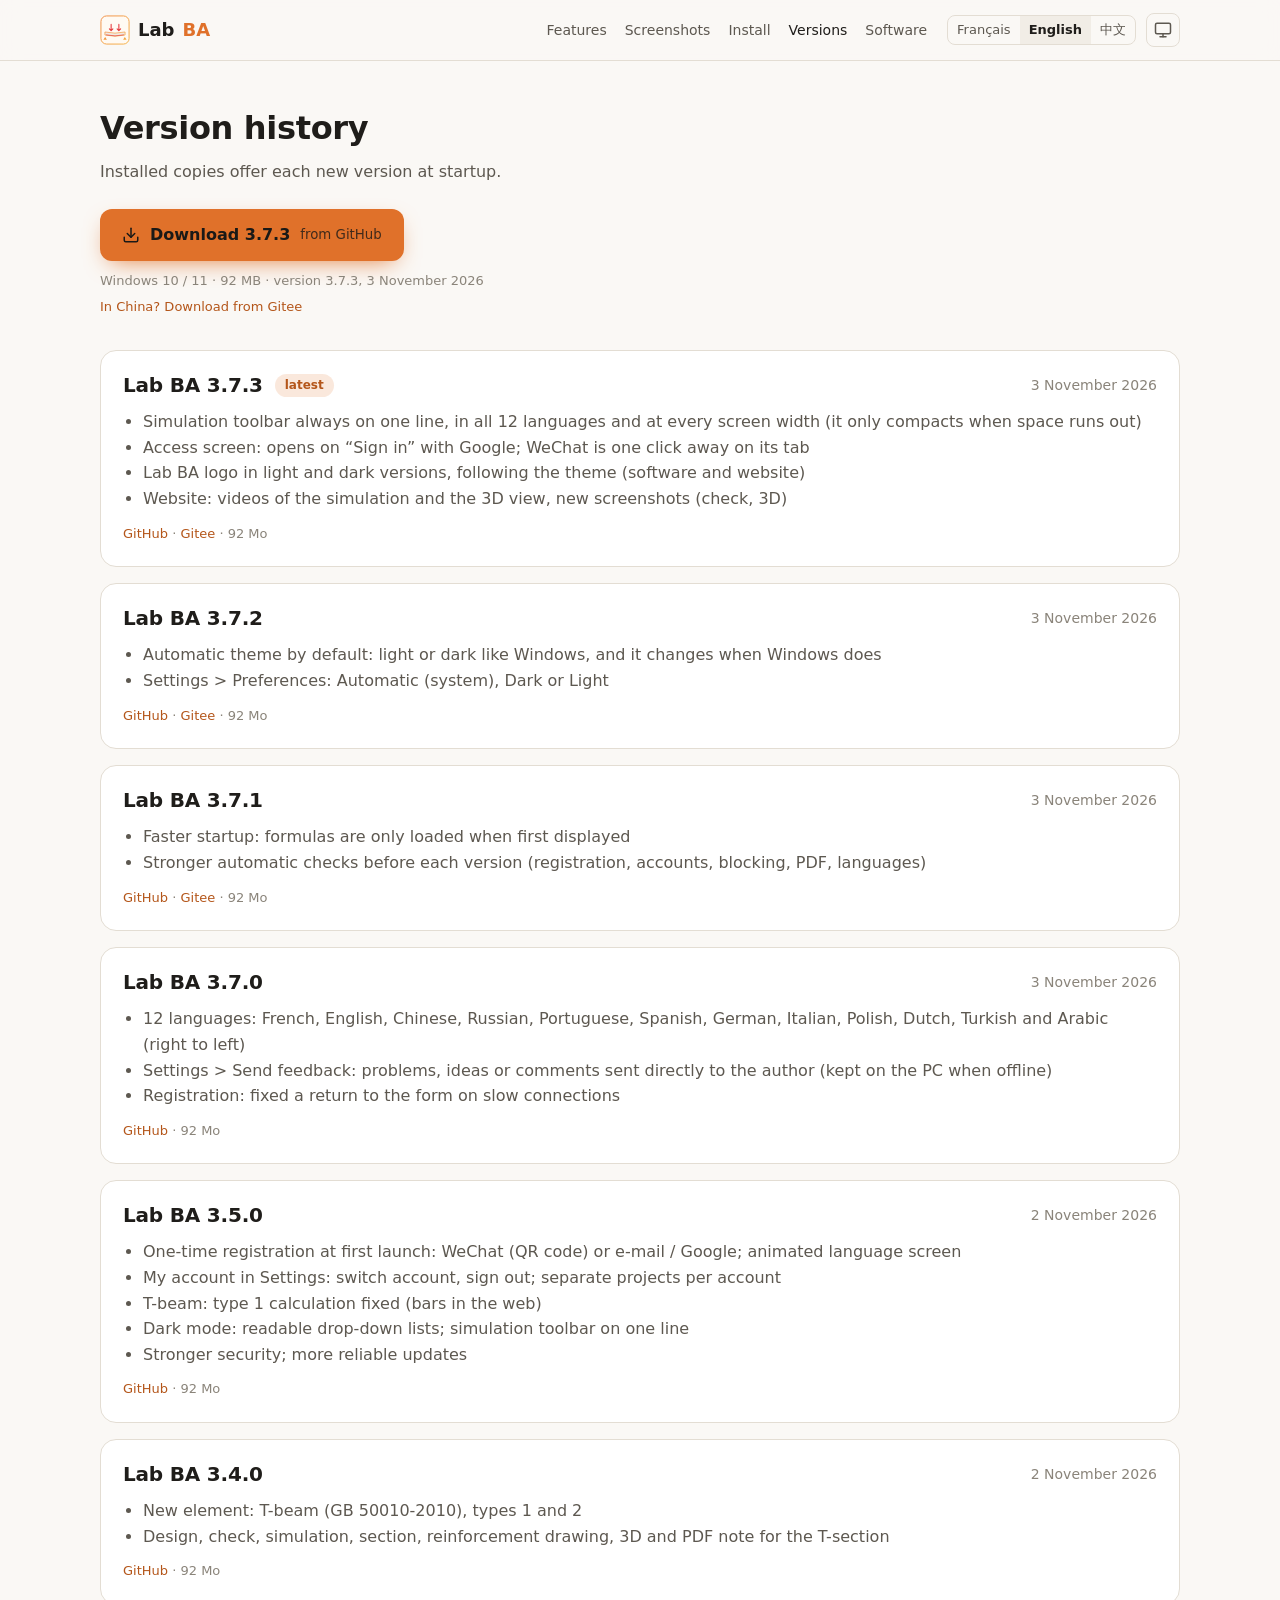
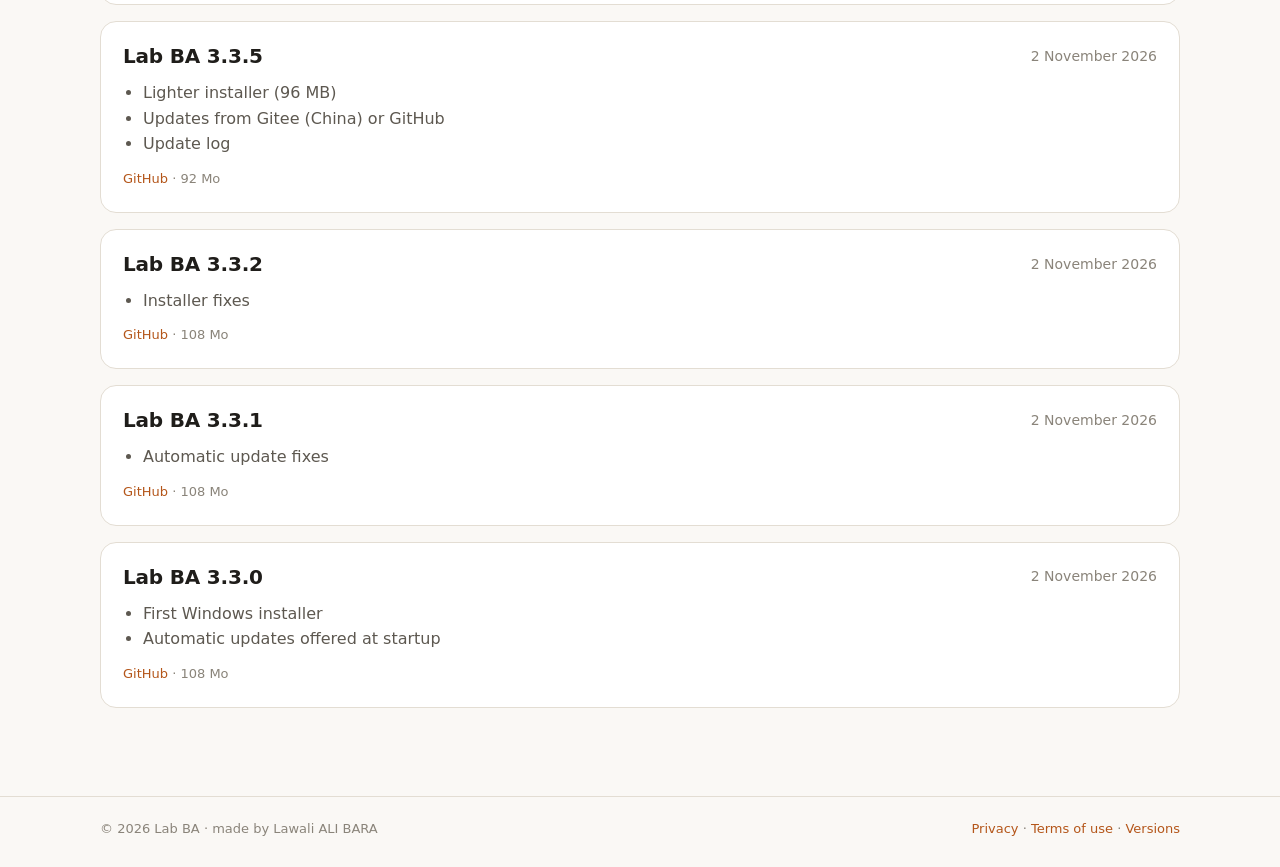
<file: docs/en/versions.html>
<!doctype html>
<html lang="en-GB" data-langue="en">
<head>
<meta charset="utf-8">
<meta name="viewport" content="width=device-width, initial-scale=1">
<title>Version history · Lab BA</title>
<meta name="description" content="Installed copies offer each new version at startup.">
<link rel="canonical" href="https://alibaralawali-creator.github.io/lab-ba/en/versions.html">
<link rel="alternate" hreflang="fr" href="https://alibaralawali-creator.github.io/lab-ba/versions.html">
<link rel="alternate" hreflang="en" href="https://alibaralawali-creator.github.io/lab-ba/en/versions.html">
<link rel="alternate" hreflang="zh" href="https://alibaralawali-creator.github.io/lab-ba/zh/versions.html">
<link rel="alternate" hreflang="x-default" href="https://alibaralawali-creator.github.io/lab-ba/versions.html">
<meta property="og:type" content="website">
<meta property="og:title" content="Version history · Lab BA">
<meta property="og:description" content="Installed copies offer each new version at startup.">
<meta property="og:image" content="https://alibaralawali-creator.github.io/lab-ba/captures/apercu.jpg">
<meta property="og:url" content="https://alibaralawali-creator.github.io/lab-ba/en/versions.html">
<meta name="twitter:card" content="summary_large_image">
<meta name="theme-color" content="#1a1917">
<link rel="icon" href="../logo.svg" type="image/svg+xml">
<link rel="alternate icon" href="../icone.png">
<link rel="stylesheet" href="../assets/style.css">
<script>try{var t=localStorage.getItem("labba-site-theme");if(t==="light"||t==="dark")document.documentElement.dataset.theme=t}catch(e){}</script>
<script src="../assets/site.js" defer></script>
</head>
<body>
<header class="entete">
  <div class="largeur entete-ligne">
    <a class="logo" href="index.html"><svg class="logo-dessin" width="30" height="30" viewBox="0 0 512 512" aria-hidden="true"><defs><linearGradient id="logo-or" x1="0" y1="0" x2="1" y2="1"><stop offset="0" stop-color="#f08a3e"/><stop offset="1" stop-color="#f5b041"/></linearGradient></defs>
<rect x="16" y="16" width="480" height="480" rx="96" fill="var(--logo-fond)" stroke="url(#logo-or)" stroke-width="16"/>
<path d="M136 24 V488 M256 24 V488 M376 24 V488 M24 136 H488 M24 256 H488 M24 376 H488" stroke="var(--logo-grille)" stroke-width="2"/>
<g transform="translate(0 44)"><g stroke="var(--logo-charge)" stroke-width="18" stroke-linecap="round" stroke-linejoin="round" fill="none"><path d="M190 116 V222 M160 192 L190 224 L220 192"/><path d="M322 116 V222 M292 192 L322 224 L352 192"/></g>
<path d="M84 246 Q256 286 428 246 V298 Q256 338 84 298 Z" fill="var(--logo-poutre)" stroke="url(#logo-or)" stroke-width="12" stroke-linejoin="round"/>
<path d="M110 296 Q256 330 402 296" stroke="var(--logo-charge)" stroke-width="11" stroke-linecap="round" fill="none"/>
<path d="M88 330 L118 380 H58 Z M424 330 L454 380 H394 Z" fill="url(#logo-or)"/></g></svg> Lab <span>BA</span></a>
    <nav class="menu" aria-label="Menu">
      <a href="index.html#fonctions">Features</a>
      <a href="index.html#captures">Screenshots</a>
      <a href="index.html#installation">Install</a>
      <a href="versions.html" aria-current="page">Versions</a>
      <a href="logiciels.html">Software</a>
    </nav>
    <div class="outils">
      <div class="langues"><a href="../versions.html" data-choix-langue="fr">Français</a><a href="../en/versions.html" data-choix-langue="en" aria-current="true">English</a><a href="../zh/versions.html" data-choix-langue="zh">中文</a></div>
      <button class="bouton-icone" data-theme-bouton data-titre-auto="Theme: automatic (follows your computer)" data-titre-light="Theme: light" data-titre-dark="Theme: dark" aria-label="Theme: automatic (follows your computer)" title="Theme: automatic (follows your computer)"><span data-icone="auto"><svg class="icone" width="18" height="18" viewBox="0 0 24 24" fill="none" stroke="currentColor" stroke-width="2" stroke-linecap="round" stroke-linejoin="round" aria-hidden="true"><rect width="20" height="14" x="2" y="3" rx="2"/><line x1="8" x2="16" y1="21" y2="21"/><line x1="12" x2="12" y1="17" y2="21"/></svg></span><span data-icone="light"><svg class="icone" width="18" height="18" viewBox="0 0 24 24" fill="none" stroke="currentColor" stroke-width="2" stroke-linecap="round" stroke-linejoin="round" aria-hidden="true"><circle cx="12" cy="12" r="4"/><path d="M12 2v2"/><path d="M12 20v2"/><path d="m4.93 4.93 1.41 1.41"/><path d="m17.66 17.66 1.41 1.41"/><path d="M2 12h2"/><path d="M20 12h2"/><path d="m6.34 17.66-1.41 1.41"/><path d="m19.07 4.93-1.41 1.41"/></svg></span><span data-icone="dark"><svg class="icone" width="18" height="18" viewBox="0 0 24 24" fill="none" stroke="currentColor" stroke-width="2" stroke-linecap="round" stroke-linejoin="round" aria-hidden="true"><path d="M20.985 12.486a9 9 0 1 1-9.473-9.472c.405-.022.617.46.402.803a6 6 0 0 0 8.268 8.268c.344-.215.825-.004.803.401"/></svg></span></button>
    </div>
  </div>
</header>
<main class="largeur page">
  <h1>Version history</h1>
  <p class="texte-section">Installed copies offer each new version at startup.</p>
  <div class="telechargement" data-gitee="https://gitee.com/alibaralawali/lab-ba/releases/download/v3.7.3/Lab-BA-Setup-3.7.3.exe" data-github="https://github.com/alibaralawali-creator/lab-ba/releases/download/v3.7.3/Lab-BA-Setup-3.7.3.exe">
  <a class="bouton-principal" href="https://github.com/alibaralawali-creator/lab-ba/releases/download/v3.7.3/Lab-BA-Setup-3.7.3.exe" data-lien-principal><svg class="icone" width="18" height="18" viewBox="0 0 24 24" fill="none" stroke="currentColor" stroke-width="2" stroke-linecap="round" stroke-linejoin="round" aria-hidden="true"><path d="M12 15V3"/><path d="M21 15v4a2 2 0 0 1-2 2H5a2 2 0 0 1-2-2v-4"/><path d="m7 10 5 5 5-5"/></svg> Download 3.7.3 <small data-serveur-texte data-gitee-texte="from Gitee (China)" data-github-texte="from GitHub">from GitHub</small></a>
  <p class="infos">Windows 10 / 11 · 92 MB · version 3.7.3, 3 November 2026</p>
  <a class="autre-serveur" href="https://gitee.com/alibaralawali/lab-ba/releases/download/v3.7.3/Lab-BA-Setup-3.7.3.exe" data-lien-autre data-gitee-texte="Outside China? Download from GitHub" data-github-texte="In China? Download from Gitee">In China? Download from Gitee</a>
</div>
  <article class="version carte">
    <header><h2>Lab BA 3.7.3</h2><span class="badge">latest</span><time datetime="2026-11-03T05:09:30Z">3 November 2026</time></header>
    <ul><li>Simulation toolbar always on one line, in all 12 languages and at every screen width (it only compacts when space runs out)</li><li>Access screen: opens on “Sign in” with Google; WeChat is one click away on its tab</li><li>Lab BA logo in light and dark versions, following the theme (software and website)</li><li>Website: videos of the simulation and the 3D view, new screenshots (check, 3D)</li></ul>
    <p class="liens-version"><a href="https://github.com/alibaralawali-creator/lab-ba/releases/download/v3.7.3/Lab-BA-Setup-3.7.3.exe">GitHub</a> · <a href="https://gitee.com/alibaralawali/lab-ba/releases/download/v3.7.3/Lab-BA-Setup-3.7.3.exe">Gitee</a> · 92 Mo</p>
  </article>
  <article class="version carte">
    <header><h2>Lab BA 3.7.2</h2><time datetime="2026-11-02T17:45:27Z">3 November 2026</time></header>
    <ul><li>Automatic theme by default: light or dark like Windows, and it changes when Windows does</li><li>Settings &gt; Preferences: Automatic (system), Dark or Light</li></ul>
    <p class="liens-version"><a href="https://github.com/alibaralawali-creator/lab-ba/releases/download/v3.7.2/Lab-BA-Setup-3.7.2.exe">GitHub</a> · <a href="https://gitee.com/alibaralawali/lab-ba/releases/download/v3.7.2/Lab-BA-Setup-3.7.2.exe">Gitee</a> · 92 Mo</p>
  </article>
  <article class="version carte">
    <header><h2>Lab BA 3.7.1</h2><time datetime="2026-11-02T17:27:35Z">3 November 2026</time></header>
    <ul><li>Faster startup: formulas are only loaded when first displayed</li><li>Stronger automatic checks before each version (registration, accounts, blocking, PDF, languages)</li></ul>
    <p class="liens-version"><a href="https://github.com/alibaralawali-creator/lab-ba/releases/download/v3.7.1/Lab-BA-Setup-3.7.1.exe">GitHub</a> · <a href="https://gitee.com/alibaralawali/lab-ba/releases/download/v3.7.1/Lab-BA-Setup-3.7.1.exe">Gitee</a> · 92 Mo</p>
  </article>
  <article class="version carte">
    <header><h2>Lab BA 3.7.0</h2><time datetime="2026-11-02T16:17:25Z">3 November 2026</time></header>
    <ul><li>12 languages: French, English, Chinese, Russian, Portuguese, Spanish, German, Italian, Polish, Dutch, Turkish and Arabic (right to left)</li><li>Settings &gt; Send feedback: problems, ideas or comments sent directly to the author (kept on the PC when offline)</li><li>Registration: fixed a return to the form on slow connections</li></ul>
    <p class="liens-version"><a href="https://github.com/alibaralawali-creator/lab-ba/releases/download/v3.7.0/Lab-BA-Setup-3.7.0.exe">GitHub</a> · 92 Mo</p>
  </article>
  <article class="version carte">
    <header><h2>Lab BA 3.5.0</h2><time datetime="2026-11-02T14:38:49Z">2 November 2026</time></header>
    <ul><li>One-time registration at first launch: WeChat (QR code) or e-mail / Google; animated language screen</li><li>My account in Settings: switch account, sign out; separate projects per account</li><li>T-beam: type 1 calculation fixed (bars in the web)</li><li>Dark mode: readable drop-down lists; simulation toolbar on one line</li><li>Stronger security; more reliable updates</li></ul>
    <p class="liens-version"><a href="https://github.com/alibaralawali-creator/lab-ba/releases/download/v3.5.0/Lab-BA-Setup-3.5.0.exe">GitHub</a> · 92 Mo</p>
  </article>
  <article class="version carte">
    <header><h2>Lab BA 3.4.0</h2><time datetime="2026-11-02T07:44:56Z">2 November 2026</time></header>
    <ul><li>New element: T-beam (GB 50010-2010), types 1 and 2</li><li>Design, check, simulation, section, reinforcement drawing, 3D and PDF note for the T-section</li></ul>
    <p class="liens-version"><a href="https://github.com/alibaralawali-creator/lab-ba/releases/download/v3.4.0/Lab-BA-Setup-3.4.0.exe">GitHub</a> · 92 Mo</p>
  </article>
  <article class="version carte">
    <header><h2>Lab BA 3.3.5</h2><time datetime="2026-11-01T20:50:59Z">2 November 2026</time></header>
    <ul><li>Lighter installer (96 MB)</li><li>Updates from Gitee (China) or GitHub</li><li>Update log</li></ul>
    <p class="liens-version"><a href="https://github.com/alibaralawali-creator/lab-ba/releases/download/v3.3.5/Lab-BA-Setup-3.3.5.exe">GitHub</a> · 92 Mo</p>
  </article>
  <article class="version carte">
    <header><h2>Lab BA 3.3.2</h2><time datetime="2026-11-01T19:45:31Z">2 November 2026</time></header>
    <ul><li>Installer fixes</li></ul>
    <p class="liens-version"><a href="https://github.com/alibaralawali-creator/lab-ba/releases/download/v3.3.2/Lab-BA-Setup-3.3.2.exe">GitHub</a> · 108 Mo</p>
  </article>
  <article class="version carte">
    <header><h2>Lab BA 3.3.1</h2><time datetime="2026-11-01T19:39:59Z">2 November 2026</time></header>
    <ul><li>Automatic update fixes</li></ul>
    <p class="liens-version"><a href="https://github.com/alibaralawali-creator/lab-ba/releases/download/v3.3.1/Lab-BA-Setup-3.3.1.exe">GitHub</a> · 108 Mo</p>
  </article>
  <article class="version carte">
    <header><h2>Lab BA 3.3.0</h2><time datetime="2026-11-01T19:16:58Z">2 November 2026</time></header>
    <ul><li>First Windows installer</li><li>Automatic updates offered at startup</li></ul>
    <p class="liens-version"><a href="https://github.com/alibaralawali-creator/lab-ba/releases/download/v3.3.0/Lab-BA-Setup-3.3.0.exe">GitHub</a> · 108 Mo</p>
  </article>
</main>
<footer class="pied">
  <div class="largeur pied-ligne">
    <span>© 2026 Lab BA · made by Lawali ALI BARA</span>
    <span><a href="../confidentialite.html">Privacy</a> · <a href="../conditions.html">Terms of use</a> · <a href="versions.html">Versions</a></span>
  </div>
</footer>
</body>
</html>
</file>
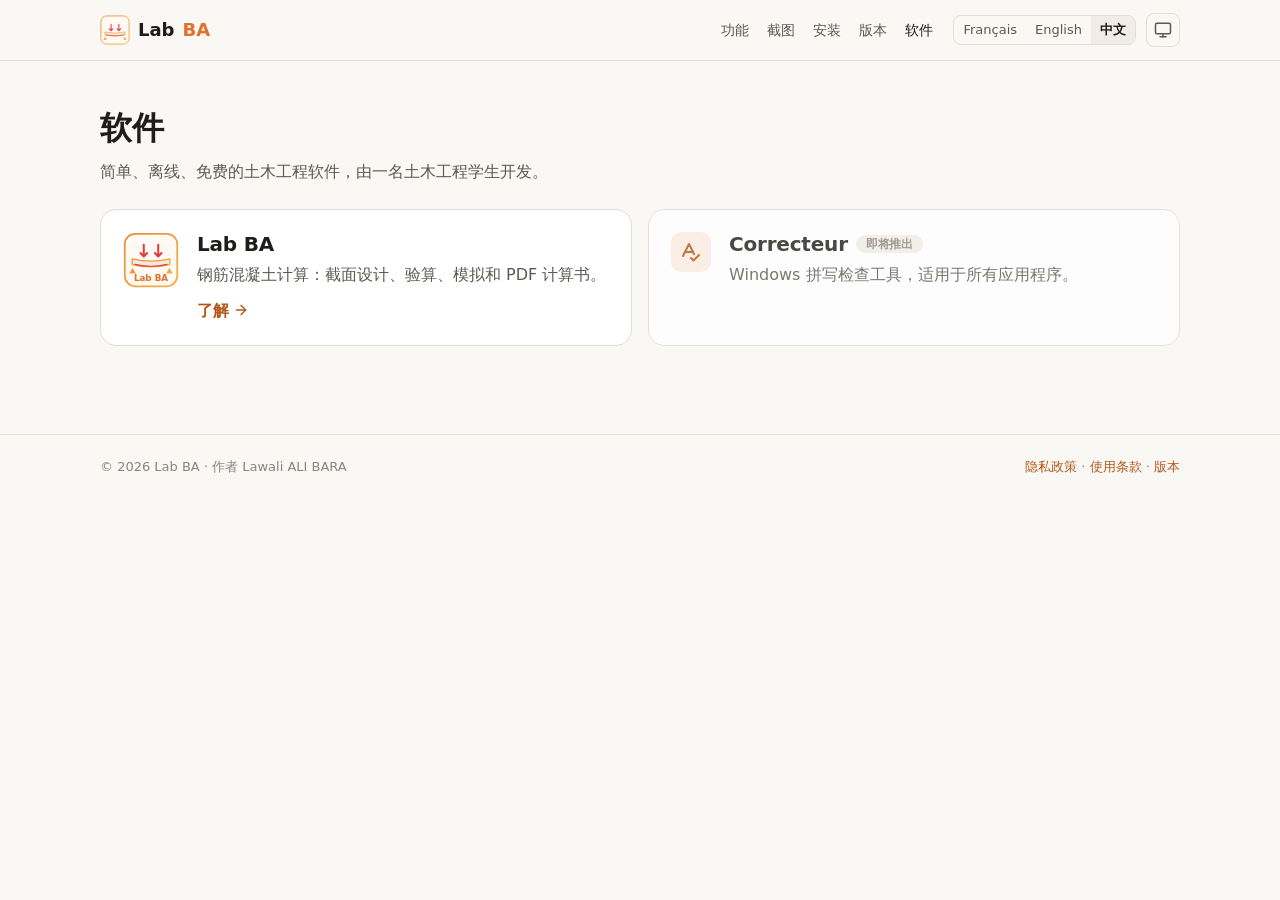
<file: docs/zh/logiciels.html>
<!doctype html>
<html lang="zh-CN" data-langue="zh">
<head>
<meta charset="utf-8">
<meta name="viewport" content="width=device-width, initial-scale=1">
<title>软件 · Lab BA</title>
<meta name="description" content="简单、离线、免费的土木工程软件，由一名土木工程学生开发。">
<link rel="canonical" href="https://alibaralawali-creator.github.io/lab-ba/zh/logiciels.html">
<link rel="alternate" hreflang="fr" href="https://alibaralawali-creator.github.io/lab-ba/logiciels.html">
<link rel="alternate" hreflang="en" href="https://alibaralawali-creator.github.io/lab-ba/en/logiciels.html">
<link rel="alternate" hreflang="zh" href="https://alibaralawali-creator.github.io/lab-ba/zh/logiciels.html">
<link rel="alternate" hreflang="x-default" href="https://alibaralawali-creator.github.io/lab-ba/logiciels.html">
<meta property="og:type" content="website">
<meta property="og:title" content="软件 · Lab BA">
<meta property="og:description" content="简单、离线、免费的土木工程软件，由一名土木工程学生开发。">
<meta property="og:image" content="https://alibaralawali-creator.github.io/lab-ba/captures/apercu.jpg">
<meta property="og:url" content="https://alibaralawali-creator.github.io/lab-ba/zh/logiciels.html">
<meta name="twitter:card" content="summary_large_image">
<meta name="theme-color" content="#1a1917">
<link rel="icon" href="../logo.svg" type="image/svg+xml">
<link rel="alternate icon" href="../icone.png">
<link rel="stylesheet" href="../assets/style.css">
<script>try{var t=localStorage.getItem("labba-site-theme");if(t==="light"||t==="dark")document.documentElement.dataset.theme=t}catch(e){}</script>
<script src="../assets/site.js" defer></script>
</head>
<body>
<header class="entete">
  <div class="largeur entete-ligne">
    <a class="logo" href="index.html"><svg class="logo-dessin" width="30" height="30" viewBox="0 0 512 512" aria-hidden="true"><defs><linearGradient id="logo-or" x1="0" y1="0" x2="1" y2="1"><stop offset="0" stop-color="#f08a3e"/><stop offset="1" stop-color="#f5b041"/></linearGradient></defs>
<rect x="16" y="16" width="480" height="480" rx="96" fill="var(--logo-fond)" stroke="url(#logo-or)" stroke-width="16"/>
<path d="M136 24 V488 M256 24 V488 M376 24 V488 M24 136 H488 M24 256 H488 M24 376 H488" stroke="var(--logo-grille)" stroke-width="2"/>
<g transform="translate(0 44)"><g stroke="var(--logo-charge)" stroke-width="18" stroke-linecap="round" stroke-linejoin="round" fill="none"><path d="M190 116 V222 M160 192 L190 224 L220 192"/><path d="M322 116 V222 M292 192 L322 224 L352 192"/></g>
<path d="M84 246 Q256 286 428 246 V298 Q256 338 84 298 Z" fill="var(--logo-poutre)" stroke="url(#logo-or)" stroke-width="12" stroke-linejoin="round"/>
<path d="M110 296 Q256 330 402 296" stroke="var(--logo-charge)" stroke-width="11" stroke-linecap="round" fill="none"/>
<path d="M88 330 L118 380 H58 Z M424 330 L454 380 H394 Z" fill="url(#logo-or)"/></g></svg> Lab <span>BA</span></a>
    <nav class="menu" aria-label="Menu">
      <a href="index.html#fonctions">功能</a>
      <a href="index.html#captures">截图</a>
      <a href="index.html#installation">安装</a>
      <a href="versions.html">版本</a>
      <a href="logiciels.html" aria-current="page">软件</a>
    </nav>
    <div class="outils">
      <div class="langues"><a href="../logiciels.html" data-choix-langue="fr">Français</a><a href="../en/logiciels.html" data-choix-langue="en">English</a><a href="../zh/logiciels.html" data-choix-langue="zh" aria-current="true">中文</a></div>
      <button class="bouton-icone" data-theme-bouton data-titre-auto="主题：自动（跟随系统）" data-titre-light="主题：浅色" data-titre-dark="主题：深色" aria-label="主题：自动（跟随系统）" title="主题：自动（跟随系统）"><span data-icone="auto"><svg class="icone" width="18" height="18" viewBox="0 0 24 24" fill="none" stroke="currentColor" stroke-width="2" stroke-linecap="round" stroke-linejoin="round" aria-hidden="true"><rect width="20" height="14" x="2" y="3" rx="2"/><line x1="8" x2="16" y1="21" y2="21"/><line x1="12" x2="12" y1="17" y2="21"/></svg></span><span data-icone="light"><svg class="icone" width="18" height="18" viewBox="0 0 24 24" fill="none" stroke="currentColor" stroke-width="2" stroke-linecap="round" stroke-linejoin="round" aria-hidden="true"><circle cx="12" cy="12" r="4"/><path d="M12 2v2"/><path d="M12 20v2"/><path d="m4.93 4.93 1.41 1.41"/><path d="m17.66 17.66 1.41 1.41"/><path d="M2 12h2"/><path d="M20 12h2"/><path d="m6.34 17.66-1.41 1.41"/><path d="m19.07 4.93-1.41 1.41"/></svg></span><span data-icone="dark"><svg class="icone" width="18" height="18" viewBox="0 0 24 24" fill="none" stroke="currentColor" stroke-width="2" stroke-linecap="round" stroke-linejoin="round" aria-hidden="true"><path d="M20.985 12.486a9 9 0 1 1-9.473-9.472c.405-.022.617.46.402.803a6 6 0 0 0 8.268 8.268c.344-.215.825-.004.803.401"/></svg></span></button>
    </div>
  </div>
</header>
<main class="largeur page">
  <h1>软件</h1>
  <p class="texte-section">简单、离线、免费的土木工程软件，由一名土木工程学生开发。</p>
  <div class="grille-logiciels">
    <a class="carte logiciel" href="index.html"><svg class="logo-dessin" width="56" height="56" viewBox="0 0 512 512" aria-hidden="true"><defs><linearGradient id="logo-or" x1="0" y1="0" x2="1" y2="1"><stop offset="0" stop-color="#f08a3e"/><stop offset="1" stop-color="#f5b041"/></linearGradient></defs>
<rect x="16" y="16" width="480" height="480" rx="96" fill="var(--logo-fond)" stroke="url(#logo-or)" stroke-width="16"/>
<path d="M136 24 V488 M256 24 V488 M376 24 V488 M24 136 H488 M24 256 H488 M24 376 H488" stroke="var(--logo-grille)" stroke-width="2"/>
<g><g stroke="var(--logo-charge)" stroke-width="18" stroke-linecap="round" stroke-linejoin="round" fill="none"><path d="M190 116 V222 M160 192 L190 224 L220 192"/><path d="M322 116 V222 M292 192 L322 224 L352 192"/></g>
<path d="M84 246 Q256 286 428 246 V298 Q256 338 84 298 Z" fill="var(--logo-poutre)" stroke="url(#logo-or)" stroke-width="12" stroke-linejoin="round"/>
<path d="M110 296 Q256 330 402 296" stroke="var(--logo-charge)" stroke-width="11" stroke-linecap="round" fill="none"/>
<path d="M88 330 L118 380 H58 Z M424 330 L454 380 H394 Z" fill="url(#logo-or)"/></g><text x="256" y="452" text-anchor="middle" font-family="Segoe UI, system-ui, sans-serif" font-weight="700" font-size="80" fill="var(--logo-texte)">Lab BA</text></svg><div><h2>Lab BA</h2><p>钢筋混凝土计算：截面设计、验算、模拟和 PDF 计算书。</p><span class="lien">了解 <svg class="icone" width="16" height="16" viewBox="0 0 24 24" fill="none" stroke="currentColor" stroke-width="2" stroke-linecap="round" stroke-linejoin="round" aria-hidden="true"><path d="M5 12h14"/><path d="m12 5 7 7-7 7"/></svg></span></div></a>
    <div class="carte logiciel a-venir"><span class="pastille"><svg class="icone" width="24" height="24" viewBox="0 0 24 24" fill="none" stroke="currentColor" stroke-width="2" stroke-linecap="round" stroke-linejoin="round" aria-hidden="true"><path d="m20 15-5.5 5.5L12 18"/><path d="m4 16 6-12 5.115 10.23"/><path d="M6 12h8"/></svg></span><div><h2>Correcteur <span class="badge discret">即将推出</span></h2><p>Windows 拼写检查工具，适用于所有应用程序。</p></div></div>
  </div>
</main>
<footer class="pied">
  <div class="largeur pied-ligne">
    <span>© 2026 Lab BA · 作者 Lawali ALI BARA</span>
    <span><a href="../confidentialite.html">隐私政策</a> · <a href="../conditions.html">使用条款</a> · <a href="versions.html">版本</a></span>
  </div>
</footer>
</body>
</html>
</file>
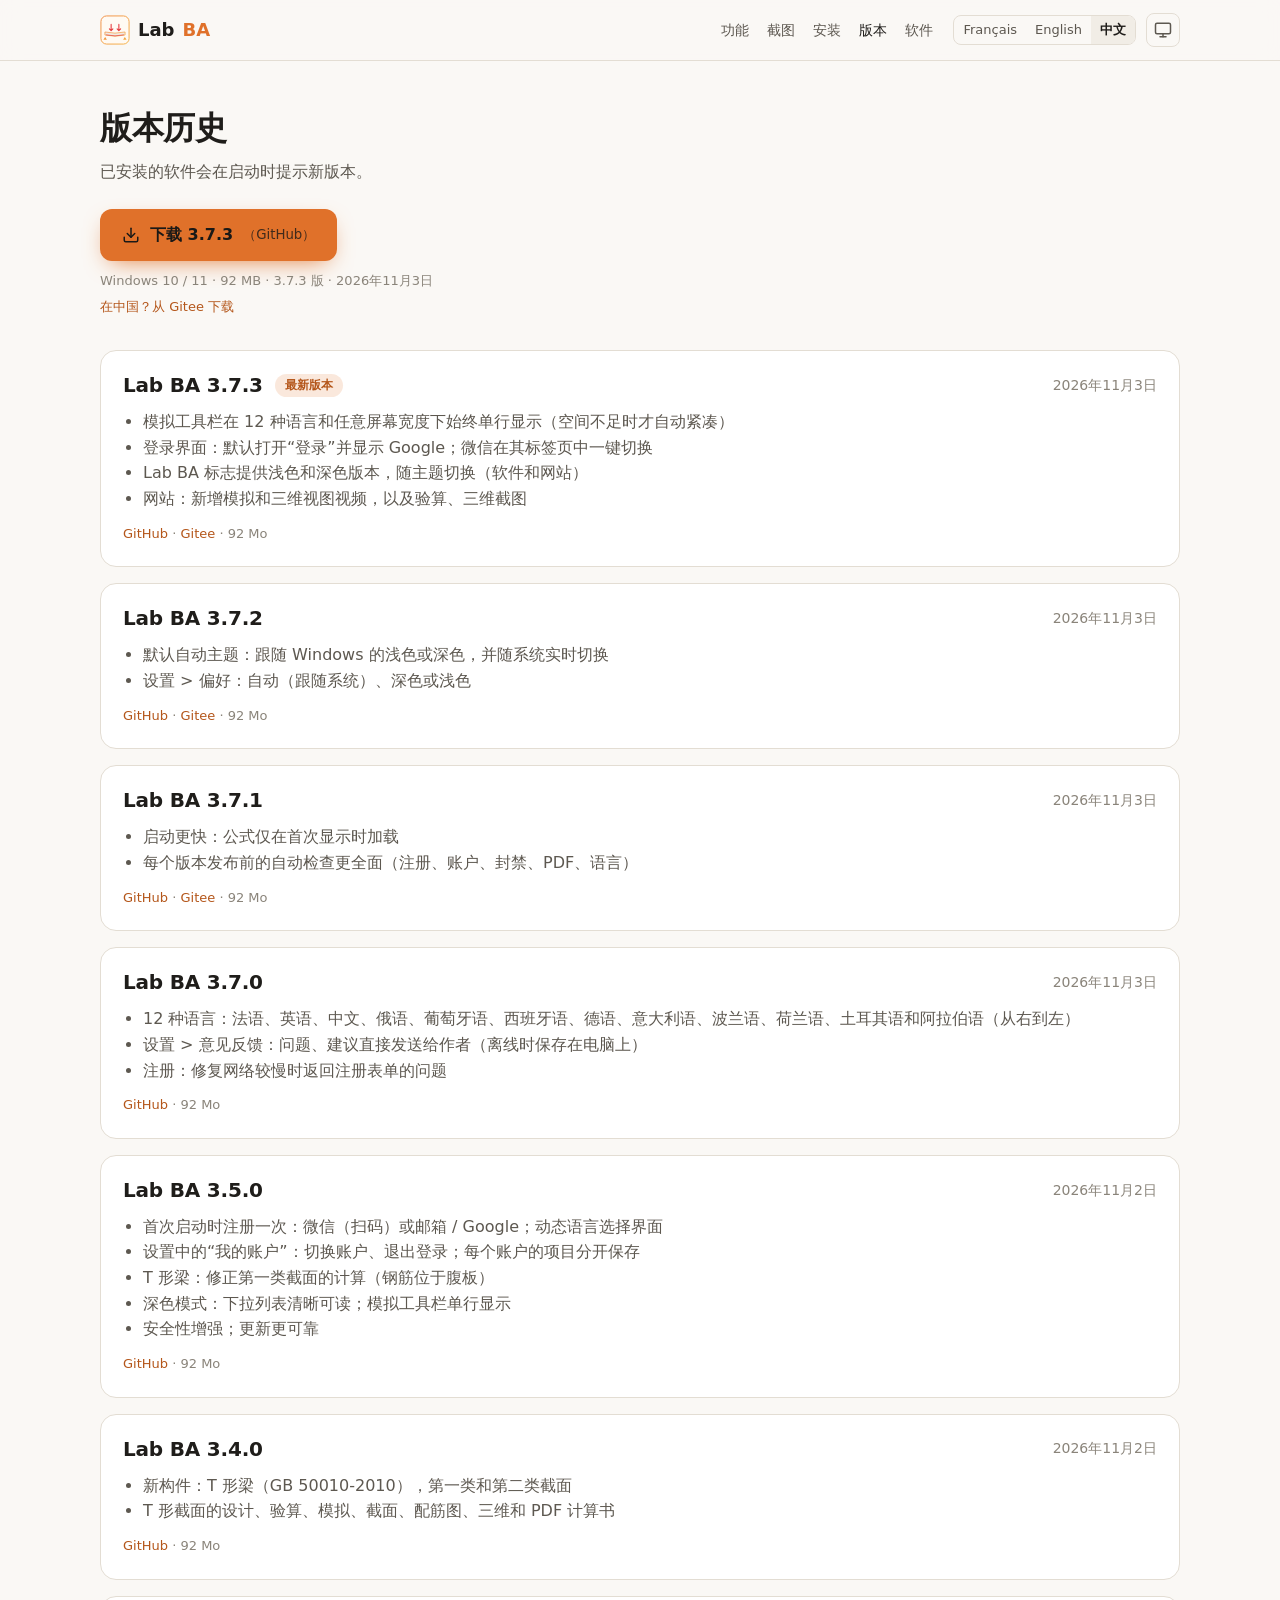
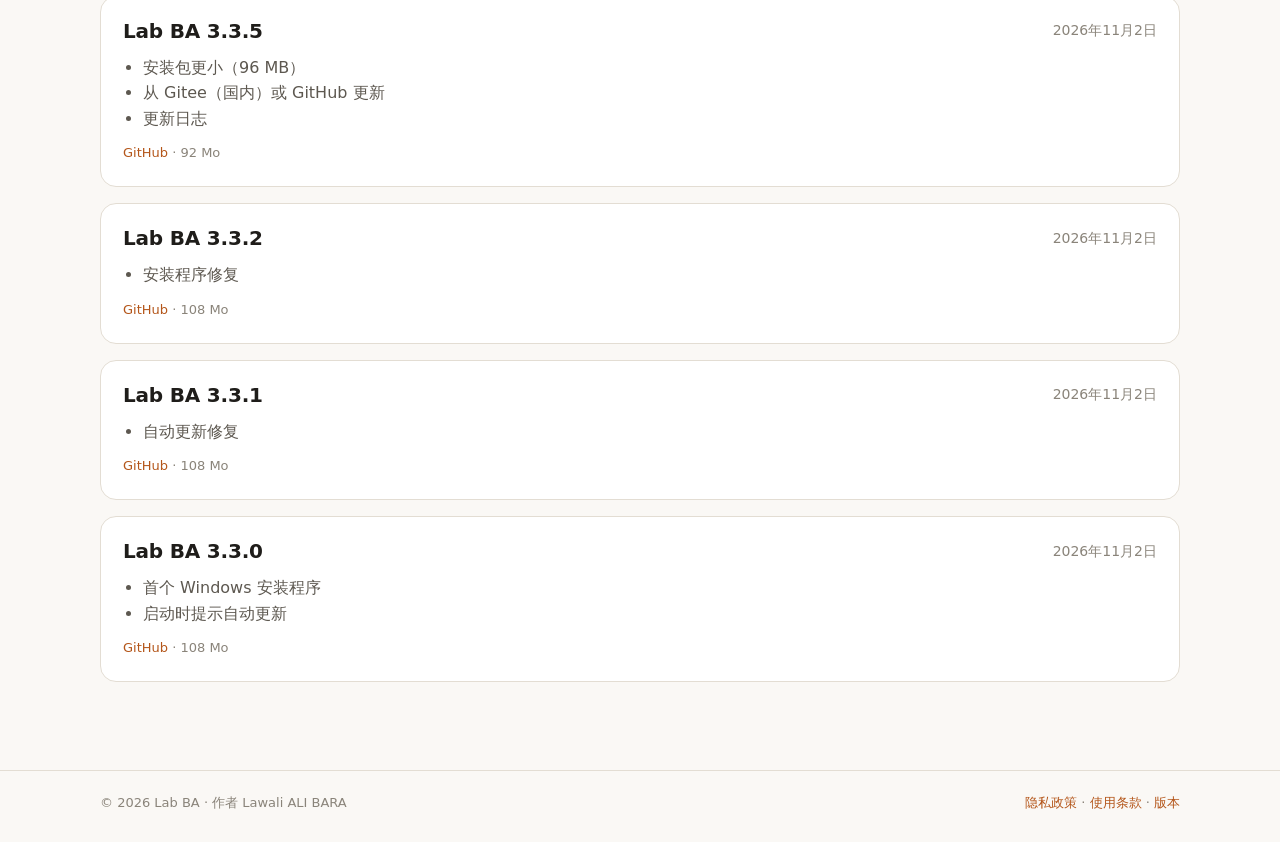
<file: docs/zh/versions.html>
<!doctype html>
<html lang="zh-CN" data-langue="zh">
<head>
<meta charset="utf-8">
<meta name="viewport" content="width=device-width, initial-scale=1">
<title>版本历史 · Lab BA</title>
<meta name="description" content="已安装的软件会在启动时提示新版本。">
<link rel="canonical" href="https://alibaralawali-creator.github.io/lab-ba/zh/versions.html">
<link rel="alternate" hreflang="fr" href="https://alibaralawali-creator.github.io/lab-ba/versions.html">
<link rel="alternate" hreflang="en" href="https://alibaralawali-creator.github.io/lab-ba/en/versions.html">
<link rel="alternate" hreflang="zh" href="https://alibaralawali-creator.github.io/lab-ba/zh/versions.html">
<link rel="alternate" hreflang="x-default" href="https://alibaralawali-creator.github.io/lab-ba/versions.html">
<meta property="og:type" content="website">
<meta property="og:title" content="版本历史 · Lab BA">
<meta property="og:description" content="已安装的软件会在启动时提示新版本。">
<meta property="og:image" content="https://alibaralawali-creator.github.io/lab-ba/captures/apercu.jpg">
<meta property="og:url" content="https://alibaralawali-creator.github.io/lab-ba/zh/versions.html">
<meta name="twitter:card" content="summary_large_image">
<meta name="theme-color" content="#1a1917">
<link rel="icon" href="../logo.svg" type="image/svg+xml">
<link rel="alternate icon" href="../icone.png">
<link rel="stylesheet" href="../assets/style.css">
<script>try{var t=localStorage.getItem("labba-site-theme");if(t==="light"||t==="dark")document.documentElement.dataset.theme=t}catch(e){}</script>
<script src="../assets/site.js" defer></script>
</head>
<body>
<header class="entete">
  <div class="largeur entete-ligne">
    <a class="logo" href="index.html"><svg class="logo-dessin" width="30" height="30" viewBox="0 0 512 512" aria-hidden="true"><defs><linearGradient id="logo-or" x1="0" y1="0" x2="1" y2="1"><stop offset="0" stop-color="#f08a3e"/><stop offset="1" stop-color="#f5b041"/></linearGradient></defs>
<rect x="16" y="16" width="480" height="480" rx="96" fill="var(--logo-fond)" stroke="url(#logo-or)" stroke-width="16"/>
<path d="M136 24 V488 M256 24 V488 M376 24 V488 M24 136 H488 M24 256 H488 M24 376 H488" stroke="var(--logo-grille)" stroke-width="2"/>
<g transform="translate(0 44)"><g stroke="var(--logo-charge)" stroke-width="18" stroke-linecap="round" stroke-linejoin="round" fill="none"><path d="M190 116 V222 M160 192 L190 224 L220 192"/><path d="M322 116 V222 M292 192 L322 224 L352 192"/></g>
<path d="M84 246 Q256 286 428 246 V298 Q256 338 84 298 Z" fill="var(--logo-poutre)" stroke="url(#logo-or)" stroke-width="12" stroke-linejoin="round"/>
<path d="M110 296 Q256 330 402 296" stroke="var(--logo-charge)" stroke-width="11" stroke-linecap="round" fill="none"/>
<path d="M88 330 L118 380 H58 Z M424 330 L454 380 H394 Z" fill="url(#logo-or)"/></g></svg> Lab <span>BA</span></a>
    <nav class="menu" aria-label="Menu">
      <a href="index.html#fonctions">功能</a>
      <a href="index.html#captures">截图</a>
      <a href="index.html#installation">安装</a>
      <a href="versions.html" aria-current="page">版本</a>
      <a href="logiciels.html">软件</a>
    </nav>
    <div class="outils">
      <div class="langues"><a href="../versions.html" data-choix-langue="fr">Français</a><a href="../en/versions.html" data-choix-langue="en">English</a><a href="../zh/versions.html" data-choix-langue="zh" aria-current="true">中文</a></div>
      <button class="bouton-icone" data-theme-bouton data-titre-auto="主题：自动（跟随系统）" data-titre-light="主题：浅色" data-titre-dark="主题：深色" aria-label="主题：自动（跟随系统）" title="主题：自动（跟随系统）"><span data-icone="auto"><svg class="icone" width="18" height="18" viewBox="0 0 24 24" fill="none" stroke="currentColor" stroke-width="2" stroke-linecap="round" stroke-linejoin="round" aria-hidden="true"><rect width="20" height="14" x="2" y="3" rx="2"/><line x1="8" x2="16" y1="21" y2="21"/><line x1="12" x2="12" y1="17" y2="21"/></svg></span><span data-icone="light"><svg class="icone" width="18" height="18" viewBox="0 0 24 24" fill="none" stroke="currentColor" stroke-width="2" stroke-linecap="round" stroke-linejoin="round" aria-hidden="true"><circle cx="12" cy="12" r="4"/><path d="M12 2v2"/><path d="M12 20v2"/><path d="m4.93 4.93 1.41 1.41"/><path d="m17.66 17.66 1.41 1.41"/><path d="M2 12h2"/><path d="M20 12h2"/><path d="m6.34 17.66-1.41 1.41"/><path d="m19.07 4.93-1.41 1.41"/></svg></span><span data-icone="dark"><svg class="icone" width="18" height="18" viewBox="0 0 24 24" fill="none" stroke="currentColor" stroke-width="2" stroke-linecap="round" stroke-linejoin="round" aria-hidden="true"><path d="M20.985 12.486a9 9 0 1 1-9.473-9.472c.405-.022.617.46.402.803a6 6 0 0 0 8.268 8.268c.344-.215.825-.004.803.401"/></svg></span></button>
    </div>
  </div>
</header>
<main class="largeur page">
  <h1>版本历史</h1>
  <p class="texte-section">已安装的软件会在启动时提示新版本。</p>
  <div class="telechargement" data-gitee="https://gitee.com/alibaralawali/lab-ba/releases/download/v3.7.3/Lab-BA-Setup-3.7.3.exe" data-github="https://github.com/alibaralawali-creator/lab-ba/releases/download/v3.7.3/Lab-BA-Setup-3.7.3.exe">
  <a class="bouton-principal" href="https://github.com/alibaralawali-creator/lab-ba/releases/download/v3.7.3/Lab-BA-Setup-3.7.3.exe" data-lien-principal><svg class="icone" width="18" height="18" viewBox="0 0 24 24" fill="none" stroke="currentColor" stroke-width="2" stroke-linecap="round" stroke-linejoin="round" aria-hidden="true"><path d="M12 15V3"/><path d="M21 15v4a2 2 0 0 1-2 2H5a2 2 0 0 1-2-2v-4"/><path d="m7 10 5 5 5-5"/></svg> 下载 3.7.3 <small data-serveur-texte data-gitee-texte="（Gitee，国内）" data-github-texte="（GitHub）">（GitHub）</small></a>
  <p class="infos">Windows 10 / 11 · 92 MB · 3.7.3 版 · 2026年11月3日</p>
  <a class="autre-serveur" href="https://gitee.com/alibaralawali/lab-ba/releases/download/v3.7.3/Lab-BA-Setup-3.7.3.exe" data-lien-autre data-gitee-texte="不在中国？从 GitHub 下载" data-github-texte="在中国？从 Gitee 下载">在中国？从 Gitee 下载</a>
</div>
  <article class="version carte">
    <header><h2>Lab BA 3.7.3</h2><span class="badge">最新版本</span><time datetime="2026-11-03T05:09:30Z">2026年11月3日</time></header>
    <ul><li>模拟工具栏在 12 种语言和任意屏幕宽度下始终单行显示（空间不足时才自动紧凑）</li><li>登录界面：默认打开“登录”并显示 Google；微信在其标签页中一键切换</li><li>Lab BA 标志提供浅色和深色版本，随主题切换（软件和网站）</li><li>网站：新增模拟和三维视图视频，以及验算、三维截图</li></ul>
    <p class="liens-version"><a href="https://github.com/alibaralawali-creator/lab-ba/releases/download/v3.7.3/Lab-BA-Setup-3.7.3.exe">GitHub</a> · <a href="https://gitee.com/alibaralawali/lab-ba/releases/download/v3.7.3/Lab-BA-Setup-3.7.3.exe">Gitee</a> · 92 Mo</p>
  </article>
  <article class="version carte">
    <header><h2>Lab BA 3.7.2</h2><time datetime="2026-11-02T17:45:27Z">2026年11月3日</time></header>
    <ul><li>默认自动主题：跟随 Windows 的浅色或深色，并随系统实时切换</li><li>设置 &gt; 偏好：自动（跟随系统）、深色或浅色</li></ul>
    <p class="liens-version"><a href="https://github.com/alibaralawali-creator/lab-ba/releases/download/v3.7.2/Lab-BA-Setup-3.7.2.exe">GitHub</a> · <a href="https://gitee.com/alibaralawali/lab-ba/releases/download/v3.7.2/Lab-BA-Setup-3.7.2.exe">Gitee</a> · 92 Mo</p>
  </article>
  <article class="version carte">
    <header><h2>Lab BA 3.7.1</h2><time datetime="2026-11-02T17:27:35Z">2026年11月3日</time></header>
    <ul><li>启动更快：公式仅在首次显示时加载</li><li>每个版本发布前的自动检查更全面（注册、账户、封禁、PDF、语言）</li></ul>
    <p class="liens-version"><a href="https://github.com/alibaralawali-creator/lab-ba/releases/download/v3.7.1/Lab-BA-Setup-3.7.1.exe">GitHub</a> · <a href="https://gitee.com/alibaralawali/lab-ba/releases/download/v3.7.1/Lab-BA-Setup-3.7.1.exe">Gitee</a> · 92 Mo</p>
  </article>
  <article class="version carte">
    <header><h2>Lab BA 3.7.0</h2><time datetime="2026-11-02T16:17:25Z">2026年11月3日</time></header>
    <ul><li>12 种语言：法语、英语、中文、俄语、葡萄牙语、西班牙语、德语、意大利语、波兰语、荷兰语、土耳其语和阿拉伯语（从右到左）</li><li>设置 &gt; 意见反馈：问题、建议直接发送给作者（离线时保存在电脑上）</li><li>注册：修复网络较慢时返回注册表单的问题</li></ul>
    <p class="liens-version"><a href="https://github.com/alibaralawali-creator/lab-ba/releases/download/v3.7.0/Lab-BA-Setup-3.7.0.exe">GitHub</a> · 92 Mo</p>
  </article>
  <article class="version carte">
    <header><h2>Lab BA 3.5.0</h2><time datetime="2026-11-02T14:38:49Z">2026年11月2日</time></header>
    <ul><li>首次启动时注册一次：微信（扫码）或邮箱 / Google；动态语言选择界面</li><li>设置中的“我的账户”：切换账户、退出登录；每个账户的项目分开保存</li><li>T 形梁：修正第一类截面的计算（钢筋位于腹板）</li><li>深色模式：下拉列表清晰可读；模拟工具栏单行显示</li><li>安全性增强；更新更可靠</li></ul>
    <p class="liens-version"><a href="https://github.com/alibaralawali-creator/lab-ba/releases/download/v3.5.0/Lab-BA-Setup-3.5.0.exe">GitHub</a> · 92 Mo</p>
  </article>
  <article class="version carte">
    <header><h2>Lab BA 3.4.0</h2><time datetime="2026-11-02T07:44:56Z">2026年11月2日</time></header>
    <ul><li>新构件：T 形梁（GB 50010-2010），第一类和第二类截面</li><li>T 形截面的设计、验算、模拟、截面、配筋图、三维和 PDF 计算书</li></ul>
    <p class="liens-version"><a href="https://github.com/alibaralawali-creator/lab-ba/releases/download/v3.4.0/Lab-BA-Setup-3.4.0.exe">GitHub</a> · 92 Mo</p>
  </article>
  <article class="version carte">
    <header><h2>Lab BA 3.3.5</h2><time datetime="2026-11-01T20:50:59Z">2026年11月2日</time></header>
    <ul><li>安装包更小（96 MB）</li><li>从 Gitee（国内）或 GitHub 更新</li><li>更新日志</li></ul>
    <p class="liens-version"><a href="https://github.com/alibaralawali-creator/lab-ba/releases/download/v3.3.5/Lab-BA-Setup-3.3.5.exe">GitHub</a> · 92 Mo</p>
  </article>
  <article class="version carte">
    <header><h2>Lab BA 3.3.2</h2><time datetime="2026-11-01T19:45:31Z">2026年11月2日</time></header>
    <ul><li>安装程序修复</li></ul>
    <p class="liens-version"><a href="https://github.com/alibaralawali-creator/lab-ba/releases/download/v3.3.2/Lab-BA-Setup-3.3.2.exe">GitHub</a> · 108 Mo</p>
  </article>
  <article class="version carte">
    <header><h2>Lab BA 3.3.1</h2><time datetime="2026-11-01T19:39:59Z">2026年11月2日</time></header>
    <ul><li>自动更新修复</li></ul>
    <p class="liens-version"><a href="https://github.com/alibaralawali-creator/lab-ba/releases/download/v3.3.1/Lab-BA-Setup-3.3.1.exe">GitHub</a> · 108 Mo</p>
  </article>
  <article class="version carte">
    <header><h2>Lab BA 3.3.0</h2><time datetime="2026-11-01T19:16:58Z">2026年11月2日</time></header>
    <ul><li>首个 Windows 安装程序</li><li>启动时提示自动更新</li></ul>
    <p class="liens-version"><a href="https://github.com/alibaralawali-creator/lab-ba/releases/download/v3.3.0/Lab-BA-Setup-3.3.0.exe">GitHub</a> · 108 Mo</p>
  </article>
</main>
<footer class="pied">
  <div class="largeur pied-ligne">
    <span>© 2026 Lab BA · 作者 Lawali ALI BARA</span>
    <span><a href="../confidentialite.html">隐私政策</a> · <a href="../conditions.html">使用条款</a> · <a href="versions.html">版本</a></span>
  </div>
</footer>
</body>
</html>
</file>
<file: docs/assets/style.css>
/* Vitrine Lab BA : mêmes couleurs que le logiciel (sombre par défaut, orange), polices système (Google Fonts bloqué en Chine) */
:root {
  --fond: #faf8f5;
  --fond-2: #ffffff;
  --fond-3: #f1ede6;
  --texte: #1f1d1a;
  --texte-2: #5d5850;
  --texte-3: #8a847a;
  --bord: #e3ddd3;
  --primaire: #e0712a;
  --primaire-texte: #b4561a;
  --sur-primaire: #1a1917;
  --trait: #6b655c;
  --vert: #2f8a4c;
  /* Logo (même dessin que dans le logiciel) : version claire ; version sombre ci-dessous */
  --logo-fond: #fffaf3; --logo-grille: rgb(0 0 0 / 0.06); --logo-poutre: #f1ebe2; --logo-charge: #e5383b; --logo-texte: #e0712a;
  color-scheme: light;
}
@media (prefers-color-scheme: dark) {
  :root:not([data-theme="light"]) {
    --logo-fond: #1c1b19; --logo-grille: rgb(255 255 255 / 0.06); --logo-poutre: #2e2c29; --logo-texte: #f5a23e;
    --fond: #1a1917; --fond-2: #22201d; --fond-3: #2a2824; --texte: #ece8e1; --texte-2: #b5afa5; --texte-3: #857f76;
    --bord: #3a3733; --primaire: #f08a3e; --primaire-texte: #f5a35f; --trait: #a39d93; --vert: #5cc47c; color-scheme: dark;
  }
}
:root[data-theme="dark"] {
  --logo-fond: #1c1b19; --logo-grille: rgb(255 255 255 / 0.06); --logo-poutre: #2e2c29; --logo-texte: #f5a23e;
  --fond: #1a1917; --fond-2: #22201d; --fond-3: #2a2824; --texte: #ece8e1; --texte-2: #b5afa5; --texte-3: #857f76;
  --bord: #3a3733; --primaire: #f08a3e; --primaire-texte: #f5a35f; --trait: #a39d93; --vert: #5cc47c; color-scheme: dark;
}

* { box-sizing: border-box; }
html { scroll-behavior: smooth; scroll-padding-top: 72px; }
body {
  margin: 0; background: var(--fond); color: var(--texte); line-height: 1.6;
  font-family: "Segoe UI", system-ui, -apple-system, "PingFang SC", "Microsoft YaHei", "Noto Sans", sans-serif;
  -webkit-font-smoothing: antialiased;
}
a { color: var(--primaire-texte); text-decoration: none; }
a:hover { text-decoration: underline; }
img { max-width: 100%; height: auto; display: block; }
h1, h2, h3 { line-height: 1.2; letter-spacing: -0.01em; }
.largeur { width: 100%; max-width: 1120px; margin: 0 auto; padding: 0 20px; }
.icone { flex: none; }

/* En-tête */
.entete { position: sticky; top: 0; z-index: 10; background: color-mix(in srgb, var(--fond) 88%, transparent); backdrop-filter: blur(10px); border-bottom: 1px solid var(--bord); }
.entete-ligne { display: flex; align-items: center; gap: 20px; height: 60px; }
.logo { display: flex; align-items: center; gap: 8px; font-weight: 700; font-size: 18px; color: var(--texte); }
.logo span { color: var(--primaire); }
.logo-dessin { flex: none; }
.logo:hover { text-decoration: none; }
.menu { display: flex; gap: 18px; margin-left: auto; font-size: 14px; }
.menu a { color: var(--texte-2); }
.menu a:hover, .menu a[aria-current] { color: var(--texte); text-decoration: none; }
.outils { display: flex; align-items: center; gap: 10px; }
.langues { display: flex; border: 1px solid var(--bord); border-radius: 8px; overflow: hidden; font-size: 13px; }
.langues a { padding: 4px 9px; color: var(--texte-2); }
.langues a[aria-current] { background: var(--fond-3); color: var(--texte); font-weight: 600; }
.langues a:hover { text-decoration: none; color: var(--texte); }
.bouton-icone { display: inline-flex; align-items: center; justify-content: center; width: 34px; height: 34px; border-radius: 8px; border: 1px solid var(--bord); background: transparent; color: var(--texte-2); cursor: pointer; }
.bouton-icone:hover { color: var(--texte); background: var(--fond-3); }
/* Bouton de thème : une icône par mode (automatique = écran, clair = soleil, sombre = lune) */
[data-icone] { display: none; }
:root:not([data-theme]) [data-icone="auto"], :root[data-theme="light"] [data-icone="light"], :root[data-theme="dark"] [data-icone="dark"] { display: inline-flex; }

/* Héros */
.heros { display: grid; grid-template-columns: 1.05fr 1fr; gap: 40px; align-items: center; padding-top: 64px; padding-bottom: 48px; }
.surtitre { margin: 0; color: var(--primaire-texte); font-size: 12px; font-weight: 700; letter-spacing: 0.14em; text-transform: uppercase; }
h1 { font-size: clamp(30px, 4.4vw, 48px); margin: 12px 0 14px; }
.chapo { color: var(--texte-2); font-size: 17px; margin: 0 0 26px; max-width: 560px; }
.poutre { width: 100%; height: auto; }
.poutre .trait-fleches { stroke: var(--primaire); fill: var(--primaire); stroke-width: 2; }
.poutre .beton { fill: color-mix(in srgb, var(--trait) 14%, transparent); stroke: var(--trait); stroke-width: 1.6; }
.poutre .armature { fill: none; stroke: #e5484d; stroke-width: 2.4; }
.poutre .fissures { stroke: var(--texte-2); stroke-width: 1.4; }
.poutre .appui, .poutre .axe { fill: none; stroke: var(--trait); stroke-width: 1.6; }
.poutre .axe { stroke-dasharray: 4 4; }
.poutre .moment { fill: color-mix(in srgb, var(--primaire) 12%, transparent); stroke: var(--primaire); stroke-width: 2; stroke-dasharray: 1; }
.poutre .etiquette { fill: var(--primaire-texte); font: italic 600 15px "Segoe UI", system-ui, sans-serif; }

/* Téléchargement */
.telechargement { display: flex; flex-direction: column; align-items: flex-start; gap: 6px; }
.bouton-principal { display: inline-flex; align-items: center; gap: 10px; padding: 13px 22px; border-radius: 12px; background: var(--primaire); color: var(--sur-primaire); font-weight: 700; font-size: 16px; box-shadow: 0 8px 24px -10px var(--primaire); transition: transform 0.15s; }
.bouton-principal small { font-weight: 500; opacity: 0.8; }
.bouton-principal:hover { text-decoration: none; transform: translateY(-1px); }
.infos { margin: 4px 0 0; font-size: 13px; color: var(--texte-3); }
.autre-serveur { font-size: 13px; }

/* Chiffres */
.chiffres.largeur { width: calc(100% - 40px); max-width: 1080px; }
.chiffres { display: grid; grid-template-columns: repeat(4, 1fr); gap: 1px; background: var(--bord); border: 1px solid var(--bord); border-radius: 16px; overflow: hidden; padding: 0; }
.chiffres div { background: var(--fond-2); padding: 20px 22px; display: flex; flex-direction: column; gap: 2px; }
.chiffres strong { font-size: 26px; color: var(--primaire-texte); }
.chiffres span { font-size: 13px; color: var(--texte-2); }

/* Sections */
.bloc { padding-top: 72px; }
.bloc h2, .page h1 { font-size: clamp(24px, 3vw, 32px); margin: 0 0 12px; }
.texte-section { color: var(--texte-2); max-width: 720px; margin: 0 0 24px; }
.carte { background: var(--fond-2); border: 1px solid var(--bord); border-radius: 16px; padding: 22px; }
.grille-fonctions { display: grid; grid-template-columns: repeat(3, 1fr); gap: 16px; margin-top: 24px; }
.grille-fonctions h3 { font-size: 17px; margin: 14px 0 6px; }
.grille-fonctions p { margin: 0; color: var(--texte-2); font-size: 14.5px; }
.pastille { display: inline-flex; align-items: center; justify-content: center; width: 40px; height: 40px; border-radius: 10px; background: color-mix(in srgb, var(--primaire) 14%, transparent); color: var(--primaire-texte); }
.normes { display: flex; flex-wrap: wrap; gap: 10px; }
.norme { border: 1px solid var(--bord); border-radius: 999px; padding: 6px 14px; font-weight: 600; font-size: 14px; color: var(--texte-2); }
.norme small { font-weight: 500; color: var(--texte-3); margin-left: 4px; }
.norme.dispo { border-color: var(--vert); color: var(--texte); }
.norme.dispo small { color: var(--vert); }

/* Captures */
.grille-captures { display: grid; grid-template-columns: repeat(3, 1fr); gap: 20px; }
.grille-videos { display: grid; grid-template-columns: repeat(2, 1fr); gap: 20px; }
.video { margin: 0; }
.video video { display: block; width: 100%; height: auto; border: 1px solid var(--bord); border-radius: 12px; background: var(--fond-3); }
.video figcaption { margin-top: 8px; font-size: 14px; color: var(--texte-2); }
.capture { margin: 0; }
.capture button { display: block; width: 100%; padding: 0; border: 1px solid var(--bord); border-radius: 12px; overflow: hidden; cursor: zoom-in; background: var(--fond-3); }
.capture img { transition: transform 0.3s; }
.capture button:hover img { transform: scale(1.02); }
.capture figcaption { margin-top: 8px; font-size: 14px; color: var(--texte-2); }
.visionneuse { border: 0; padding: 0; background: transparent; max-width: 96vw; max-height: 94vh; }
.visionneuse::backdrop { background: rgb(0 0 0 / 0.82); }
.visionneuse img, .visionneuse video { max-height: 90vh; max-width: 96vw; border-radius: 10px; display: block; }
.visionneuse [hidden] { display: none; }
.video video { cursor: zoom-in; }
.visionneuse .fermer { position: absolute; top: 8px; right: 8px; background: rgb(0 0 0 / 0.6); color: #fff; border-color: transparent; }

/* Installation, FAQ */
.etapes { list-style: none; padding: 0; margin: 24px 0 28px; display: grid; grid-template-columns: repeat(3, 1fr); gap: 16px; }
.etapes li { display: flex; gap: 14px; background: var(--fond-2); border: 1px solid var(--bord); border-radius: 16px; padding: 20px; }
.etapes h3 { margin: 4px 0 6px; font-size: 16px; }
.etapes p { margin: 0; color: var(--texte-2); font-size: 14px; }
.numero { flex: none; width: 30px; height: 30px; border-radius: 50%; background: var(--primaire); color: var(--sur-primaire); font-weight: 700; display: flex; align-items: center; justify-content: center; }
.faq { display: grid; gap: 10px; max-width: 820px; }
.faq details { background: var(--fond-2); border: 1px solid var(--bord); border-radius: 12px; padding: 14px 18px; }
.faq summary { cursor: pointer; font-weight: 600; }
.faq p { margin: 10px 0 0; color: var(--texte-2); }
.avis { margin-top: 24px; }

/* Versions, logiciels */
.page { padding-top: 48px; }
.page > .telechargement { margin-bottom: 32px; }
.version { margin-bottom: 16px; }
.version header { display: flex; align-items: center; gap: 12px; flex-wrap: wrap; }
.version h2 { font-size: 20px; margin: 0; }
.version time { color: var(--texte-3); font-size: 14px; margin-left: auto; }
.version ul { margin: 12px 0 0; padding-left: 20px; color: var(--texte-2); }
.liens-version { margin: 12px 0 0; font-size: 13px; color: var(--texte-3); }
.badge { background: color-mix(in srgb, var(--primaire) 16%, transparent); color: var(--primaire-texte); font-size: 12px; font-weight: 700; border-radius: 999px; padding: 2px 10px; }
.badge.discret { background: var(--fond-3); color: var(--texte-3); }
.grille-logiciels { display: grid; grid-template-columns: repeat(2, 1fr); gap: 16px; }
.logiciel { display: flex; gap: 18px; color: var(--texte); }
.logiciel:hover { text-decoration: none; border-color: var(--primaire); }
.logiciel h2 { font-size: 20px; margin: 0 0 6px; display: flex; align-items: center; gap: 8px; }
.logiciel p { margin: 0 0 10px; color: var(--texte-2); }
.logiciel .lien { color: var(--primaire-texte); display: inline-flex; align-items: center; gap: 4px; font-weight: 600; }
.a-venir { opacity: 0.8; }

/* Pied */
.pied { margin-top: 88px; border-top: 1px solid var(--bord); }
.pied-ligne { display: flex; justify-content: space-between; flex-wrap: wrap; gap: 10px; padding-top: 22px; padding-bottom: 28px; font-size: 13px; color: var(--texte-3); }

/* Téléphones et tablettes */
@media (max-width: 900px) {
  .heros { grid-template-columns: 1fr; padding-top: 36px; gap: 24px; }
  .heros-image { order: -1; max-width: 520px; }
  .grille-fonctions, .etapes, .grille-captures { grid-template-columns: 1fr 1fr; }
  .grille-videos { grid-template-columns: 1fr; }
  .menu { display: none; }
  .outils { margin-left: auto; }
}
@media (max-width: 600px) {
  .chiffres { grid-template-columns: 1fr 1fr; }
  .grille-fonctions, .etapes, .grille-captures, .grille-logiciels { grid-template-columns: 1fr; }
  .bloc { padding-top: 56px; }
  .bouton-principal { width: 100%; justify-content: center; flex-wrap: wrap; }
  .logo { font-size: 16px; }
  .langues a { padding: 4px 7px; }
}
@media (prefers-reduced-motion: reduce) {
  html { scroll-behavior: auto; }
}
</file>
